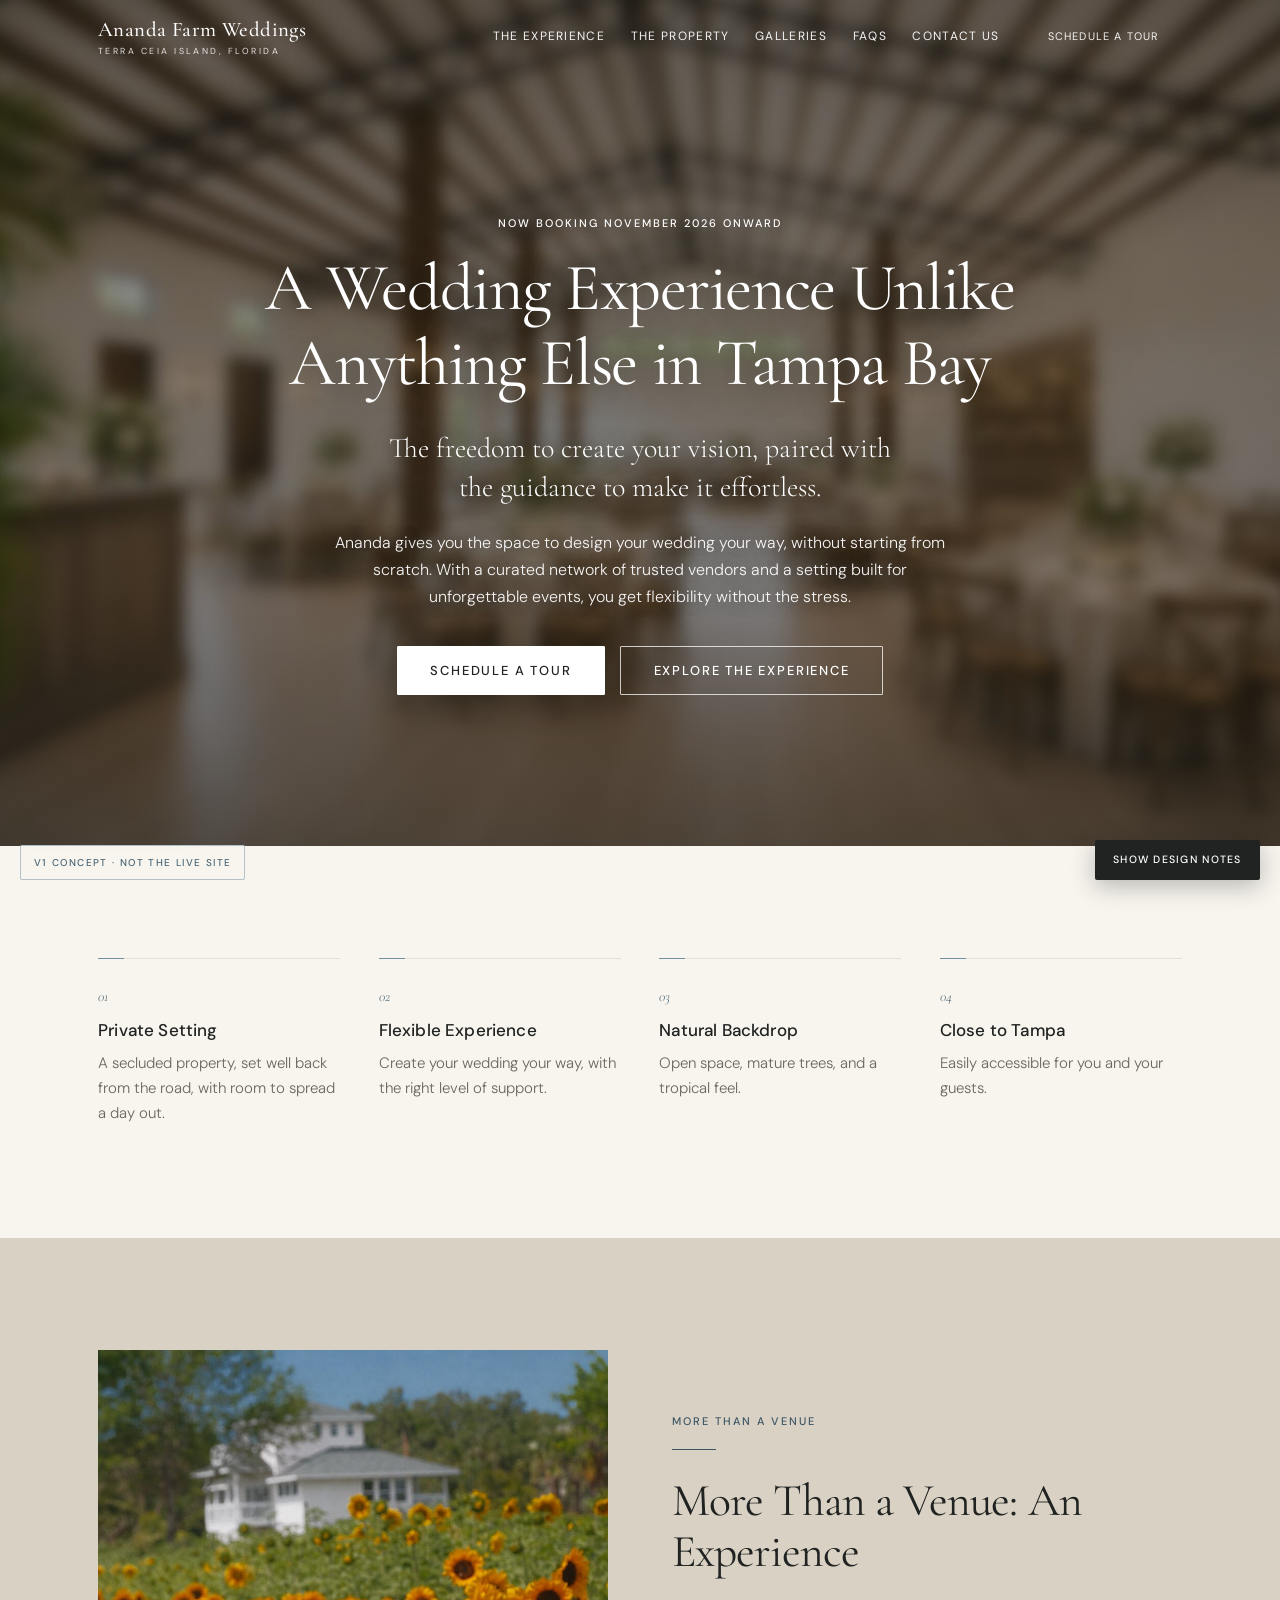
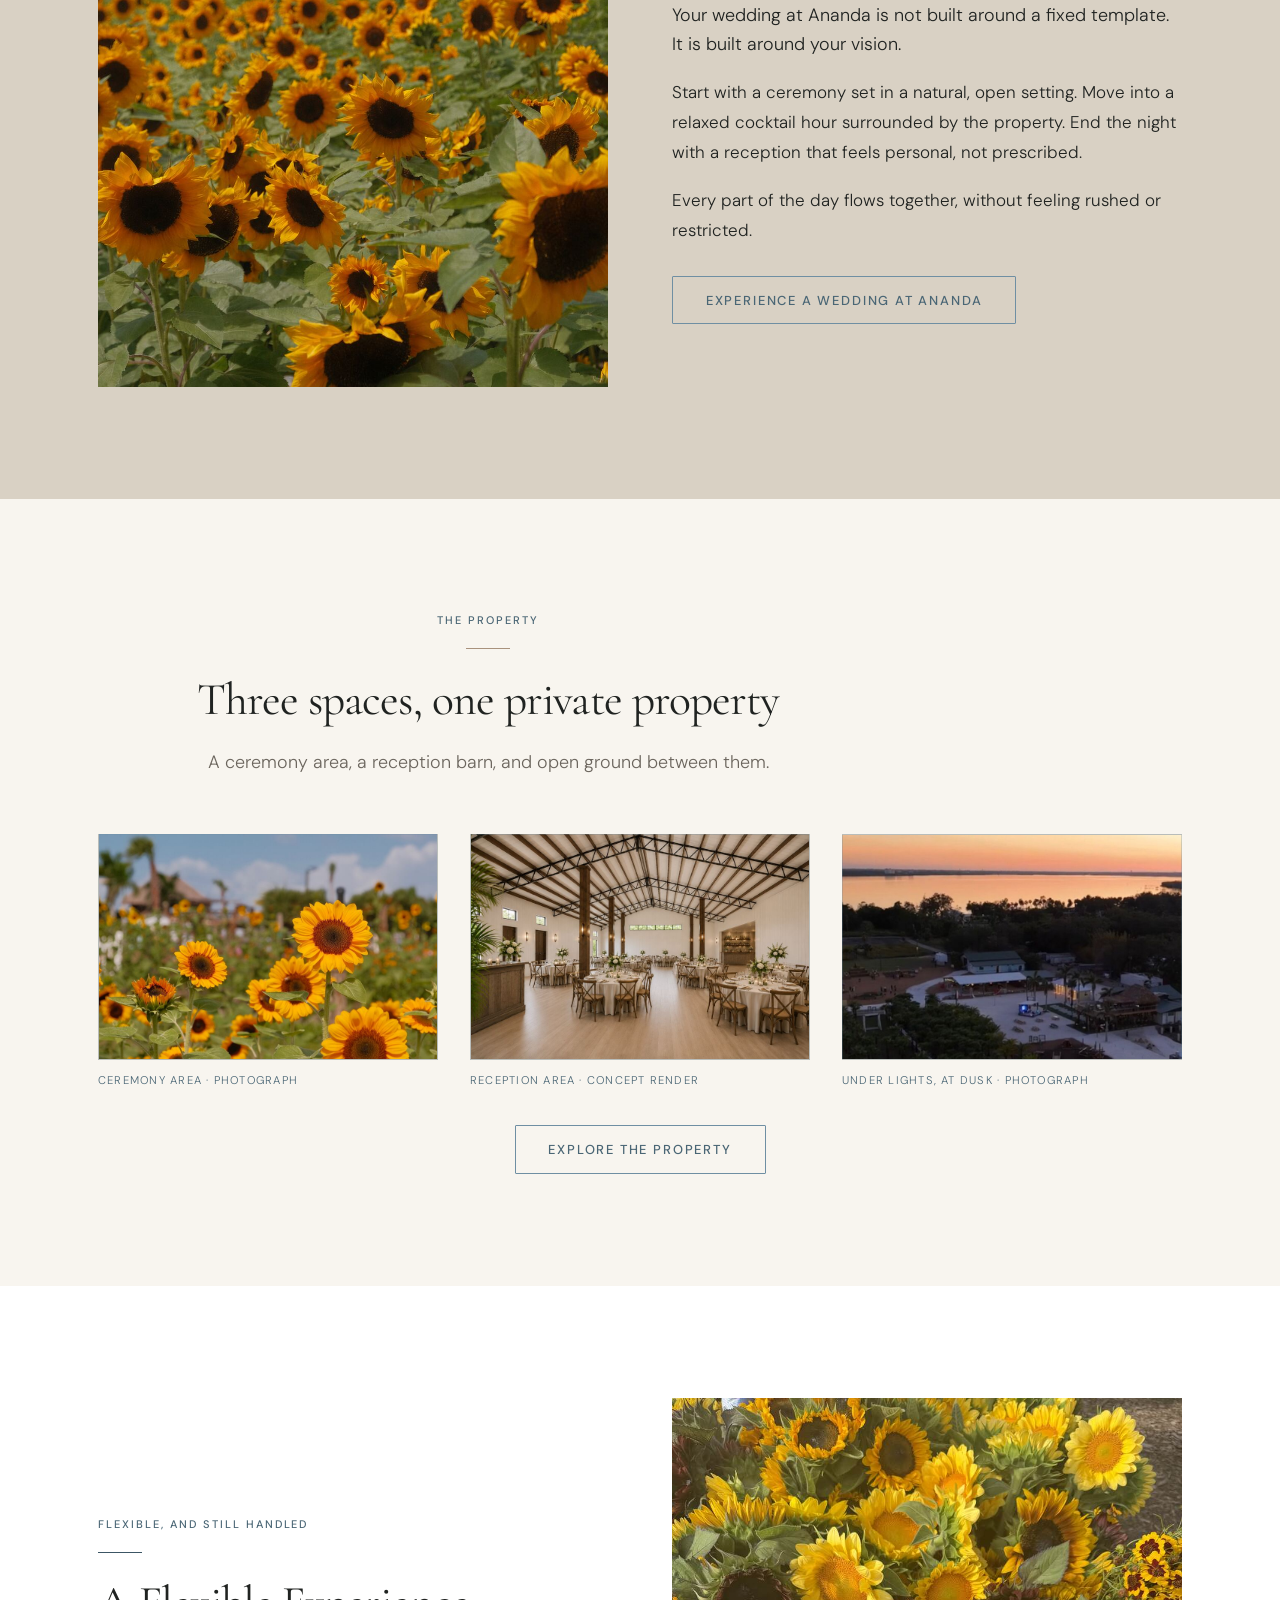
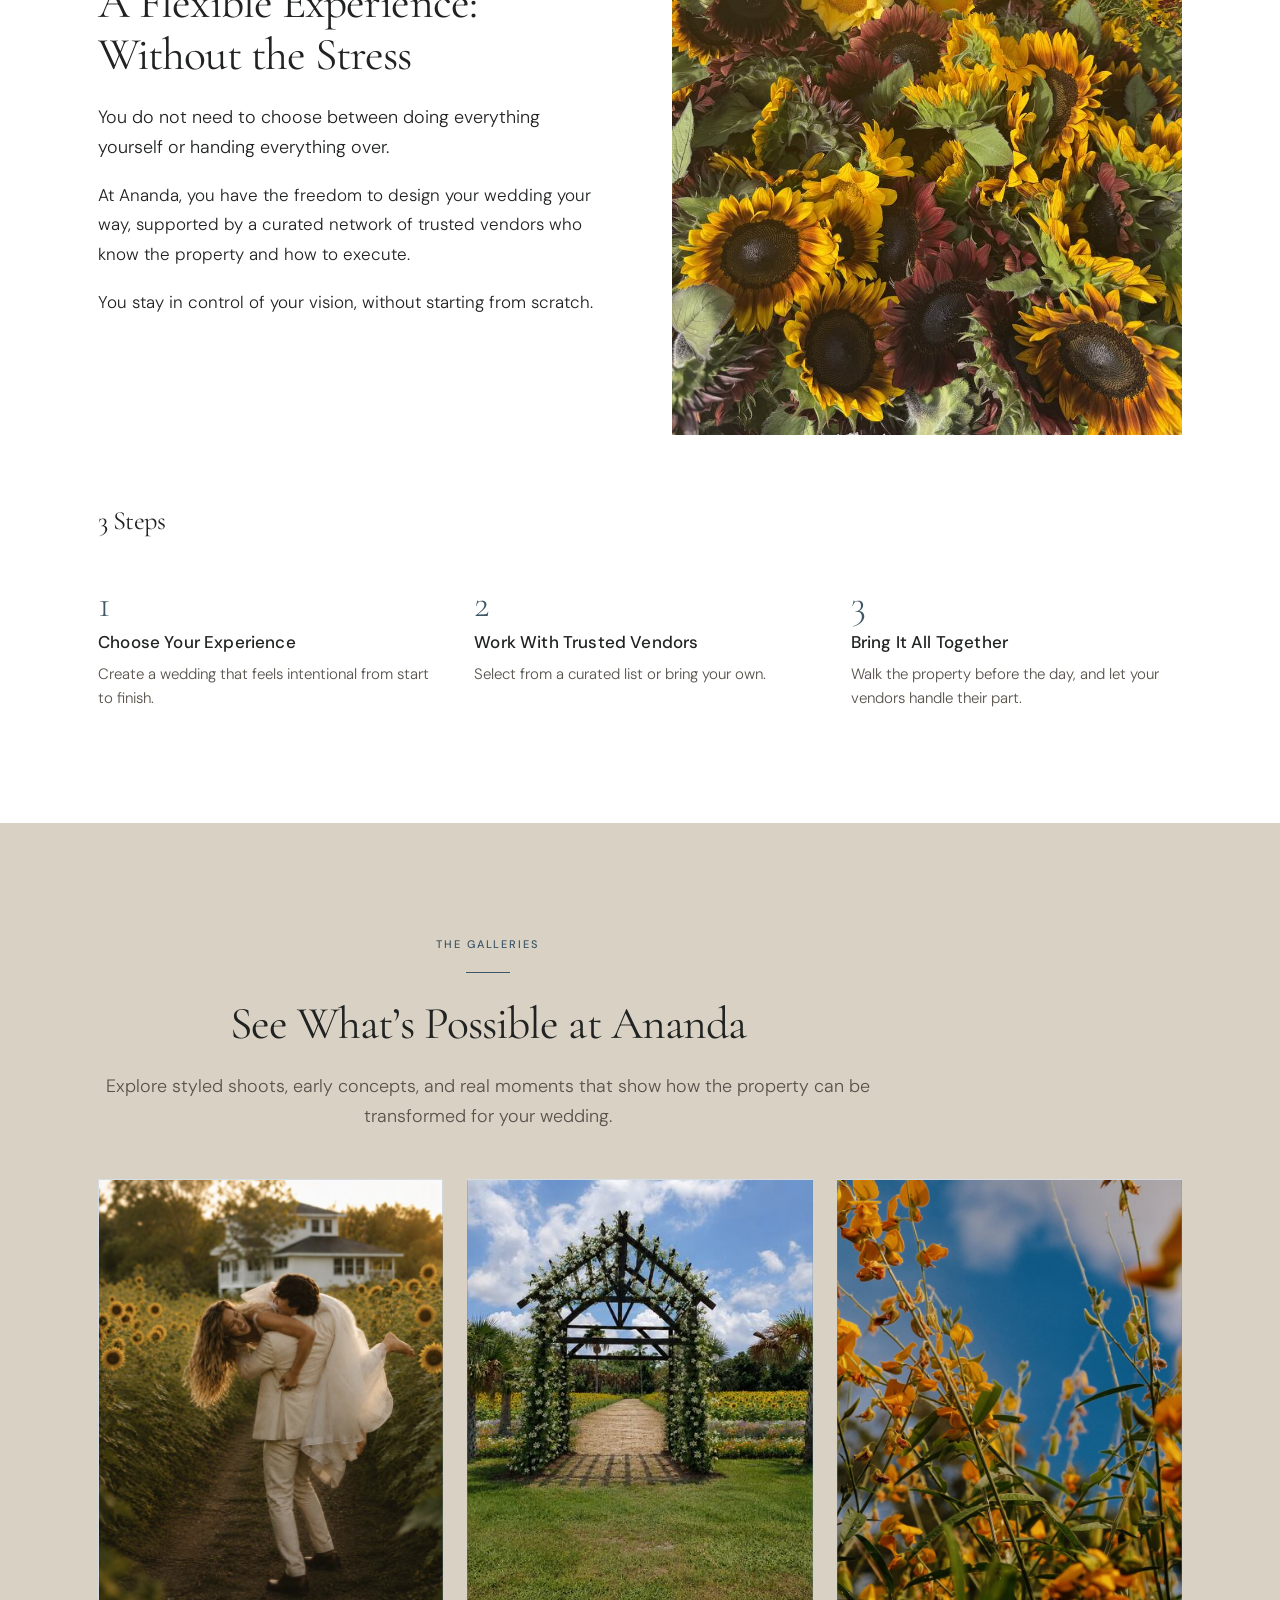
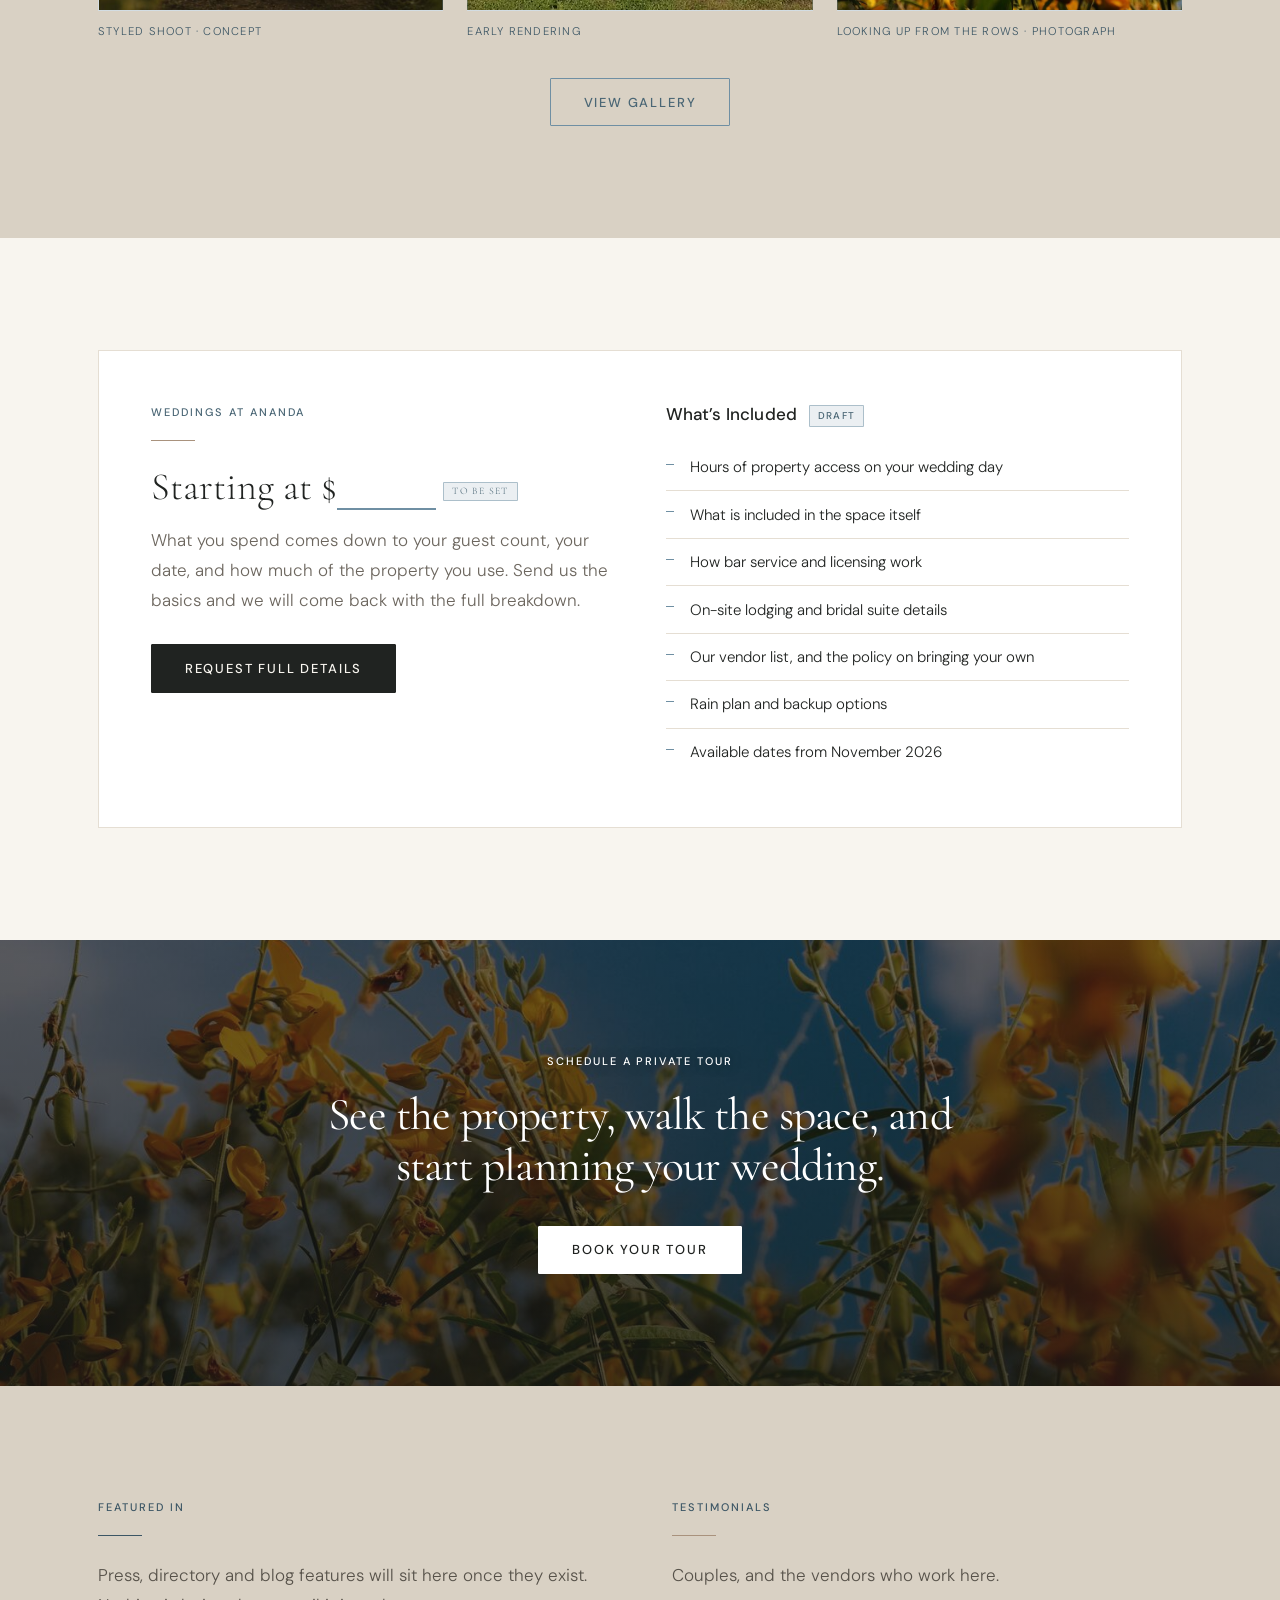
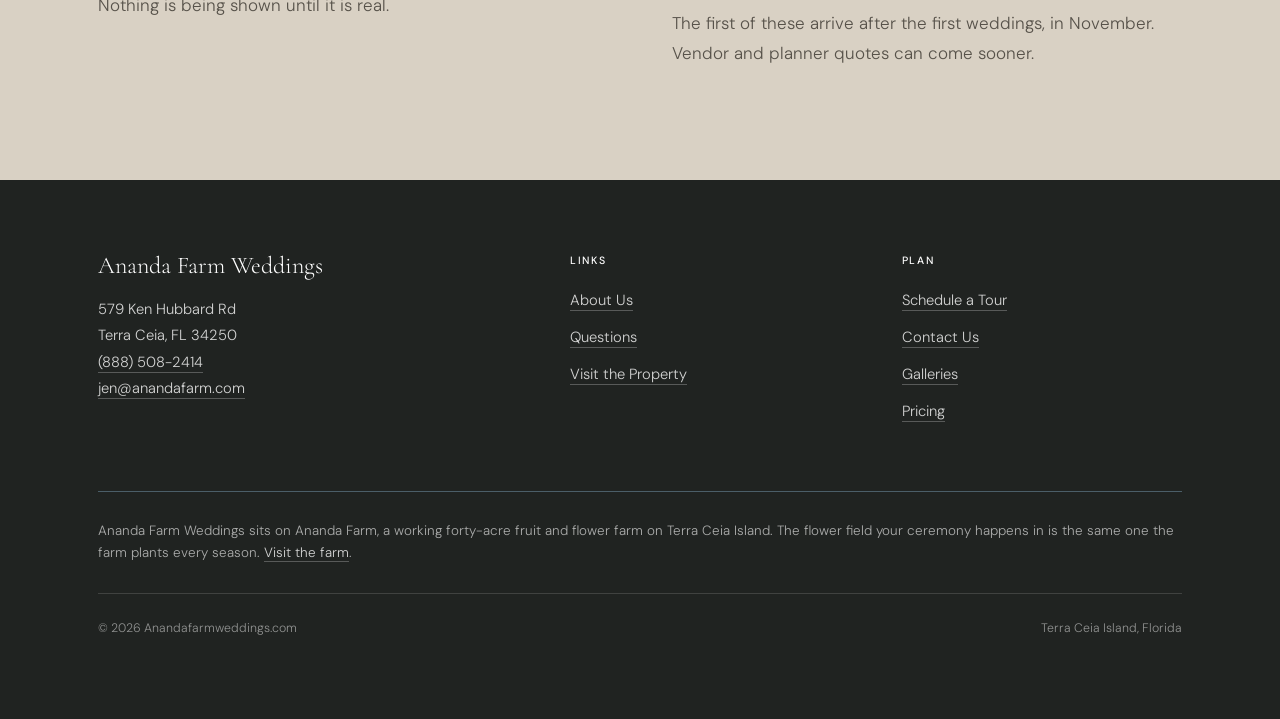
<file: index.html>
<!DOCTYPE html>
<html lang="en">
<head>
<meta charset="utf-8">
<meta name="viewport" content="width=device-width, initial-scale=1">
<title>A Wedding Experience Unlike Anything Else in Tampa Bay | Ananda Farm Weddings</title>
<meta name="description" content="Ananda gives you the space to design your wedding your way, without starting from scratch. A private farm setting on Terra Ceia Island. Now booking November 2026 onward.">

<!-- KEEP THIS TAG WHILE THIS SITS ON A PUBLIC REVIEW URL.
     Without it Google can index the concept, which would compete with the
     real site under the Ananda brand. Delete only at launch. -->
<meta name="robots" content="noindex, nofollow">

<link rel="preconnect" href="https://fonts.googleapis.com">
<link rel="preconnect" href="https://fonts.gstatic.com" crossorigin>
<link href="https://fonts.googleapis.com/css2?family=Cormorant+Garamond:ital,wght@0,300;0,400;0,500;1,300;1,400&family=DM+Sans:ital,opsz,wght@0,9..40,300;0,9..40,400;0,9..40,500;1,9..40,400&display=swap" rel="stylesheet">
<link rel="stylesheet" href="assets/style.css">
</head>
<body class="no-anno">

<!-- ============================ HEADER ============================
     Shared across all pages. Generated from build.py so the eight pages
     cannot drift apart.
     ================================================================ -->
<header class="site-header" id="siteHeader">
  <div class="header-inner">
    <a href="index.html" class="brand">Ananda Farm Weddings<small>Terra Ceia Island, Florida</small></a>
    <button class="nav-toggle" id="navToggle" aria-expanded="false" aria-controls="primaryNav" aria-label="Open menu">
      <svg width="24" height="16" viewBox="0 0 24 16" fill="none" aria-hidden="true"><path d="M0 1h24M0 8h24M0 15h24" stroke="currentColor" stroke-width="1.4"/></svg>
    </button>
    <nav class="nav" id="primaryNav" aria-label="Primary">
      <a href="experience.html">The Experience</a>
      <a href="the-property.html">The Property</a>
      <a href="galleries.html">Galleries</a>
      <a href="faqs.html">FAQs</a>
      <a href="contact.html">Contact Us</a>
      <a href="tours.html" class="btn btn--onDark">Schedule a Tour</a>
    </nav>
  </div>
</header>

<!-- ============================ HERO ============================
     Live skeleton order: H1, subhead, intro paragraph, then CTAs.
     ============================================================== -->
<section class="hero" id="hero">
  <div class="hero__bg" role="img" aria-label="The reception barn at Ananda Farm, shown softly out of focus: black iron trusses, timber columns, whitewashed oak floors and round tables set for dinner."></div>
  <div class="hero__scrim"></div>
  <div class="hero__inner">
    <span class="eyebrow eyebrow--light">Now booking November 2026 onward</span>
    <h1>A Wedding Experience Unlike Anything Else in Tampa Bay</h1>
    <p class="hero__sub">The freedom to create your vision, paired with the guidance to make it effortless.</p>
    <p class="hero__body">Ananda gives you the space to design your wedding your way, without starting from scratch. With a curated network of trusted vendors and a setting built for unforgettable events, you get flexibility without the stress.</p>
    <div class="hero__actions">
      <a href="tours.html" class="btn btn--onPhoto">Schedule a Tour</a>
      <a href="experience.html" class="btn btn--onDark">Explore the Experience</a>
    </div>
  </div>
</section>

<div class="wrap"><div class="anno"><strong>Eight pages, built from your developer&rsquo;s Phase 3 wireframe.</strong> Section order and copy come from the live site and the wireframe; palette and type come from the color doc. Every link in the nav and footer now goes somewhere real, so you can click through the whole site.<br><br><strong>Three deliberate changes to the live wording, consistent across all pages.</strong> Em dashes are replaced with commas and colons, because the brand voice guide bans them. The headline says Tampa Bay rather than Tampa. And the first value prop no longer claims &ldquo;one event at a time,&rdquo; since you asked me to drop that claim; it is your strongest differentiator, so it is worth restoring if you can commit to it.</div></div>

<!-- ============================ FOUR PROPS ============================ -->
<section class="props" id="experience">
  <div class="wrap">
    <div class="props__grid">
      <div class="prop"><span class="prop__num">01</span><h4>Private Setting</h4>
        <p>A secluded property, set well back from the road, with room to spread a day out.</p></div>
      <div class="prop"><span class="prop__num">02</span><h4>Flexible Experience</h4>
        <p>Create your wedding your way, with the right level of support.</p></div>
      <div class="prop"><span class="prop__num">03</span><h4>Natural Backdrop</h4>
        <p>Open space, mature trees, and a tropical feel.</p></div>
      <div class="prop"><span class="prop__num">04</span><h4>Close to Tampa</h4>
        <p>Easily accessible for you and your guests.</p></div>
    </div>
  </div>
</section>

<!-- ============================ MORE THAN A VENUE ============================ -->
<section class="band">
  <div class="wrap">
    <div class="split">
      <div class="split__media">
        <img src="assets/img/field-house.jpg" alt="Rows of sunflowers in bloom across the field, with the white farmhouse and oak canopy behind them under a deep blue sky." width="1000" height="1245" loading="lazy">
      </div>
      <div>
        <span class="eyebrow">More than a venue</span>
        <hr class="rule rule--blue">
        <h2>More Than a Venue: An Experience</h2>
        <p class="lede">Your wedding at Ananda is not built around a fixed template. It is built around your vision.</p>
        <p>Start with a ceremony set in a natural, open setting. Move into a relaxed cocktail hour surrounded by the property. End the night with a reception that feels personal, not prescribed.</p>
        <p>Every part of the day flows together, without feeling rushed or restricted.</p>
        <div class="btn-row" style="margin-top:1.9rem">
          <a href="experience.html" class="btn btn--secondary">Experience a Wedding at Ananda</a>
        </div>
      </div>
    </div>
  </div>
</section>

<!-- ============================ THREE-UP IMAGES ============================ -->
<section id="property">
  <div class="wrap">
    <div class="wrap--narrow center" style="padding-inline:0">
      <span class="eyebrow">The property</span>
      <hr class="rule rule--center">
      <h2>Three spaces, one private property</h2>
      <p class="lede muted">A ceremony area, a reception barn, and open ground between them.</p>
    </div>
    <div class="trio">
      <figure><span class="shot shot--ceremony" role="img" aria-label="Sunflowers in bloom with the pavilion, sabal palms and open sky beyond, photographed at Ananda Farm."></span>
        <figcaption>Ceremony area &middot; photograph</figcaption></figure>
      <figure><span class="shot shot--reception" role="img" aria-label="Interior of the reception barn: white walls, black iron trusses, whitewashed oak floors and set tables."></span>
        <figcaption>Reception area &middot; concept render</figcaption></figure>
      <figure><span class="shot shot--aerial" role="img" aria-label="Ananda Farm from the air at sunset, with lit structures, sabal palms and the bay behind the tree line."></span>
        <figcaption>Under lights, at dusk &middot; photograph</figcaption></figure>
    </div>
    <div class="btn-row btn-row--center" style="margin-top:2.25rem">
      <a href="the-property.html" class="btn btn--secondary">Explore the Property</a>
    </div>
    <div class="wrap"><div class="anno"><strong>Two photographs and one render.</strong> Ceremony and dusk are real; the barn is a render because it is not finished. Captions say which is which only in image rows, which is the honest minimum without labelling the whole site.<br><br><strong>To verify:</strong> the dusk photo shows the bay behind the tree line. Confirm guests can see water from the ground. If they can, it belongs in the hero rather than a caption.</div></div>
  </div>
</section>

<!-- ============================ FLEXIBLE EXPERIENCE ============================ -->
<section class="band band--surface">
  <div class="wrap">
    <div class="split split--flip">
      <div class="split__media">
        <img src="assets/img/bouquets.jpg" alt="An armful of cut sunflowers in yellow, bronze and deep burgundy after harvest." width="860" height="1075" loading="lazy">
      </div>
      <div>
        <span class="eyebrow">Flexible, and still handled</span>
        <hr class="rule rule--blue">
        <h2>A Flexible Experience: Without the Stress</h2>
        <p class="lede">You do not need to choose between doing everything yourself or handing everything over.</p>
        <p>At Ananda, you have the freedom to design your wedding your way, supported by a curated network of trusted vendors who know the property and how to execute.</p>
        <p>You stay in control of your vision, without starting from scratch.</p>
      </div>
    </div>
    <div class="wrap--narrow" style="padding-inline:0;margin-top:clamp(3rem,6vw,4.5rem)">
      <h3 style="margin-bottom:.2em">3 Steps</h3>
    </div>
    <div class="steps">
      <div class="step"><span class="step__n">1</span><h4>Choose Your Experience</h4>
        <p>Create a wedding that feels intentional from start to finish.</p></div>
      <div class="step"><span class="step__n">2</span><h4>Work With Trusted Vendors</h4>
        <p>Select from a curated list or bring your own.</p></div>
      <div class="step"><span class="step__n">3</span><h4>Bring It All Together</h4>
        <p>Walk the property before the day, and let your vendors handle their part.</p></div>
    </div>
    <div class="wrap"><div class="anno"><strong>Step 3 is rewritten.</strong> On the live site steps 1 and 3 carry identical text, which reads as a copy-paste slip rather than deliberate repetition. Replace this with whatever step 3 actually is.</div></div>
  </div>
</section>

<!-- ============================ SEE WHAT IS POSSIBLE ============================ -->
<section class="band" id="galleries">
  <div class="wrap">
    <div class="wrap--narrow center" style="padding-inline:0">
      <span class="eyebrow">The galleries</span>
      <hr class="rule rule--center rule--blue">
      <h2>See What&rsquo;s Possible at Ananda</h2>
      <p class="lede muted">Explore styled shoots, early concepts, and real moments that show how the property can be transformed for your wedding.</p>
    </div>
    <div class="gtiles">
      <figure><span class="tile tile--couple" role="img" aria-label="Concept image of a couple in a row of sunflowers at golden hour."></span>
        <figcaption>Styled shoot &middot; concept</figcaption></figure>
      <figure><span class="tile tile--pergola" role="img" aria-label="Concept rendering of the ceremony pergola framed by sabal palms."></span>
        <figcaption>Early rendering</figcaption></figure>
      <figure><span class="tile tile--sunnhemp" role="img" aria-label="Tall yellow blooms photographed from below against a blue sky with scattered cloud."></span>
        <figcaption>Looking up from the rows &middot; photograph</figcaption></figure>
    </div>
    <div class="btn-row btn-row--center" style="margin-top:2.25rem">
      <a href="galleries.html" class="btn btn--secondary">View Gallery</a>
    </div>
  </div>
</section>

<!-- ============================ PRICING ============================ -->
<section id="pricing">
  <div class="wrap">
    <div class="pricing__card">
      <div>
        <span class="eyebrow">Weddings at Ananda</span>
        <hr class="rule">
        <p class="price">Starting at $<span class="blank">&nbsp;</span><span class="tbd">To be set</span></p>
        <p class="muted" style="margin-top:1rem">What you spend comes down to your guest count, your date, and how much of the property you use. Send us the basics and we will come back with the full breakdown.</p>
        <div class="btn-row" style="margin-top:1.8rem">
          <a href="pricing.html" class="btn btn--primary">Request Full Details</a>
        </div>
      </div>
      <div>
        <h4 style="margin-bottom:1.05rem">What&rsquo;s Included <span class="tbd">Draft</span></h4>
        <ul class="incl">
          <li>Hours of property access on your wedding day</li>
          <li>What is included in the space itself</li>
          <li>How bar service and licensing work</li>
          <li>On-site lodging and bridal suite details</li>
          <li>Our vendor list, and the policy on bringing your own</li>
          <li>Rain plan and backup options</li>
          <li>Available dates from November 2026</li>
        </ul>
      </div>
    </div>
  </div>
</section>

<!-- ============================ TOUR BANNER ============================ -->
<section class="tour" id="tour">
  <div class="tour__bg" role="img" aria-label="Tall yellow blooms photographed from below against a blue sky with scattered cloud."></div>
  <div class="tour__scrim"></div>
  <div class="wrap wrap--narrow">
    <span class="eyebrow eyebrow--light">Schedule a private tour</span>
    <h2>See the property, walk the space, and start planning your wedding.</h2>
    <div class="btn-row btn-row--center" style="margin-top:2.1rem">
      <a href="tours.html" class="btn btn--onPhoto">Book Your Tour</a>
    </div>
  </div>
</section>

<!-- ============================ PROOF ============================ -->
<section class="band" id="contact">
  <div class="wrap">
    <div class="proof">
      <div>
        <span class="eyebrow">Featured in</span>
        <hr class="rule rule--blue">
        <p class="muted">Press, directory and blog features will sit here once they exist. Nothing is being shown until it is real.</p>
      </div>
      <div>
        <span class="eyebrow">Testimonials</span>
        <hr class="rule">
        <p class="muted">Couples, and the vendors who work here.</p>
        <p class="muted">The first of these arrive after the first weddings, in November. Vendor and planner quotes can come sooner.</p>
      </div>
    </div>
    <div class="wrap"><div class="anno"><strong>You cut Featured In earlier and it is back, because it is in the skeleton.</strong> My advice is unchanged: remove both of these from the live page until there is real content. An empty press row and a placeholder quote undercut a premium venue more than having neither.</div></div>
  </div>
</section>

<!-- ============================ FOOTER ============================ -->
<footer class="site-footer">
  <div class="wrap">
    <div class="footer__grid">
      <div>
        <div class="footer__brand">Ananda Farm Weddings</div>
        <p class="footer__meta">
          579 Ken Hubbard Rd<br>
          Terra Ceia, FL 34250<br>
          <a href="tel:+18885082414">(888) 508-2414</a><br>
          <a href="mailto:jen@anandafarm.com">jen@anandafarm.com</a>
        </p>
      </div>
      <div>
        <h5>Links</h5>
        <ul>
          <li><a href="about.html">About Us</a></li>
          <li><a href="faqs.html">Questions</a></li>
          <li><a href="tours.html">Visit the Property</a></li>
        </ul>
      </div>
      <div>
        <h5>Plan</h5>
        <ul>
          <li><a href="tours.html">Schedule a Tour</a></li>
          <li><a href="contact.html">Contact Us</a></li>
          <li><a href="galleries.html">Galleries</a></li>
          <li><a href="pricing.html">Pricing</a></li>
        </ul>
      </div>
    </div>

    <div class="footer__farm">
      Ananda Farm Weddings sits on Ananda Farm, a working forty-acre fruit and flower farm on Terra Ceia Island.
      The flower field your ceremony happens in is the same one the farm plants every season.
      <a href="https://anandafarm.com">Visit the farm</a>.
    </div>

    <div class="footer__bottom">
      <span>&copy; 2026 Anandafarmweddings.com</span>
      <span>Terra Ceia Island, Florida</span>
    </div>
  </div>
</footer>

<span class="concept-tag">V1 concept &middot; not the live site</span>
<button class="anno-toggle" id="annoToggle" aria-pressed="false">Show design notes</button>

<script>
(function () {
  'use strict';
  var header = document.getElementById('siteHeader');
  var hasHero = !!document.querySelector('.hero, .phero');
  function threshold() { return hasHero ? Math.max(120, window.innerHeight * 0.45) : 10; }
  var solidAfter = threshold();
  function onScroll(){ header.classList.toggle('is-solid', window.scrollY > solidAfter); }
  onScroll();
  window.addEventListener('scroll', onScroll, { passive: true });
  window.addEventListener('resize', function(){ solidAfter = threshold(); onScroll(); });

  var toggle = document.getElementById('navToggle');
  var nav = document.getElementById('primaryNav');
  toggle.addEventListener('click', function(){
    var open = nav.classList.toggle('is-open');
    toggle.setAttribute('aria-expanded', String(open));
    toggle.setAttribute('aria-label', open ? 'Close menu' : 'Open menu');
    if (open) header.classList.add('is-solid'); else onScroll();
  });
  nav.addEventListener('click', function(e){
    if (e.target.tagName === 'A' && nav.classList.contains('is-open')) {
      nav.classList.remove('is-open');
      toggle.setAttribute('aria-expanded', 'false');
      onScroll();
    }
  });

  var annoToggle = document.getElementById('annoToggle');
  annoToggle.addEventListener('click', function(){
    var hidden = document.body.classList.toggle('no-anno');
    annoToggle.textContent = hidden ? 'Show design notes' : 'Hide design notes';
    annoToggle.setAttribute('aria-pressed', String(!hidden));
  });

  var form = document.getElementById('inquiryForm');
  if (form) {
    form.addEventListener('submit', function(e){
      e.preventDefault();
      var name = document.getElementById('fname'), email = document.getElementById('femail');
      if (!name.value.trim()) { name.focus(); return; }
      if (!email.value.trim()) { email.focus(); return; }
      var box = document.getElementById('confirmBox');
      box.classList.add('is-shown');
      box.scrollIntoView({ behavior: 'smooth', block: 'center' });
    });
  }
})();
</script>
</body>
</html>
</file>
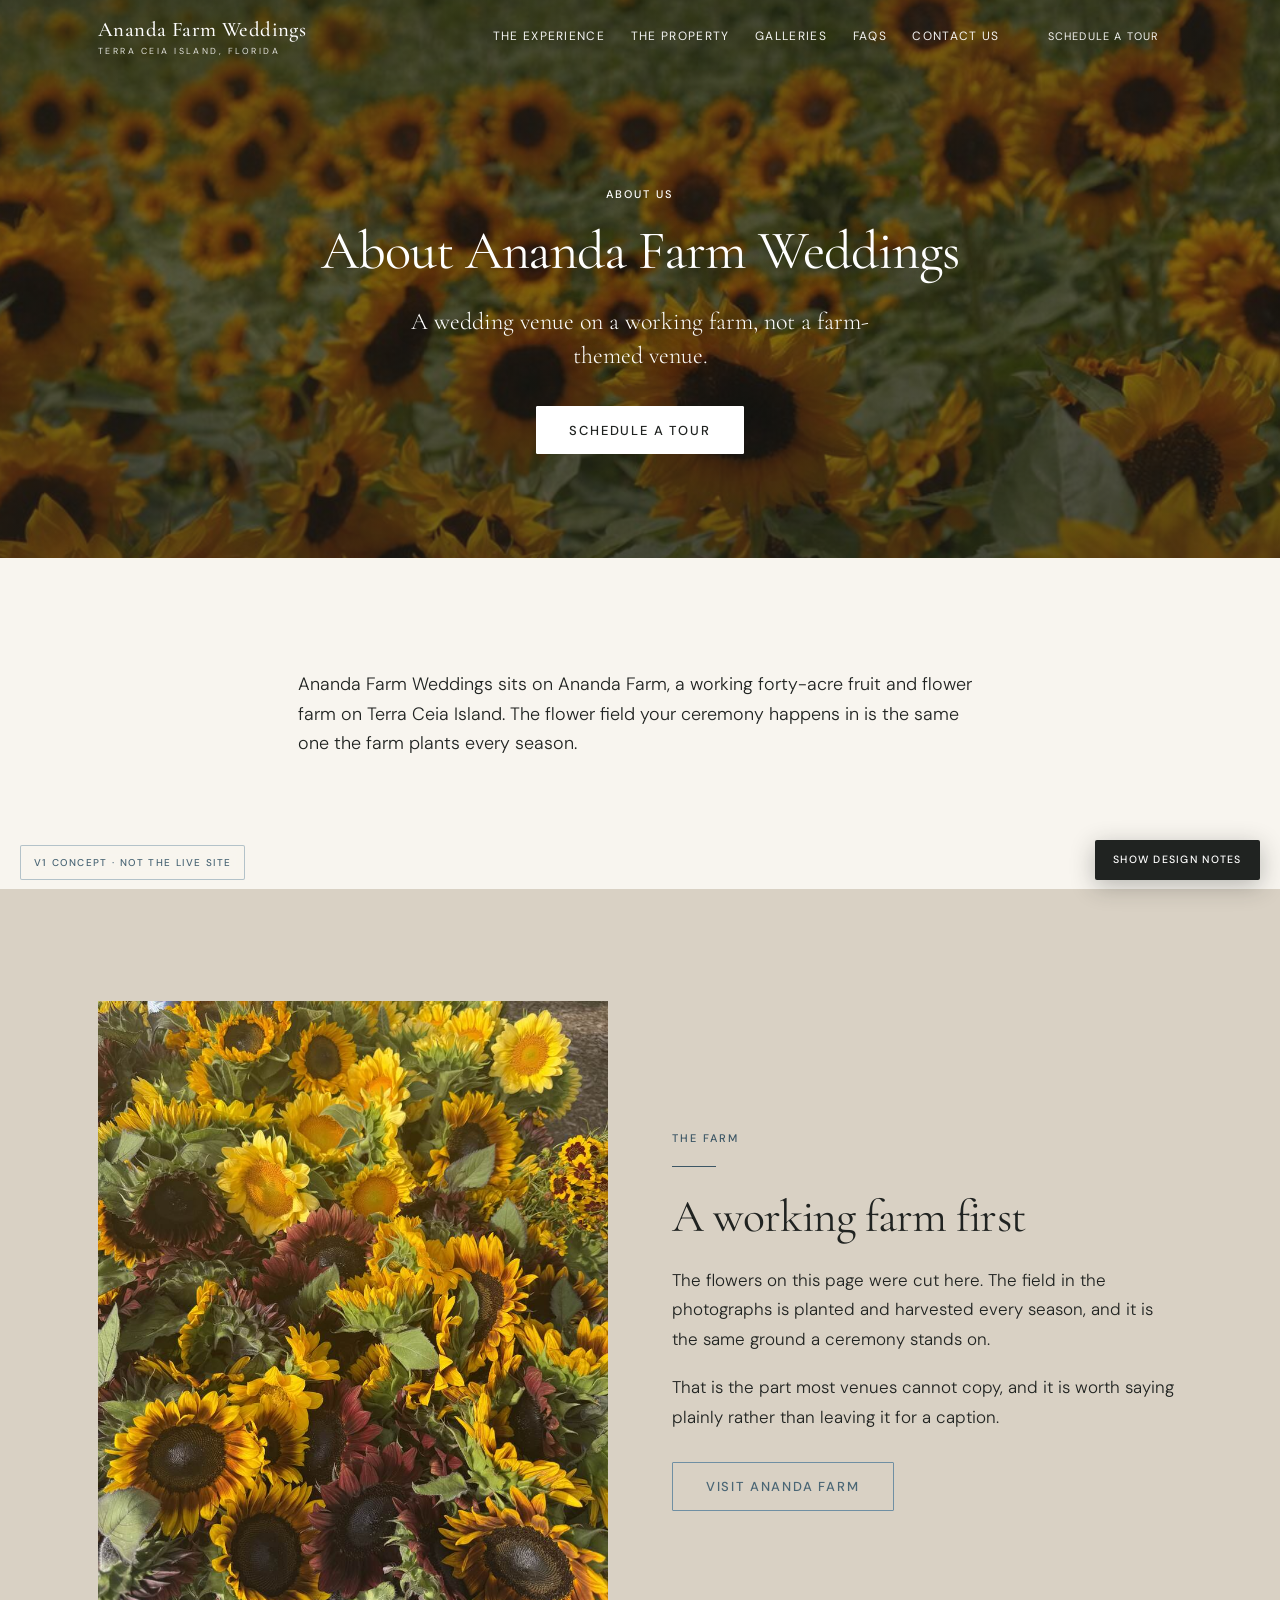
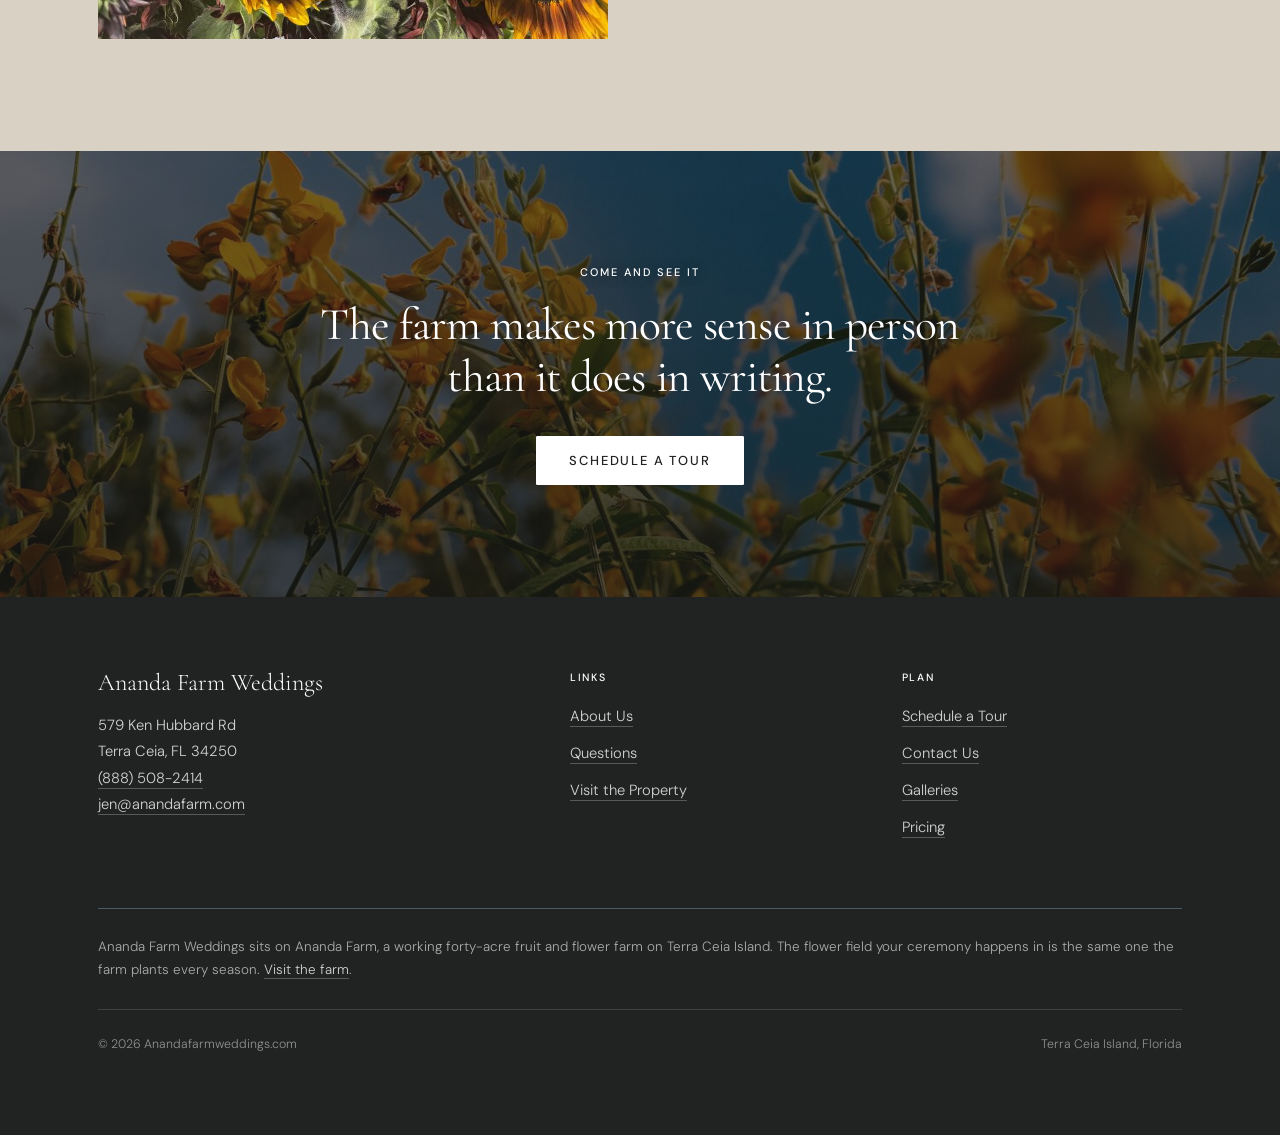
<file: about.html>
<!DOCTYPE html>
<html lang="en">
<head>
<meta charset="utf-8">
<meta name="viewport" content="width=device-width, initial-scale=1">
<title>About Ananda Farm Weddings | Ananda Farm Weddings</title>
<meta name="description" content="Ananda Farm Weddings sits on a working forty-acre fruit and flower farm on Terra Ceia Island, Florida.">

<!-- KEEP THIS TAG WHILE THIS SITS ON A PUBLIC REVIEW URL.
     Without it Google can index the concept, which would compete with the
     real site under the Ananda brand. Delete only at launch. -->
<meta name="robots" content="noindex, nofollow">

<link rel="preconnect" href="https://fonts.googleapis.com">
<link rel="preconnect" href="https://fonts.gstatic.com" crossorigin>
<link href="https://fonts.googleapis.com/css2?family=Cormorant+Garamond:ital,wght@0,300;0,400;0,500;1,300;1,400&family=DM+Sans:ital,opsz,wght@0,9..40,300;0,9..40,400;0,9..40,500;1,9..40,400&display=swap" rel="stylesheet">
<link rel="stylesheet" href="assets/style.css">
</head>
<body class="no-anno">

<!-- ============================ HEADER ============================
     Shared across all pages. Generated from build.py so the eight pages
     cannot drift apart.
     ================================================================ -->
<header class="site-header" id="siteHeader">
  <div class="header-inner">
    <a href="index.html" class="brand">Ananda Farm Weddings<small>Terra Ceia Island, Florida</small></a>
    <button class="nav-toggle" id="navToggle" aria-expanded="false" aria-controls="primaryNav" aria-label="Open menu">
      <svg width="24" height="16" viewBox="0 0 24 16" fill="none" aria-hidden="true"><path d="M0 1h24M0 8h24M0 15h24" stroke="currentColor" stroke-width="1.4"/></svg>
    </button>
    <nav class="nav" id="primaryNav" aria-label="Primary">
      <a href="experience.html">The Experience</a>
      <a href="the-property.html">The Property</a>
      <a href="galleries.html">Galleries</a>
      <a href="faqs.html">FAQs</a>
      <a href="contact.html">Contact Us</a>
      <a href="tours.html" class="btn btn--onDark">Schedule a Tour</a>
    </nav>
  </div>
</header>


<!-- ============================ PAGE HERO ============================ -->
<section class="phero">
  <div class="phero__bg phero__bg--field" role="img" aria-label="Rows of sunflowers in bloom across the field, with the white farmhouse and oak canopy behind them under a deep blue sky."></div>
  <div class="phero__scrim"></div>
  <div class="phero__inner">
    <span class="eyebrow eyebrow--light">About us</span>
    <h1>About Ananda Farm Weddings</h1>
    <p class="phero__sub">A wedding venue on a working farm, not a farm-themed venue.</p>
    <div class="btn-row btn-row--center">
      <a href="tours.html" class="btn btn--onPhoto">Schedule a Tour</a>
    </div>
  </div>
</section>

<section>
  <div class="wrap wrap--narrow">
    <p class="lede">Ananda Farm Weddings sits on Ananda Farm, a working forty-acre fruit and flower farm on Terra Ceia Island. The flower field your ceremony happens in is the same one the farm plants every season.</p>
    <div class="wrap"><div class="anno"><strong>This page is almost entirely placeholder, and it is the one page I cannot write for you.</strong> The live <code>/about-us/</code> page is empty, and an About page is where a family-run venue either earns trust or reads like every other listing.<br><br>What belongs here, roughly in order of value: why you started hosting weddings, who Jen and Chris are, a photograph of the two of you, what the farm was before it was a venue, and what you want a couple&rsquo;s day to feel like. Two or three honest paragraphs in your own words will beat anything I could draft.<br><br>Your brand voice guide also has a specific rule here worth knowing: content about Kristy Boss needs ownership approval before publication, and her story is not a marketing device. If the farm&rsquo;s origin belongs on this page, that approval comes first.</div></div>
  </div>
</section>

<section class="band">
  <div class="wrap">
    <div class="split">
      <div class="split__media">
        <img src="assets/img/bouquets.jpg" alt="An armful of cut sunflowers in yellow, bronze and deep burgundy after harvest." width="860" height="1075" loading="lazy">
      </div>
      <div>
        <span class="eyebrow">The farm</span>
        <hr class="rule rule--blue">
        <h2>A working farm first</h2>
        <p>The flowers on this page were cut here. The field in the photographs is planted and harvested every season, and it is the same ground a ceremony stands on.</p>
        <p>That is the part most venues cannot copy, and it is worth saying plainly rather than leaving it for a caption.</p>
        <div class="btn-row" style="margin-top:1.85rem">
          <a href="https://anandafarm.com" class="btn btn--secondary">Visit Ananda Farm</a>
        </div>
      </div>
    </div>
  </div>
</section>

<section class="tour">
  <div class="tour__bg" role="img" aria-label="Tall yellow blooms photographed from below against a blue sky with scattered cloud."></div>
  <div class="tour__scrim"></div>
  <div class="wrap wrap--narrow">
    <span class="eyebrow eyebrow--light">Come and see it</span>
    <h2>The farm makes more sense in person than it does in writing.</h2>
    <div class="btn-row btn-row--center" style="margin-top:2.1rem">
      <a href="tours.html" class="btn btn--onPhoto">Schedule a Tour</a>
    </div>
  </div>
</section>

<!-- ============================ FOOTER ============================ -->
<footer class="site-footer">
  <div class="wrap">
    <div class="footer__grid">
      <div>
        <div class="footer__brand">Ananda Farm Weddings</div>
        <p class="footer__meta">
          579 Ken Hubbard Rd<br>
          Terra Ceia, FL 34250<br>
          <a href="tel:+18885082414">(888) 508-2414</a><br>
          <a href="mailto:jen@anandafarm.com">jen@anandafarm.com</a>
        </p>
      </div>
      <div>
        <h5>Links</h5>
        <ul>
          <li><a href="about.html">About Us</a></li>
          <li><a href="faqs.html">Questions</a></li>
          <li><a href="tours.html">Visit the Property</a></li>
        </ul>
      </div>
      <div>
        <h5>Plan</h5>
        <ul>
          <li><a href="tours.html">Schedule a Tour</a></li>
          <li><a href="contact.html">Contact Us</a></li>
          <li><a href="galleries.html">Galleries</a></li>
          <li><a href="pricing.html">Pricing</a></li>
        </ul>
      </div>
    </div>

    <div class="footer__farm">
      Ananda Farm Weddings sits on Ananda Farm, a working forty-acre fruit and flower farm on Terra Ceia Island.
      The flower field your ceremony happens in is the same one the farm plants every season.
      <a href="https://anandafarm.com">Visit the farm</a>.
    </div>

    <div class="footer__bottom">
      <span>&copy; 2026 Anandafarmweddings.com</span>
      <span>Terra Ceia Island, Florida</span>
    </div>
  </div>
</footer>

<span class="concept-tag">V1 concept &middot; not the live site</span>
<button class="anno-toggle" id="annoToggle" aria-pressed="false">Show design notes</button>

<script>
(function () {
  'use strict';
  var header = document.getElementById('siteHeader');
  var hasHero = !!document.querySelector('.hero, .phero');
  function threshold() { return hasHero ? Math.max(120, window.innerHeight * 0.45) : 10; }
  var solidAfter = threshold();
  function onScroll(){ header.classList.toggle('is-solid', window.scrollY > solidAfter); }
  onScroll();
  window.addEventListener('scroll', onScroll, { passive: true });
  window.addEventListener('resize', function(){ solidAfter = threshold(); onScroll(); });

  var toggle = document.getElementById('navToggle');
  var nav = document.getElementById('primaryNav');
  toggle.addEventListener('click', function(){
    var open = nav.classList.toggle('is-open');
    toggle.setAttribute('aria-expanded', String(open));
    toggle.setAttribute('aria-label', open ? 'Close menu' : 'Open menu');
    if (open) header.classList.add('is-solid'); else onScroll();
  });
  nav.addEventListener('click', function(e){
    if (e.target.tagName === 'A' && nav.classList.contains('is-open')) {
      nav.classList.remove('is-open');
      toggle.setAttribute('aria-expanded', 'false');
      onScroll();
    }
  });

  var annoToggle = document.getElementById('annoToggle');
  annoToggle.addEventListener('click', function(){
    var hidden = document.body.classList.toggle('no-anno');
    annoToggle.textContent = hidden ? 'Show design notes' : 'Hide design notes';
    annoToggle.setAttribute('aria-pressed', String(!hidden));
  });

  var form = document.getElementById('inquiryForm');
  if (form) {
    form.addEventListener('submit', function(e){
      e.preventDefault();
      var name = document.getElementById('fname'), email = document.getElementById('femail');
      if (!name.value.trim()) { name.focus(); return; }
      if (!email.value.trim()) { email.focus(); return; }
      var box = document.getElementById('confirmBox');
      box.classList.add('is-shown');
      box.scrollIntoView({ behavior: 'smooth', block: 'center' });
    });
  }
})();
</script>
</body>
</html>
</file>
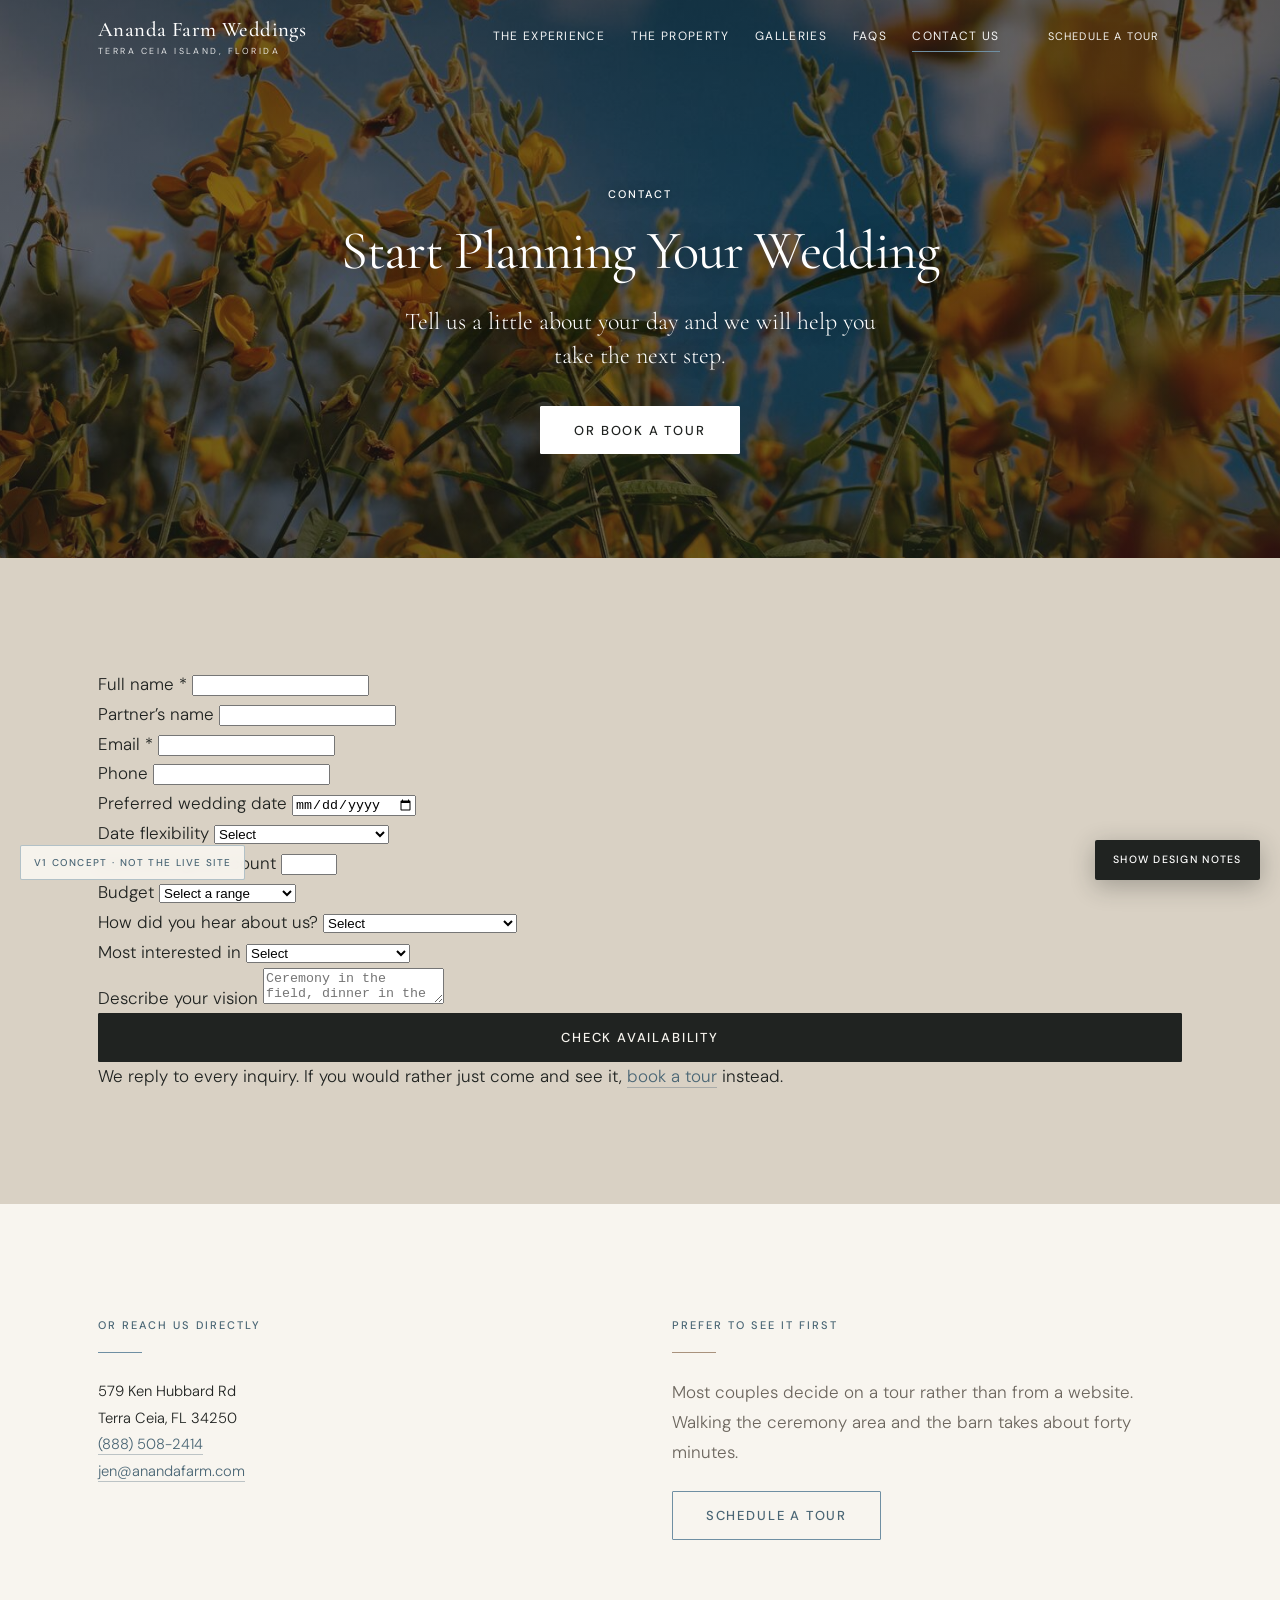
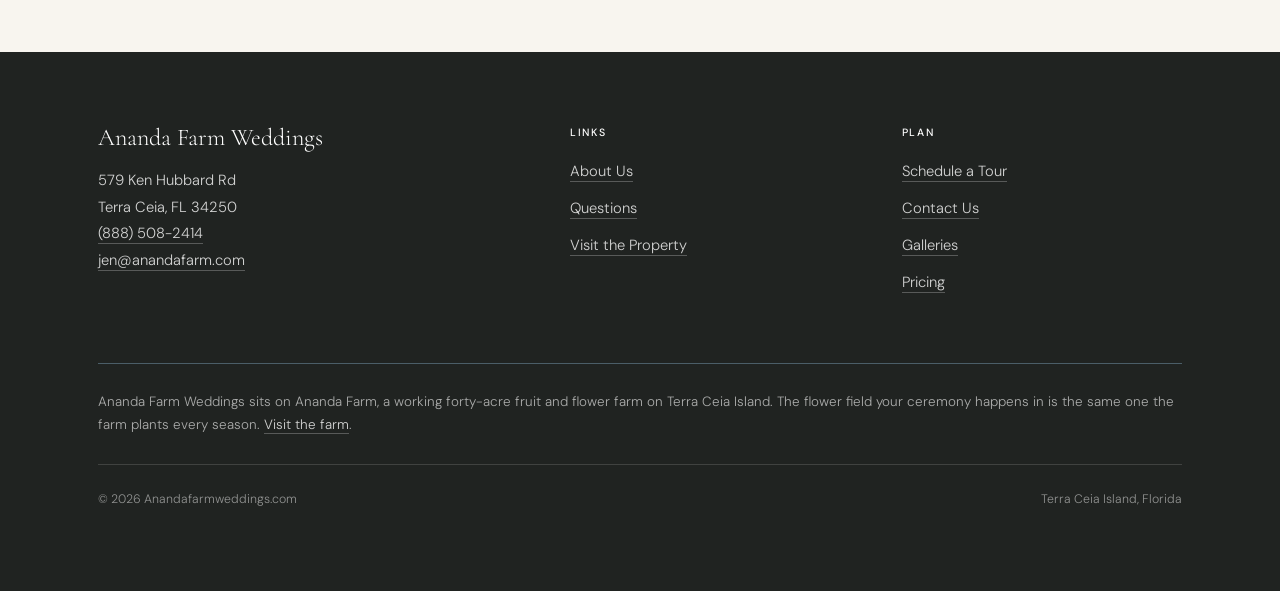
<file: contact.html>
<!DOCTYPE html>
<html lang="en">
<head>
<meta charset="utf-8">
<meta name="viewport" content="width=device-width, initial-scale=1">
<title>Start Planning Your Wedding | Ananda Farm Weddings</title>
<meta name="description" content="Tell us a little about your day and we will help you take the next step. Availability, pricing and next steps for weddings at Ananda Farm.">

<!-- KEEP THIS TAG WHILE THIS SITS ON A PUBLIC REVIEW URL.
     Without it Google can index the concept, which would compete with the
     real site under the Ananda brand. Delete only at launch. -->
<meta name="robots" content="noindex, nofollow">

<link rel="preconnect" href="https://fonts.googleapis.com">
<link rel="preconnect" href="https://fonts.gstatic.com" crossorigin>
<link href="https://fonts.googleapis.com/css2?family=Cormorant+Garamond:ital,wght@0,300;0,400;0,500;1,300;1,400&family=DM+Sans:ital,opsz,wght@0,9..40,300;0,9..40,400;0,9..40,500;1,9..40,400&display=swap" rel="stylesheet">
<link rel="stylesheet" href="assets/style.css">
</head>
<body class="no-anno">

<!-- ============================ HEADER ============================
     Shared across all pages. Generated from build.py so the eight pages
     cannot drift apart.
     ================================================================ -->
<header class="site-header" id="siteHeader">
  <div class="header-inner">
    <a href="index.html" class="brand">Ananda Farm Weddings<small>Terra Ceia Island, Florida</small></a>
    <button class="nav-toggle" id="navToggle" aria-expanded="false" aria-controls="primaryNav" aria-label="Open menu">
      <svg width="24" height="16" viewBox="0 0 24 16" fill="none" aria-hidden="true"><path d="M0 1h24M0 8h24M0 15h24" stroke="currentColor" stroke-width="1.4"/></svg>
    </button>
    <nav class="nav" id="primaryNav" aria-label="Primary">
      <a href="experience.html">The Experience</a>
      <a href="the-property.html">The Property</a>
      <a href="galleries.html">Galleries</a>
      <a href="faqs.html">FAQs</a>
      <a href="contact.html" aria-current="page">Contact Us</a>
      <a href="tours.html" class="btn btn--onDark">Schedule a Tour</a>
    </nav>
  </div>
</header>


<!-- ============================ PAGE HERO ============================ -->
<section class="phero">
  <div class="phero__bg phero__bg--sunnhemp" role="img" aria-label="Tall yellow blooms photographed from below against a blue sky with scattered cloud."></div>
  <div class="phero__scrim"></div>
  <div class="phero__inner">
    <span class="eyebrow eyebrow--light">Contact</span>
    <h1>Start Planning Your Wedding</h1>
    <p class="phero__sub">Tell us a little about your day and we will help you take the next step.</p>
    <div class="btn-row btn-row--center">
      <a href="tours.html" class="btn btn--onPhoto">Or Book a Tour</a>
    </div>
  </div>
</section>

<section class="band" id="inquire">
  <div class="wrap">
    <div class="form-shell">
      <form id="inquiryForm" novalidate>
        <div class="fgrid">
          <div class="field">
            <label for="fname">Full name <span class="req">*</span></label>
            <input type="text" id="fname" name="name" autocomplete="name" required>
          </div>
          <div class="field">
            <label for="fpartner">Partner&rsquo;s name</label>
            <input type="text" id="fpartner" name="partner">
          </div>
          <div class="field">
            <label for="femail">Email <span class="req">*</span></label>
            <input type="email" id="femail" name="email" autocomplete="email" required>
          </div>
          <div class="field">
            <label for="fphone">Phone</label>
            <input type="tel" id="fphone" name="phone" autocomplete="tel">
          </div>
          <div class="field">
            <label for="fdate">Preferred wedding date</label>
            <input type="date" id="fdate" name="date">
          </div>
          <div class="field">
            <label for="fflex">Date flexibility</label>
            <select id="fflex" name="flexibility">
              <option value="">Select</option>
              <option>That date only</option>
              <option>Flexible within the month</option>
              <option>Flexible within the season</option>
              <option>Still deciding</option>
            </select>
          </div>
          <div class="field">
            <label for="fguests">Estimated guest count</label>
            <input type="number" id="fguests" name="guests" min="1" max="500" inputmode="numeric">
          </div>
          <div class="field">
            <label for="fbudget">Budget</label>
            <select id="fbudget" name="budget">
              <option value="">Select a range</option>
              <option>Under $15,000</option>
              <option>$15,000 to $25,000</option>
              <option>$25,000 to $40,000</option>
              <option>$40,000 to $60,000</option>
              <option>$60,000 and above</option>
              <option>Not sure yet</option>
            </select>
          </div>
          <div class="field">
            <label for="fsource">How did you hear about us?</label>
            <select id="fsource" name="source">
              <option value="">Select</option>
              <option>Google search</option>
              <option>Instagram</option>
              <option>Facebook</option>
              <option>A vendor or planner</option>
              <option>Friend or family</option>
              <option>Been to Ananda Farm before</option>
              <option>Other</option>
            </select>
          </div>
          <div class="field">
            <label for="finterest">Most interested in</label>
            <select id="finterest" name="interest">
              <option value="">Select</option>
              <option>A tour of the property</option>
              <option>Pricing details</option>
              <option>Founding couple dates</option>
              <option>Lodging and bridal suite</option>
              <option>General questions</option>
            </select>
          </div>
          <div class="field field--full">
            <label for="fvision">Describe your vision</label>
            <textarea id="fvision" name="vision" placeholder="Ceremony in the field, dinner in the barn, 120 guests, live band until late. Whatever you have so far."></textarea>
          </div>
          <div class="field field--full">
            <button type="submit" class="btn btn--primary" style="width:100%">Check Availability</button>
            <p class="form-note">We reply to every inquiry. If you would rather just come and see it, <a href="tours.html">book a tour</a> instead.</p>
          </div>
        </div>

        <div class="confirm" id="confirmBox" role="status" aria-live="polite">
          <h4>You&rsquo;re One Step Closer</h4>
          <p>We&rsquo;ve received your request and will follow up shortly with availability and next steps. If you&rsquo;re ready, you can also schedule a tour directly.</p>
          <a href="tours.html" class="btn btn--secondary">Schedule a Tour</a>
        </div>
      </form>
    </div>

    <div class="wrap"><div class="anno"><strong>Why these fields.</strong> The live form asks for name, email, email again, and a message, which produces inquiries nobody can triage. Budget and guest count let Jen sort a serious lead from a browser before replying. Date flexibility matters more than usual for you, because a flexible couple can be steered to an open date instead of turned away. &ldquo;How did you hear about us&rdquo; is the only attribution you will get until analytics is installed.<br><br>Everything except name and email is optional on purpose. Required fields cost submissions.<br><br><strong>Developer:</strong> build with WS Form or Fluent Forms, route to jen@anandafarm.com, and push into HoneyBook once it is set up. The confirmation panel above matches the wireframe&rsquo;s &ldquo;You&rsquo;re One Step Closer&rdquo; message and offers the tour as the next action.</div></div>
  </div>
</section>

<section>
  <div class="wrap">
    <div class="proof">
      <div>
        <span class="eyebrow">Or reach us directly</span>
        <hr class="rule rule--blue">
        <p class="footer__meta" style="color:var(--color-text)">
          579 Ken Hubbard Rd<br>
          Terra Ceia, FL 34250<br>
          <a href="tel:+18885082414">(888) 508-2414</a><br>
          <a href="mailto:jen@anandafarm.com">jen@anandafarm.com</a>
        </p>
      </div>
      <div>
        <span class="eyebrow">Prefer to see it first</span>
        <hr class="rule">
        <p class="muted">Most couples decide on a tour rather than from a website. Walking the ceremony area and the barn takes about forty minutes.</p>
        <div class="btn-row" style="margin-top:1.5rem">
          <a href="tours.html" class="btn btn--secondary">Schedule a Tour</a>
        </div>
      </div>
    </div>
  </div>
</section>

<!-- ============================ FOOTER ============================ -->
<footer class="site-footer">
  <div class="wrap">
    <div class="footer__grid">
      <div>
        <div class="footer__brand">Ananda Farm Weddings</div>
        <p class="footer__meta">
          579 Ken Hubbard Rd<br>
          Terra Ceia, FL 34250<br>
          <a href="tel:+18885082414">(888) 508-2414</a><br>
          <a href="mailto:jen@anandafarm.com">jen@anandafarm.com</a>
        </p>
      </div>
      <div>
        <h5>Links</h5>
        <ul>
          <li><a href="about.html">About Us</a></li>
          <li><a href="faqs.html">Questions</a></li>
          <li><a href="tours.html">Visit the Property</a></li>
        </ul>
      </div>
      <div>
        <h5>Plan</h5>
        <ul>
          <li><a href="tours.html">Schedule a Tour</a></li>
          <li><a href="contact.html">Contact Us</a></li>
          <li><a href="galleries.html">Galleries</a></li>
          <li><a href="pricing.html">Pricing</a></li>
        </ul>
      </div>
    </div>

    <div class="footer__farm">
      Ananda Farm Weddings sits on Ananda Farm, a working forty-acre fruit and flower farm on Terra Ceia Island.
      The flower field your ceremony happens in is the same one the farm plants every season.
      <a href="https://anandafarm.com">Visit the farm</a>.
    </div>

    <div class="footer__bottom">
      <span>&copy; 2026 Anandafarmweddings.com</span>
      <span>Terra Ceia Island, Florida</span>
    </div>
  </div>
</footer>

<span class="concept-tag">V1 concept &middot; not the live site</span>
<button class="anno-toggle" id="annoToggle" aria-pressed="false">Show design notes</button>

<script>
(function () {
  'use strict';
  var header = document.getElementById('siteHeader');
  var hasHero = !!document.querySelector('.hero, .phero');
  function threshold() { return hasHero ? Math.max(120, window.innerHeight * 0.45) : 10; }
  var solidAfter = threshold();
  function onScroll(){ header.classList.toggle('is-solid', window.scrollY > solidAfter); }
  onScroll();
  window.addEventListener('scroll', onScroll, { passive: true });
  window.addEventListener('resize', function(){ solidAfter = threshold(); onScroll(); });

  var toggle = document.getElementById('navToggle');
  var nav = document.getElementById('primaryNav');
  toggle.addEventListener('click', function(){
    var open = nav.classList.toggle('is-open');
    toggle.setAttribute('aria-expanded', String(open));
    toggle.setAttribute('aria-label', open ? 'Close menu' : 'Open menu');
    if (open) header.classList.add('is-solid'); else onScroll();
  });
  nav.addEventListener('click', function(e){
    if (e.target.tagName === 'A' && nav.classList.contains('is-open')) {
      nav.classList.remove('is-open');
      toggle.setAttribute('aria-expanded', 'false');
      onScroll();
    }
  });

  var annoToggle = document.getElementById('annoToggle');
  annoToggle.addEventListener('click', function(){
    var hidden = document.body.classList.toggle('no-anno');
    annoToggle.textContent = hidden ? 'Show design notes' : 'Hide design notes';
    annoToggle.setAttribute('aria-pressed', String(!hidden));
  });

  var form = document.getElementById('inquiryForm');
  if (form) {
    form.addEventListener('submit', function(e){
      e.preventDefault();
      var name = document.getElementById('fname'), email = document.getElementById('femail');
      if (!name.value.trim()) { name.focus(); return; }
      if (!email.value.trim()) { email.focus(); return; }
      var box = document.getElementById('confirmBox');
      box.classList.add('is-shown');
      box.scrollIntoView({ behavior: 'smooth', block: 'center' });
    });
  }
})();
</script>
</body>
</html>
</file>
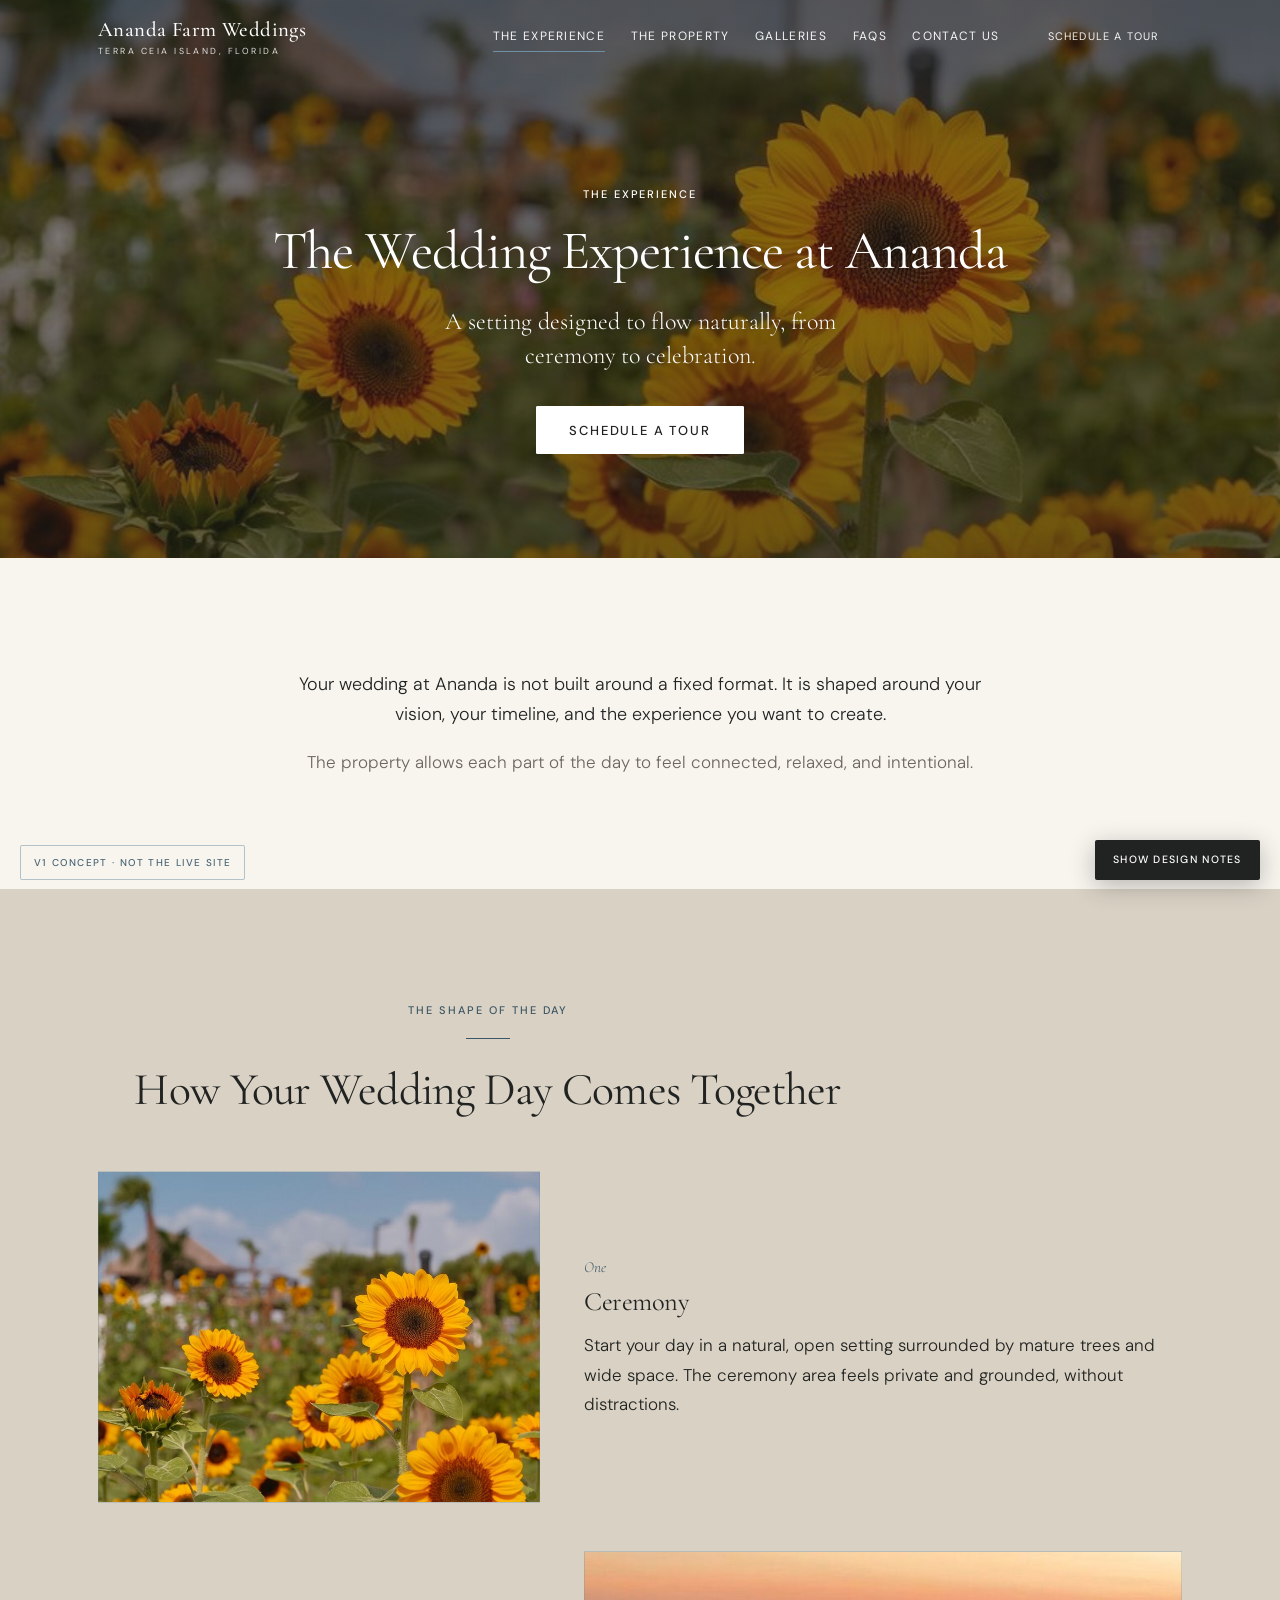
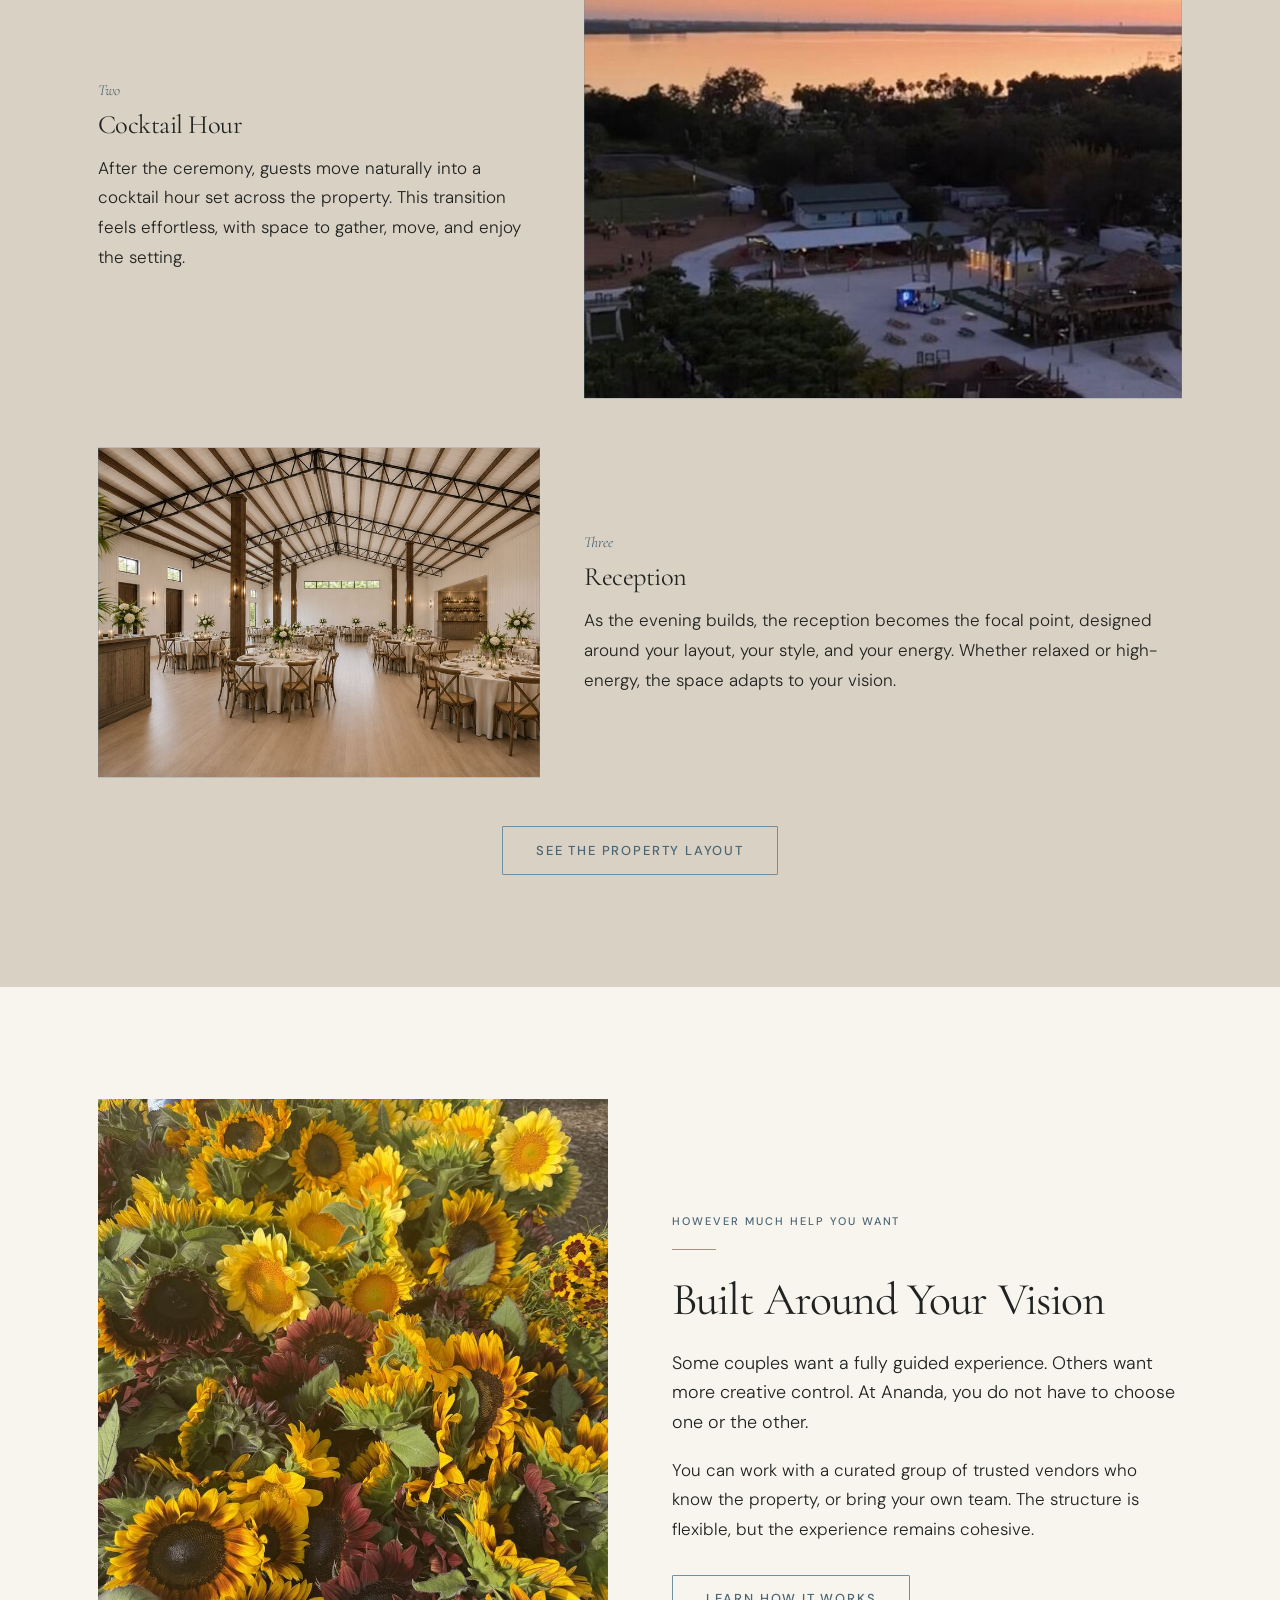
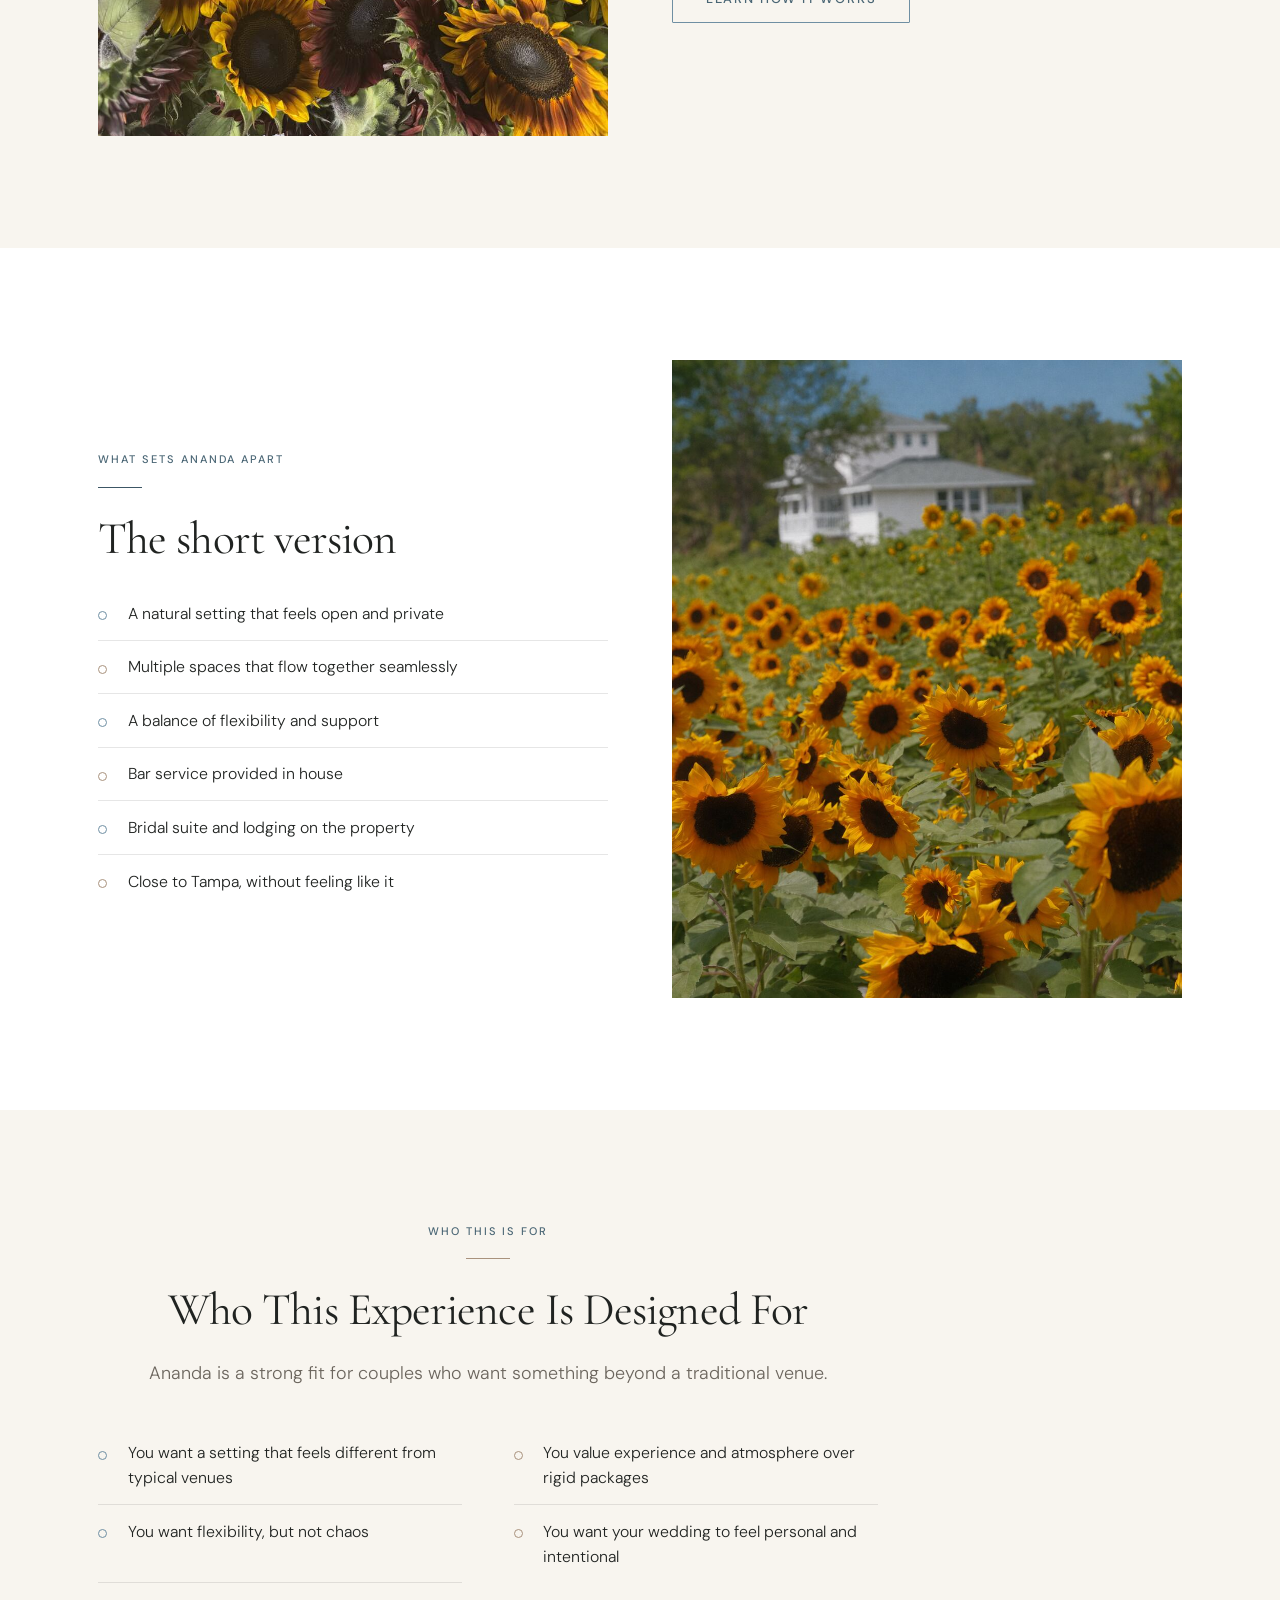
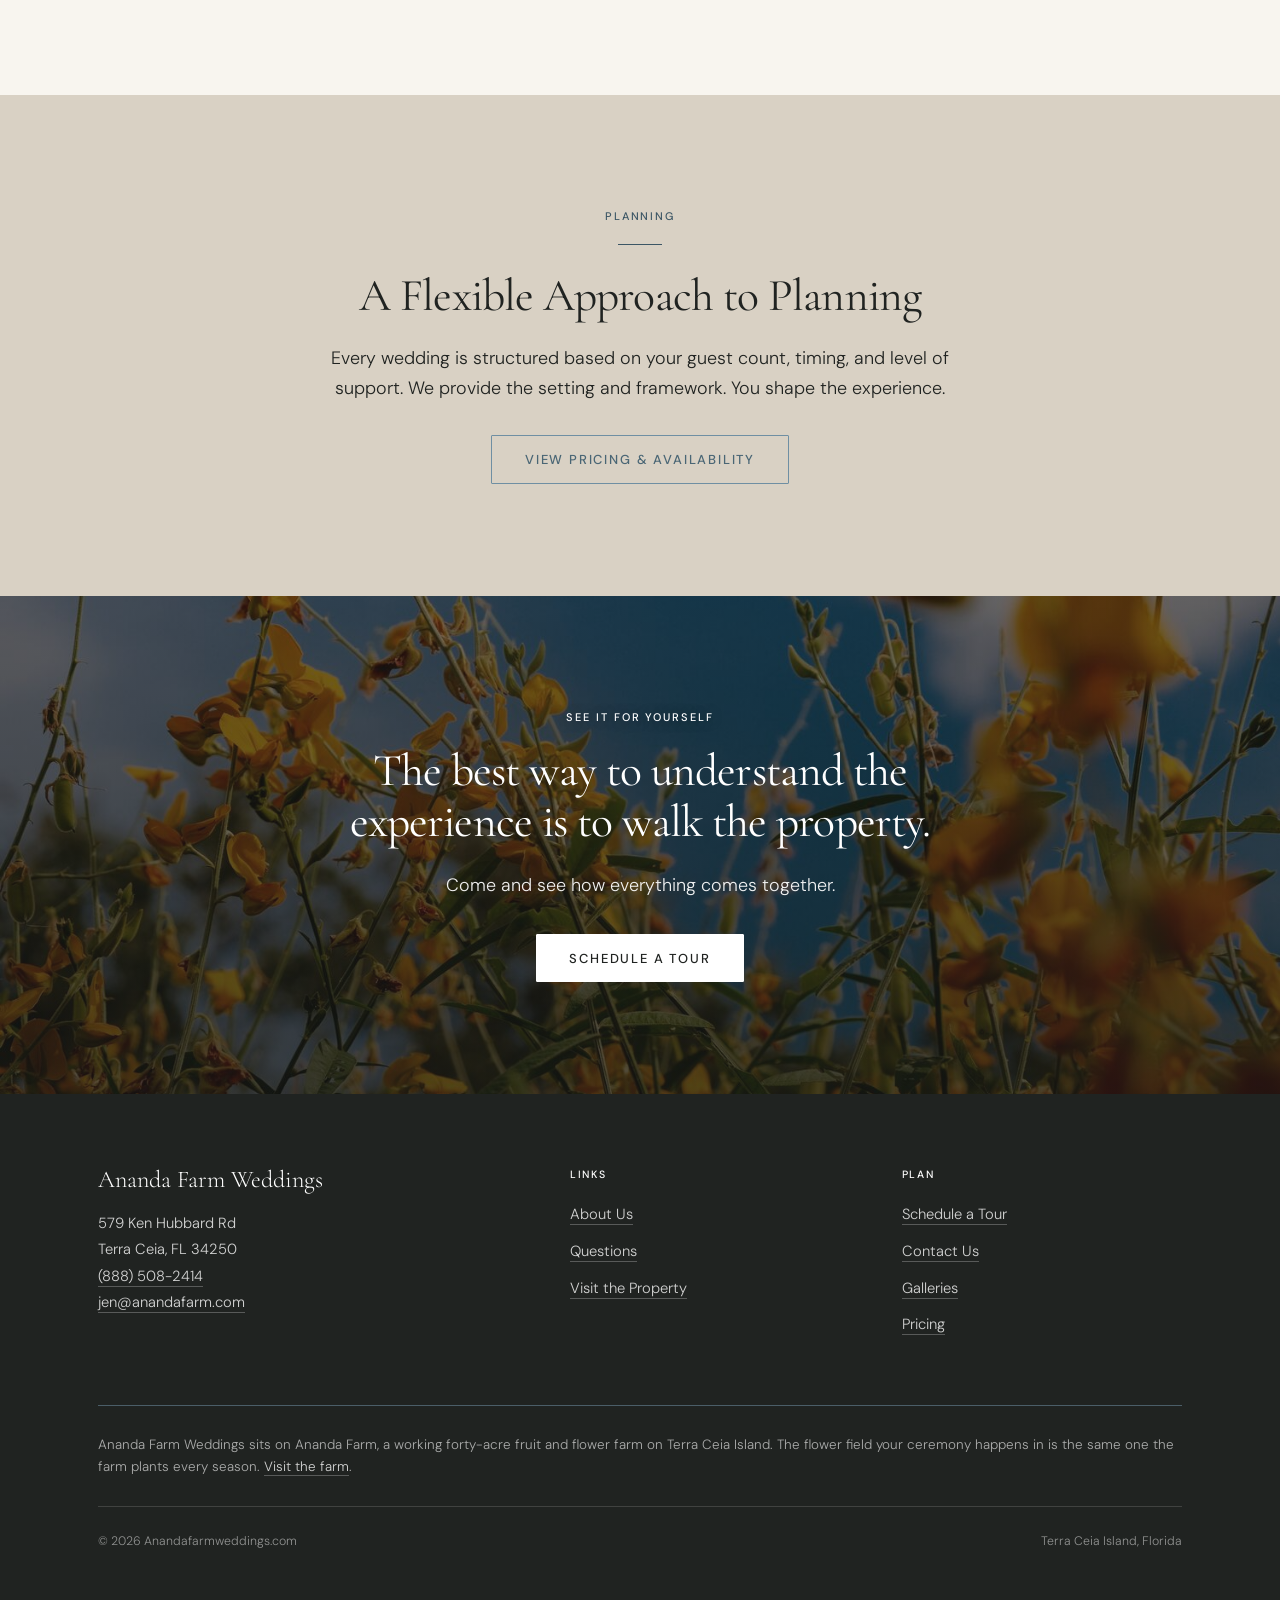
<file: experience.html>
<!DOCTYPE html>
<html lang="en">
<head>
<meta charset="utf-8">
<meta name="viewport" content="width=device-width, initial-scale=1">
<title>The Wedding Experience at Ananda | Ananda Farm Weddings</title>
<meta name="description" content="A setting designed to flow naturally from ceremony to celebration. Ceremony, cocktail hour and reception on one private farm property on Terra Ceia Island.">

<!-- KEEP THIS TAG WHILE THIS SITS ON A PUBLIC REVIEW URL.
     Without it Google can index the concept, which would compete with the
     real site under the Ananda brand. Delete only at launch. -->
<meta name="robots" content="noindex, nofollow">

<link rel="preconnect" href="https://fonts.googleapis.com">
<link rel="preconnect" href="https://fonts.gstatic.com" crossorigin>
<link href="https://fonts.googleapis.com/css2?family=Cormorant+Garamond:ital,wght@0,300;0,400;0,500;1,300;1,400&family=DM+Sans:ital,opsz,wght@0,9..40,300;0,9..40,400;0,9..40,500;1,9..40,400&display=swap" rel="stylesheet">
<link rel="stylesheet" href="assets/style.css">
</head>
<body class="no-anno">

<!-- ============================ HEADER ============================
     Shared across all pages. Generated from build.py so the eight pages
     cannot drift apart.
     ================================================================ -->
<header class="site-header" id="siteHeader">
  <div class="header-inner">
    <a href="index.html" class="brand">Ananda Farm Weddings<small>Terra Ceia Island, Florida</small></a>
    <button class="nav-toggle" id="navToggle" aria-expanded="false" aria-controls="primaryNav" aria-label="Open menu">
      <svg width="24" height="16" viewBox="0 0 24 16" fill="none" aria-hidden="true"><path d="M0 1h24M0 8h24M0 15h24" stroke="currentColor" stroke-width="1.4"/></svg>
    </button>
    <nav class="nav" id="primaryNav" aria-label="Primary">
      <a href="experience.html" aria-current="page">The Experience</a>
      <a href="the-property.html">The Property</a>
      <a href="galleries.html">Galleries</a>
      <a href="faqs.html">FAQs</a>
      <a href="contact.html">Contact Us</a>
      <a href="tours.html" class="btn btn--onDark">Schedule a Tour</a>
    </nav>
  </div>
</header>


<!-- ============================ PAGE HERO ============================ -->
<section class="phero">
  <div class="phero__bg phero__bg--ceremony" role="img" aria-label="Sunflowers in bloom with the pavilion, sabal palms and open sky beyond, photographed at Ananda Farm."></div>
  <div class="phero__scrim"></div>
  <div class="phero__inner">
    <span class="eyebrow eyebrow--light">The experience</span>
    <h1>The Wedding Experience at Ananda</h1>
    <p class="phero__sub">A setting designed to flow naturally, from ceremony to celebration.</p>
    <div class="btn-row btn-row--center">
      <a href="tours.html" class="btn btn--onPhoto">Schedule a Tour</a>
    </div>
  </div>
</section>

<section>
  <div class="wrap wrap--narrow center">
    <p class="lede">Your wedding at Ananda is not built around a fixed format. It is shaped around your vision, your timeline, and the experience you want to create.</p>
    <p class="muted">The property allows each part of the day to feel connected, relaxed, and intentional.</p>
  </div>
</section>

<!-- ============================ HOW THE DAY COMES TOGETHER ============================
     Live copy, three day-parts. GB CONTAINER: repeated two-column row,
     image side alternating.
     =================================================================================== -->
<section class="band">
  <div class="wrap">
    <div class="wrap--narrow center" style="padding-inline:0">
      <span class="eyebrow">The shape of the day</span>
      <hr class="rule rule--center rule--blue">
      <h2>How Your Wedding Day Comes Together</h2>
    </div>
    <div class="stack">
      <article class="daypart">
        <div class="daypart__media daypart__media--ceremony" role="img" aria-label="Sunflowers in bloom with the pavilion, sabal palms and open sky beyond, photographed at Ananda Farm."></div>
        <div>
          <span class="daypart__step">One</span>
          <h3>Ceremony</h3>
          <p>Start your day in a natural, open setting surrounded by mature trees and wide space. The ceremony area feels private and grounded, without distractions.</p>
        </div>
      </article>
      <article class="daypart">
        <div class="daypart__media daypart__media--aerial" role="img" aria-label="Ananda Farm from the air at sunset, with lit structures, sabal palms and the bay behind the tree line."></div>
        <div>
          <span class="daypart__step">Two</span>
          <h3>Cocktail Hour</h3>
          <p>After the ceremony, guests move naturally into a cocktail hour set across the property. This transition feels effortless, with space to gather, move, and enjoy the setting.</p>
        </div>
      </article>
      <article class="daypart">
        <div class="daypart__media daypart__media--barn" role="img" aria-label="Interior of the reception barn: white walls, black iron trusses, whitewashed oak floors and set tables."></div>
        <div>
          <span class="daypart__step">Three</span>
          <h3>Reception</h3>
          <p>As the evening builds, the reception becomes the focal point, designed around your layout, your style, and your energy. Whether relaxed or high-energy, the space adapts to your vision.</p>
        </div>
      </article>
    </div>
    <div class="btn-row btn-row--center" style="margin-top:clamp(2.25rem,4vw,3rem)">
      <a href="the-property.html" class="btn btn--secondary">See the Property Layout</a>
    </div>
  </div>
</section>

<!-- ============================ BUILT AROUND YOUR VISION ============================ -->
<section>
  <div class="wrap">
    <div class="split">
      <div class="split__media">
        <img src="assets/img/bouquets.jpg" alt="An armful of cut sunflowers in yellow, bronze and deep burgundy after harvest." width="860" height="1075" loading="lazy">
      </div>
      <div>
        <span class="eyebrow">However much help you want</span>
        <hr class="rule">
        <h2>Built Around Your Vision</h2>
        <p class="lede">Some couples want a fully guided experience. Others want more creative control. At Ananda, you do not have to choose one or the other.</p>
        <p>You can work with a curated group of trusted vendors who know the property, or bring your own team. The structure is flexible, but the experience remains cohesive.</p>
        <div class="btn-row" style="margin-top:1.85rem">
          <a href="pricing.html" class="btn btn--secondary">Learn How It Works</a>
        </div>
      </div>
    </div>
  </div>
</section>

<!-- ============================ WHAT SETS ANANDA APART ============================ -->
<section class="band band--surface">
  <div class="wrap">
    <div class="split split--flip">
      <div class="split__media">
        <img src="assets/img/field-house.jpg" alt="Rows of sunflowers in bloom across the field, with the white farmhouse and oak canopy behind them under a deep blue sky." width="1000" height="1245" loading="lazy">
      </div>
      <div>
        <span class="eyebrow">What sets Ananda apart</span>
        <hr class="rule rule--blue">
        <h2>The short version</h2>
        <ul class="ticks">
          <li>A natural setting that feels open and private</li>
          <li>Multiple spaces that flow together seamlessly</li>
          <li>A balance of flexibility and support</li>
          <li>Bar service provided in house</li>
          <li>Bridal suite and lodging on the property</li>
          <li>Close to Tampa, without feeling like it</li>
        </ul>
      </div>
    </div>
    <div class="wrap"><div class="anno"><strong>One line from the live list is missing here.</strong> The live site opens this list with &ldquo;One event per day, no overlap, no rush.&rdquo; It is left out because you asked me to drop that claim. It is the strongest item on the list, so restore it if you can commit to single-event days.<br><br><strong>Also needs confirming:</strong> whether &ldquo;bar service provided in house&rdquo; is right for your licence, and how many the lodging sleeps.</div></div>
  </div>
</section>

<!-- ============================ WHO THIS IS FOR ============================ -->
<section>
  <div class="wrap">
    <div class="wrap--narrow center" style="padding-inline:0">
      <span class="eyebrow">Who this is for</span>
      <hr class="rule rule--center">
      <h2>Who This Experience Is Designed For</h2>
      <p class="lede muted">Ananda is a strong fit for couples who want something beyond a traditional venue.</p>
    </div>
    <div class="wrap--narrow" style="padding-inline:0;margin-top:clamp(1.75rem,3vw,2.5rem)">
      <ul class="ticks ticks--two">
        <li>You want a setting that feels different from typical venues</li>
        <li>You value experience and atmosphere over rigid packages</li>
        <li>You want flexibility, but not chaos</li>
        <li>You want your wedding to feel personal and intentional</li>
      </ul>
    </div>
  </div>
</section>

<!-- ============================ A FLEXIBLE APPROACH ============================ -->
<section class="band">
  <div class="wrap wrap--narrow center">
    <span class="eyebrow">Planning</span>
    <hr class="rule rule--center rule--blue">
    <h2>A Flexible Approach to Planning</h2>
    <p class="lede">Every wedding is structured based on your guest count, timing, and level of support. We provide the setting and framework. You shape the experience.</p>
    <div class="btn-row btn-row--center" style="margin-top:2rem">
      <a href="pricing.html" class="btn btn--secondary">View Pricing &amp; Availability</a>
    </div>
  </div>
</section>

<!-- ============================ SEE IT FOR YOURSELF ============================ -->
<section class="tour">
  <div class="tour__bg" role="img" aria-label="Tall yellow blooms photographed from below against a blue sky with scattered cloud."></div>
  <div class="tour__scrim"></div>
  <div class="wrap wrap--narrow">
    <span class="eyebrow eyebrow--light">See it for yourself</span>
    <h2>The best way to understand the experience is to walk the property.</h2>
    <p class="lede" style="color:rgba(255,255,255,.93)">Come and see how everything comes together.</p>
    <div class="btn-row btn-row--center" style="margin-top:2.1rem">
      <a href="tours.html" class="btn btn--onPhoto">Schedule a Tour</a>
    </div>
  </div>
</section>

<!-- ============================ FOOTER ============================ -->
<footer class="site-footer">
  <div class="wrap">
    <div class="footer__grid">
      <div>
        <div class="footer__brand">Ananda Farm Weddings</div>
        <p class="footer__meta">
          579 Ken Hubbard Rd<br>
          Terra Ceia, FL 34250<br>
          <a href="tel:+18885082414">(888) 508-2414</a><br>
          <a href="mailto:jen@anandafarm.com">jen@anandafarm.com</a>
        </p>
      </div>
      <div>
        <h5>Links</h5>
        <ul>
          <li><a href="about.html">About Us</a></li>
          <li><a href="faqs.html">Questions</a></li>
          <li><a href="tours.html">Visit the Property</a></li>
        </ul>
      </div>
      <div>
        <h5>Plan</h5>
        <ul>
          <li><a href="tours.html">Schedule a Tour</a></li>
          <li><a href="contact.html">Contact Us</a></li>
          <li><a href="galleries.html">Galleries</a></li>
          <li><a href="pricing.html">Pricing</a></li>
        </ul>
      </div>
    </div>

    <div class="footer__farm">
      Ananda Farm Weddings sits on Ananda Farm, a working forty-acre fruit and flower farm on Terra Ceia Island.
      The flower field your ceremony happens in is the same one the farm plants every season.
      <a href="https://anandafarm.com">Visit the farm</a>.
    </div>

    <div class="footer__bottom">
      <span>&copy; 2026 Anandafarmweddings.com</span>
      <span>Terra Ceia Island, Florida</span>
    </div>
  </div>
</footer>

<span class="concept-tag">V1 concept &middot; not the live site</span>
<button class="anno-toggle" id="annoToggle" aria-pressed="false">Show design notes</button>

<script>
(function () {
  'use strict';
  var header = document.getElementById('siteHeader');
  var hasHero = !!document.querySelector('.hero, .phero');
  function threshold() { return hasHero ? Math.max(120, window.innerHeight * 0.45) : 10; }
  var solidAfter = threshold();
  function onScroll(){ header.classList.toggle('is-solid', window.scrollY > solidAfter); }
  onScroll();
  window.addEventListener('scroll', onScroll, { passive: true });
  window.addEventListener('resize', function(){ solidAfter = threshold(); onScroll(); });

  var toggle = document.getElementById('navToggle');
  var nav = document.getElementById('primaryNav');
  toggle.addEventListener('click', function(){
    var open = nav.classList.toggle('is-open');
    toggle.setAttribute('aria-expanded', String(open));
    toggle.setAttribute('aria-label', open ? 'Close menu' : 'Open menu');
    if (open) header.classList.add('is-solid'); else onScroll();
  });
  nav.addEventListener('click', function(e){
    if (e.target.tagName === 'A' && nav.classList.contains('is-open')) {
      nav.classList.remove('is-open');
      toggle.setAttribute('aria-expanded', 'false');
      onScroll();
    }
  });

  var annoToggle = document.getElementById('annoToggle');
  annoToggle.addEventListener('click', function(){
    var hidden = document.body.classList.toggle('no-anno');
    annoToggle.textContent = hidden ? 'Show design notes' : 'Hide design notes';
    annoToggle.setAttribute('aria-pressed', String(!hidden));
  });

  var form = document.getElementById('inquiryForm');
  if (form) {
    form.addEventListener('submit', function(e){
      e.preventDefault();
      var name = document.getElementById('fname'), email = document.getElementById('femail');
      if (!name.value.trim()) { name.focus(); return; }
      if (!email.value.trim()) { email.focus(); return; }
      var box = document.getElementById('confirmBox');
      box.classList.add('is-shown');
      box.scrollIntoView({ behavior: 'smooth', block: 'center' });
    });
  }
})();
</script>
</body>
</html>
</file>
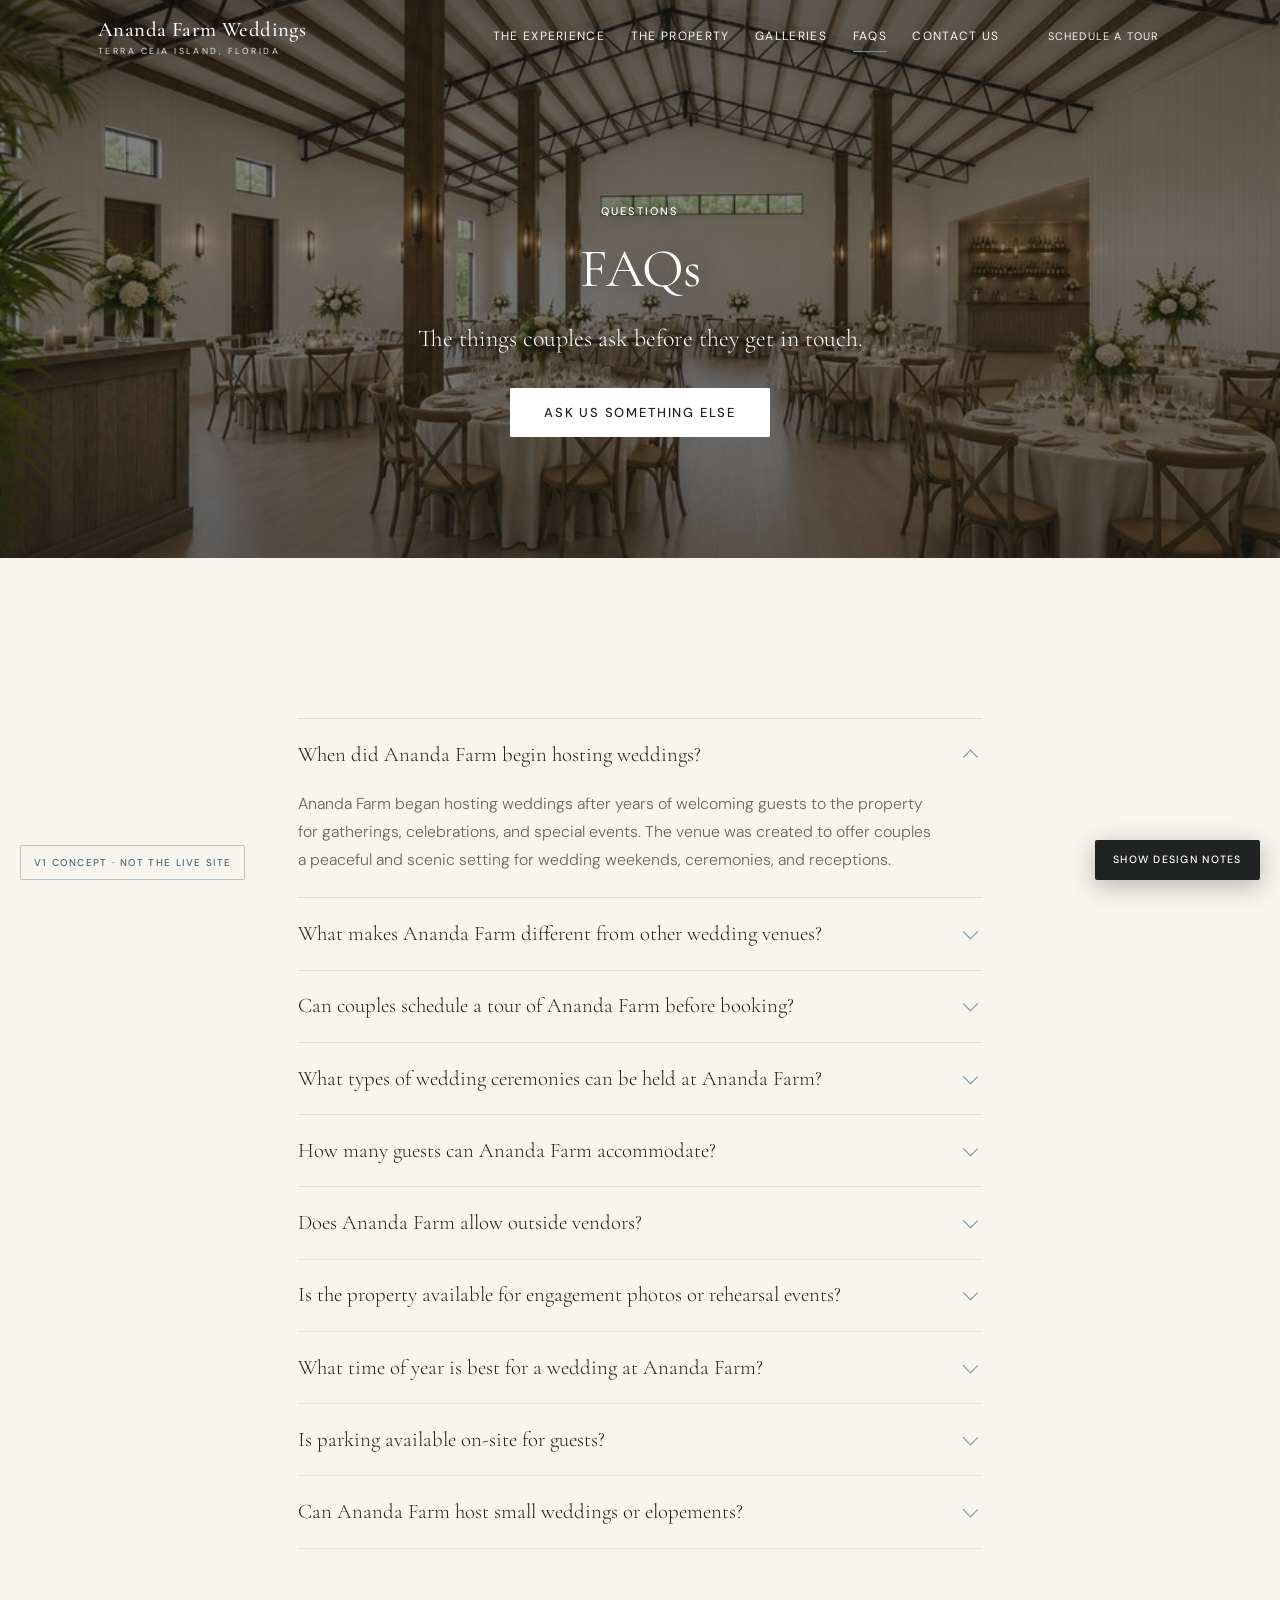
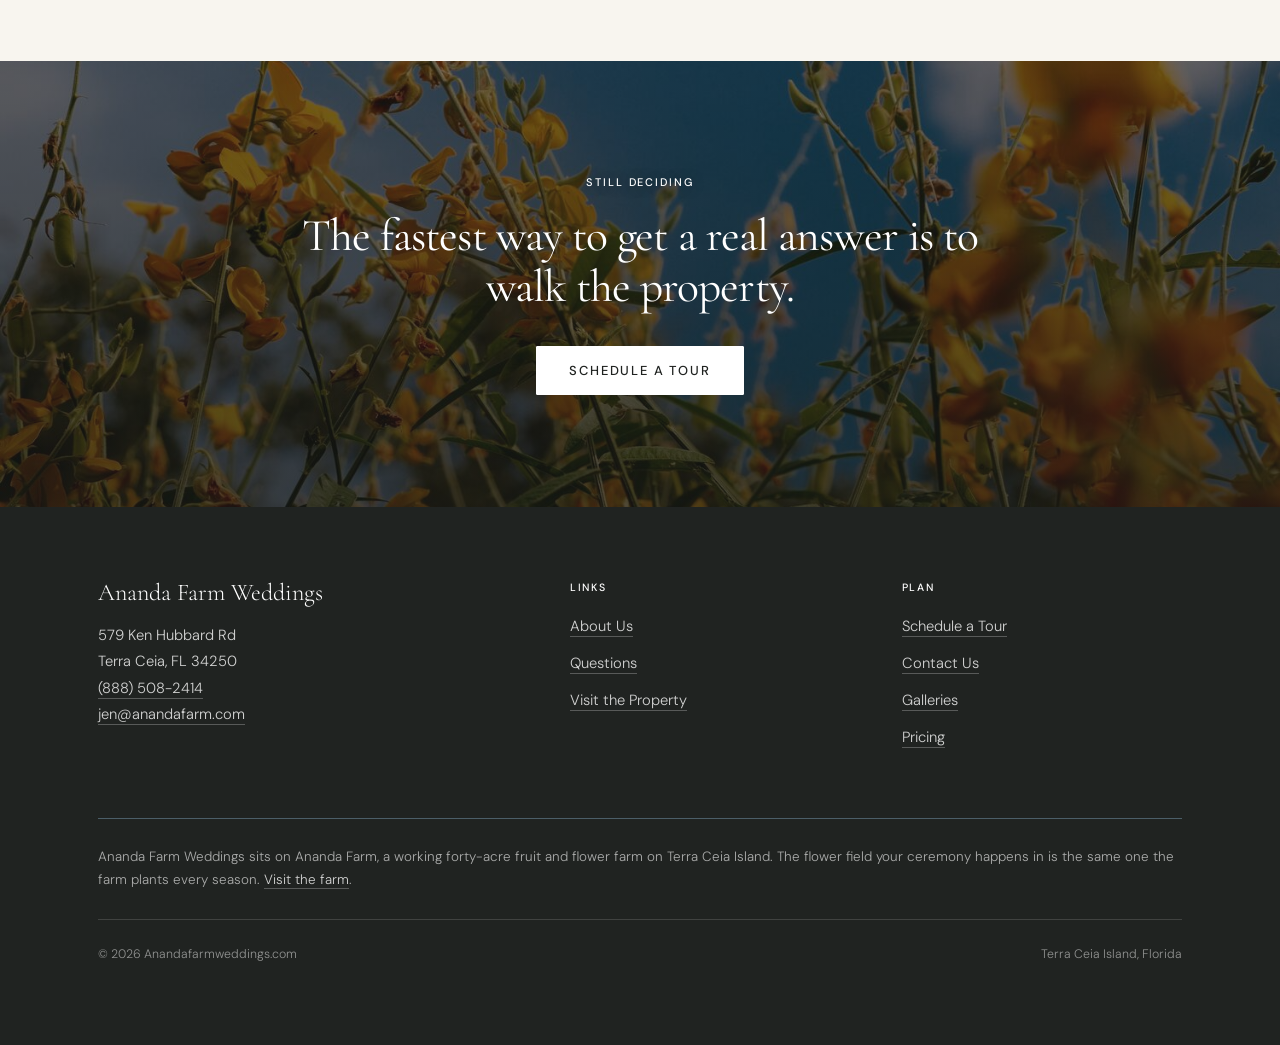
<file: faqs.html>
<!DOCTYPE html>
<html lang="en">
<head>
<meta charset="utf-8">
<meta name="viewport" content="width=device-width, initial-scale=1">
<title>FAQs | Ananda Farm Weddings</title>
<meta name="description" content="Answers to the questions couples ask most about weddings at Ananda Farm: tours, guest capacity, vendors, parking, seasons, and elopements.">

<!-- KEEP THIS TAG WHILE THIS SITS ON A PUBLIC REVIEW URL.
     Without it Google can index the concept, which would compete with the
     real site under the Ananda brand. Delete only at launch. -->
<meta name="robots" content="noindex, nofollow">

<link rel="preconnect" href="https://fonts.googleapis.com">
<link rel="preconnect" href="https://fonts.gstatic.com" crossorigin>
<link href="https://fonts.googleapis.com/css2?family=Cormorant+Garamond:ital,wght@0,300;0,400;0,500;1,300;1,400&family=DM+Sans:ital,opsz,wght@0,9..40,300;0,9..40,400;0,9..40,500;1,9..40,400&display=swap" rel="stylesheet">
<link rel="stylesheet" href="assets/style.css">
</head>
<body class="no-anno">

<!-- ============================ HEADER ============================
     Shared across all pages. Generated from build.py so the eight pages
     cannot drift apart.
     ================================================================ -->
<header class="site-header" id="siteHeader">
  <div class="header-inner">
    <a href="index.html" class="brand">Ananda Farm Weddings<small>Terra Ceia Island, Florida</small></a>
    <button class="nav-toggle" id="navToggle" aria-expanded="false" aria-controls="primaryNav" aria-label="Open menu">
      <svg width="24" height="16" viewBox="0 0 24 16" fill="none" aria-hidden="true"><path d="M0 1h24M0 8h24M0 15h24" stroke="currentColor" stroke-width="1.4"/></svg>
    </button>
    <nav class="nav" id="primaryNav" aria-label="Primary">
      <a href="experience.html">The Experience</a>
      <a href="the-property.html">The Property</a>
      <a href="galleries.html">Galleries</a>
      <a href="faqs.html" aria-current="page">FAQs</a>
      <a href="contact.html">Contact Us</a>
      <a href="tours.html" class="btn btn--onDark">Schedule a Tour</a>
    </nav>
  </div>
</header>


<!-- ============================ PAGE HERO ============================ -->
<section class="phero">
  <div class="phero__bg phero__bg--barn" role="img" aria-label="Interior of the reception barn: white walls, black iron trusses, whitewashed oak floors and set tables."></div>
  <div class="phero__scrim"></div>
  <div class="phero__inner">
    <span class="eyebrow eyebrow--light">Questions</span>
    <h1>FAQs</h1>
    <p class="phero__sub">The things couples ask before they get in touch.</p>
    <div class="btn-row btn-row--center">
      <a href="contact.html" class="btn btn--onPhoto">Ask Us Something Else</a>
    </div>
  </div>
</section>

<section>
  <div class="wrap wrap--narrow">
    <div class="faq">
    <details open>
      <summary>When did Ananda Farm begin hosting weddings?</summary>
      <div class="answer"><p>Ananda Farm began hosting weddings after years of welcoming guests to the property for gatherings, celebrations, and special events. The venue was created to offer couples a peaceful and scenic setting for wedding weekends, ceremonies, and receptions.</p></div>
    </details>
    <details>
      <summary>What makes Ananda Farm different from other wedding venues?</summary>
      <div class="answer"><p>Ananda Farm offers a private and relaxed wedding experience surrounded by natural beauty. Couples can enjoy open outdoor spaces, a quiet countryside atmosphere, and the flexibility to create a celebration that feels personal and intentional.</p></div>
    </details>
    <details>
      <summary>Can couples schedule a tour of Ananda Farm before booking?</summary>
      <div class="answer"><p>Yes. Couples are encouraged to <a href="tours.html">schedule a private tour</a> to walk the property, view ceremony and reception areas, and discuss wedding plans with the venue team. Touring the property helps couples better understand the layout, guest experience, and overall atmosphere of the venue.</p></div>
    </details>
    <details>
      <summary>What types of wedding ceremonies can be held at Ananda Farm?</summary>
      <div class="answer"><p>Ananda Farm welcomes a wide range of wedding styles, including outdoor ceremonies, intimate gatherings, destination weddings, and full weekend celebrations. The property works well for couples looking for a natural and relaxed atmosphere.</p></div>
    </details>
    <details>
      <summary>How many guests can Ananda Farm accommodate?</summary>
      <div class="answer"><p>Guest capacity can vary depending on the event layout, ceremony location, and reception setup. Couples should <a href="contact.html">contact the venue directly</a> to discuss guest counts and seating arrangements for their specific wedding plans.</p></div>
    </details>
    <details>
      <summary>Does Ananda Farm allow outside vendors?</summary>
      <div class="answer"><p>Many couples choose to bring in their own preferred vendors for catering, photography, floral design, music, and rentals. Bar service is provided in house. Vendor policies and recommendations can be discussed during the planning process.</p></div>
    </details>
    <details>
      <summary>Is the property available for engagement photos or rehearsal events?</summary>
      <div class="answer"><p>Yes. Many couples use the property for engagement sessions, rehearsal dinners, welcome gatherings, or other wedding weekend events. The natural scenery and open spaces create a strong backdrop for photography and guest experiences.</p></div>
    </details>
    <details>
      <summary>What time of year is best for a wedding at Ananda Farm?</summary>
      <div class="answer"><p>Each season offers a different atmosphere at the property. Spring and fall are often popular for mild weather and outdoor ceremonies, while summer weddings can take advantage of longer daylight hours and evening celebrations.</p></div>
    </details>
    <details>
      <summary>Is parking available on-site for guests?</summary>
      <div class="answer"><p>Yes. On-site parking is available for wedding guests and vendors. Details about parking flow and accommodations can be reviewed during event planning.</p></div>
    </details>
    <details>
      <summary>Can Ananda Farm host small weddings or elopements?</summary>
      <div class="answer"><p>Yes. The venue can work well for both larger celebrations and smaller intimate weddings. Couples planning micro weddings or private ceremonies can discuss custom options with the venue team.</p></div>
    </details>
    </div>
    <div class="wrap"><div class="anno"><strong>Built as native <code>&lt;details&gt;</code> elements.</strong> They open and close without any JavaScript, they are keyboard accessible by default, and search engines can read every answer whether it is open or closed. That last part matters: your developer&rsquo;s keyword research found &ldquo;how to choose a wedding venue&rdquo; at 12,100 searches a month, which is the highest-volume informational term in the whole set, and an FAQ page is how you compete for it.<br><br><strong>Two answers I edited.</strong> The vendor answer now says bar service is provided in house, since the live version implies everything is open and that would mislead a couple. The capacity answer keeps the live hedge, which is honest until a real number exists.<br><br><strong>Worth adding once facts exist:</strong> pricing, what happens if it rains, whether lodging is included, and how late music can run. Those are the four a couple emails about when the page does not answer them.</div></div>
  </div>
</section>

<section class="tour">
  <div class="tour__bg" role="img" aria-label="Tall yellow blooms photographed from below against a blue sky with scattered cloud."></div>
  <div class="tour__scrim"></div>
  <div class="wrap wrap--narrow">
    <span class="eyebrow eyebrow--light">Still deciding</span>
    <h2>The fastest way to get a real answer is to walk the property.</h2>
    <div class="btn-row btn-row--center" style="margin-top:2.1rem">
      <a href="tours.html" class="btn btn--onPhoto">Schedule a Tour</a>
    </div>
  </div>
</section>

<!-- ============================ FOOTER ============================ -->
<footer class="site-footer">
  <div class="wrap">
    <div class="footer__grid">
      <div>
        <div class="footer__brand">Ananda Farm Weddings</div>
        <p class="footer__meta">
          579 Ken Hubbard Rd<br>
          Terra Ceia, FL 34250<br>
          <a href="tel:+18885082414">(888) 508-2414</a><br>
          <a href="mailto:jen@anandafarm.com">jen@anandafarm.com</a>
        </p>
      </div>
      <div>
        <h5>Links</h5>
        <ul>
          <li><a href="about.html">About Us</a></li>
          <li><a href="faqs.html">Questions</a></li>
          <li><a href="tours.html">Visit the Property</a></li>
        </ul>
      </div>
      <div>
        <h5>Plan</h5>
        <ul>
          <li><a href="tours.html">Schedule a Tour</a></li>
          <li><a href="contact.html">Contact Us</a></li>
          <li><a href="galleries.html">Galleries</a></li>
          <li><a href="pricing.html">Pricing</a></li>
        </ul>
      </div>
    </div>

    <div class="footer__farm">
      Ananda Farm Weddings sits on Ananda Farm, a working forty-acre fruit and flower farm on Terra Ceia Island.
      The flower field your ceremony happens in is the same one the farm plants every season.
      <a href="https://anandafarm.com">Visit the farm</a>.
    </div>

    <div class="footer__bottom">
      <span>&copy; 2026 Anandafarmweddings.com</span>
      <span>Terra Ceia Island, Florida</span>
    </div>
  </div>
</footer>

<span class="concept-tag">V1 concept &middot; not the live site</span>
<button class="anno-toggle" id="annoToggle" aria-pressed="false">Show design notes</button>

<script>
(function () {
  'use strict';
  var header = document.getElementById('siteHeader');
  var hasHero = !!document.querySelector('.hero, .phero');
  function threshold() { return hasHero ? Math.max(120, window.innerHeight * 0.45) : 10; }
  var solidAfter = threshold();
  function onScroll(){ header.classList.toggle('is-solid', window.scrollY > solidAfter); }
  onScroll();
  window.addEventListener('scroll', onScroll, { passive: true });
  window.addEventListener('resize', function(){ solidAfter = threshold(); onScroll(); });

  var toggle = document.getElementById('navToggle');
  var nav = document.getElementById('primaryNav');
  toggle.addEventListener('click', function(){
    var open = nav.classList.toggle('is-open');
    toggle.setAttribute('aria-expanded', String(open));
    toggle.setAttribute('aria-label', open ? 'Close menu' : 'Open menu');
    if (open) header.classList.add('is-solid'); else onScroll();
  });
  nav.addEventListener('click', function(e){
    if (e.target.tagName === 'A' && nav.classList.contains('is-open')) {
      nav.classList.remove('is-open');
      toggle.setAttribute('aria-expanded', 'false');
      onScroll();
    }
  });

  var annoToggle = document.getElementById('annoToggle');
  annoToggle.addEventListener('click', function(){
    var hidden = document.body.classList.toggle('no-anno');
    annoToggle.textContent = hidden ? 'Show design notes' : 'Hide design notes';
    annoToggle.setAttribute('aria-pressed', String(!hidden));
  });

  var form = document.getElementById('inquiryForm');
  if (form) {
    form.addEventListener('submit', function(e){
      e.preventDefault();
      var name = document.getElementById('fname'), email = document.getElementById('femail');
      if (!name.value.trim()) { name.focus(); return; }
      if (!email.value.trim()) { email.focus(); return; }
      var box = document.getElementById('confirmBox');
      box.classList.add('is-shown');
      box.scrollIntoView({ behavior: 'smooth', block: 'center' });
    });
  }
})();
</script>
</body>
</html>
</file>
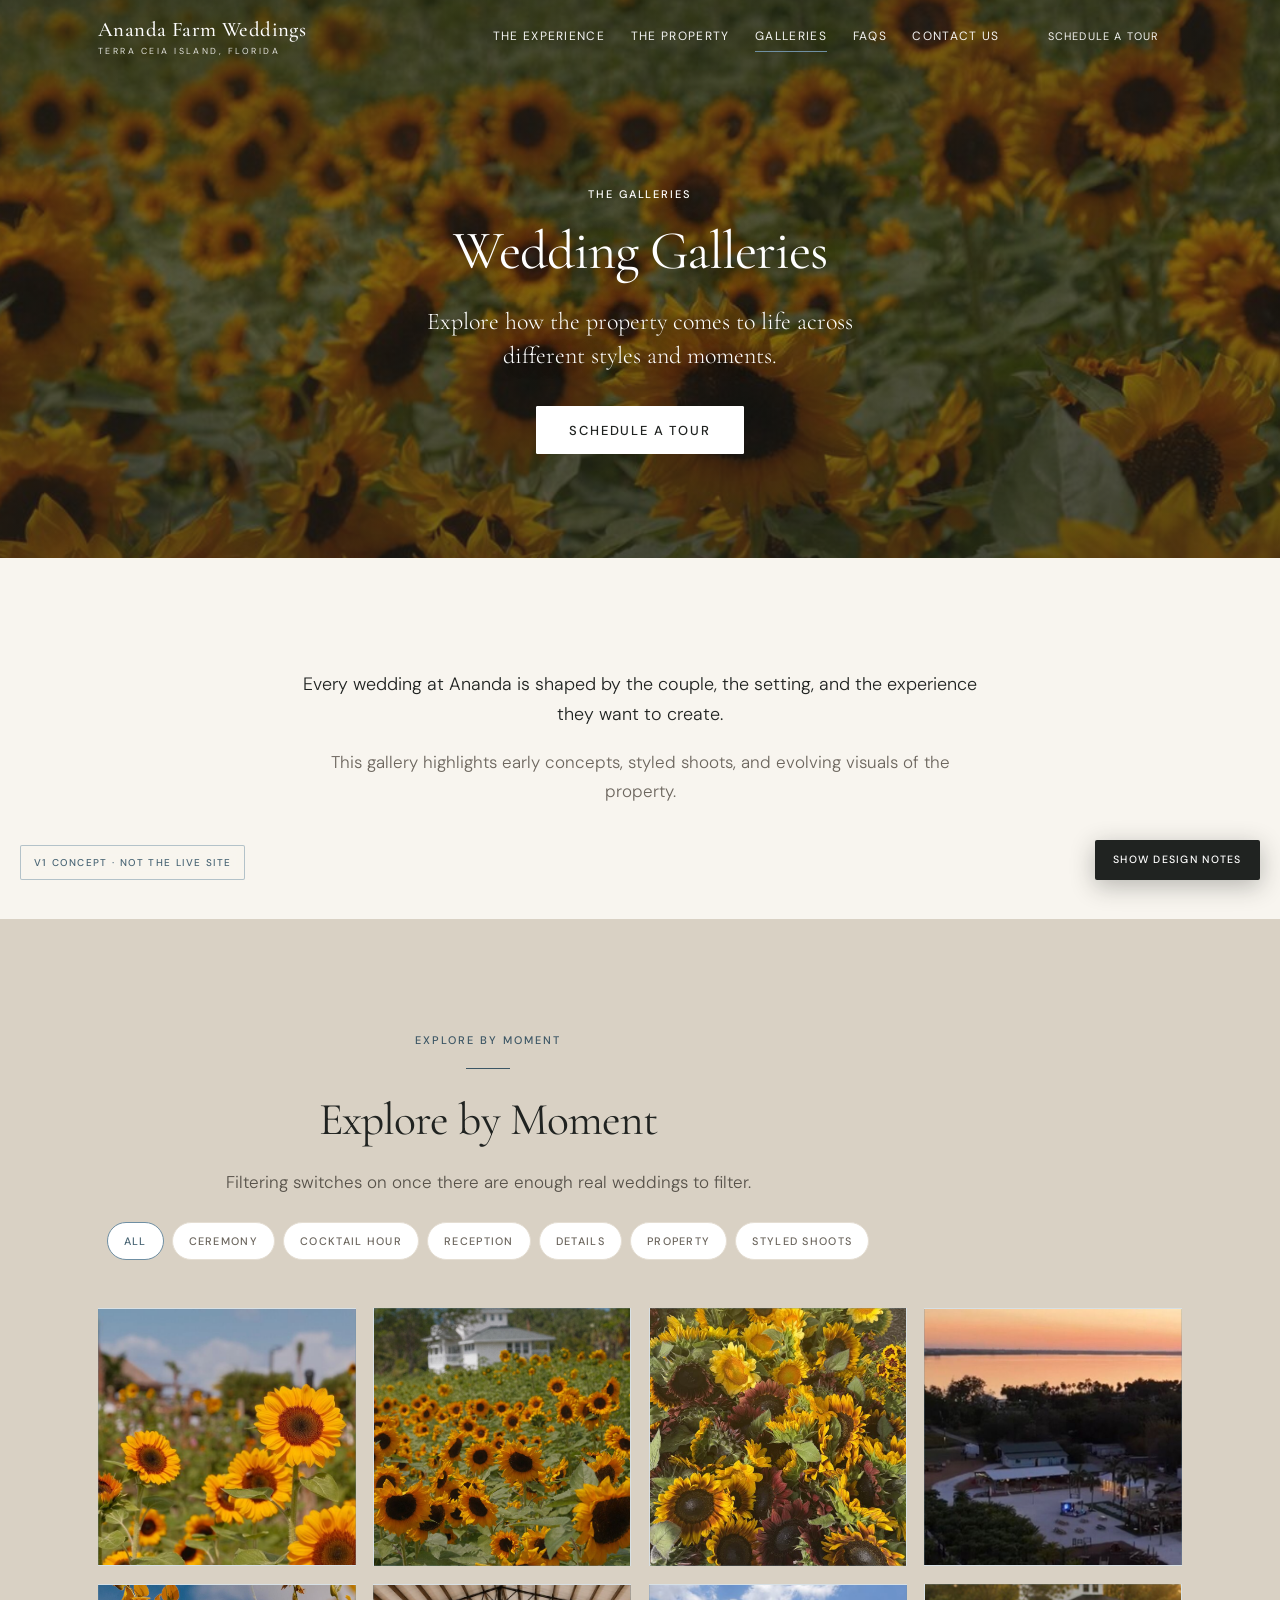
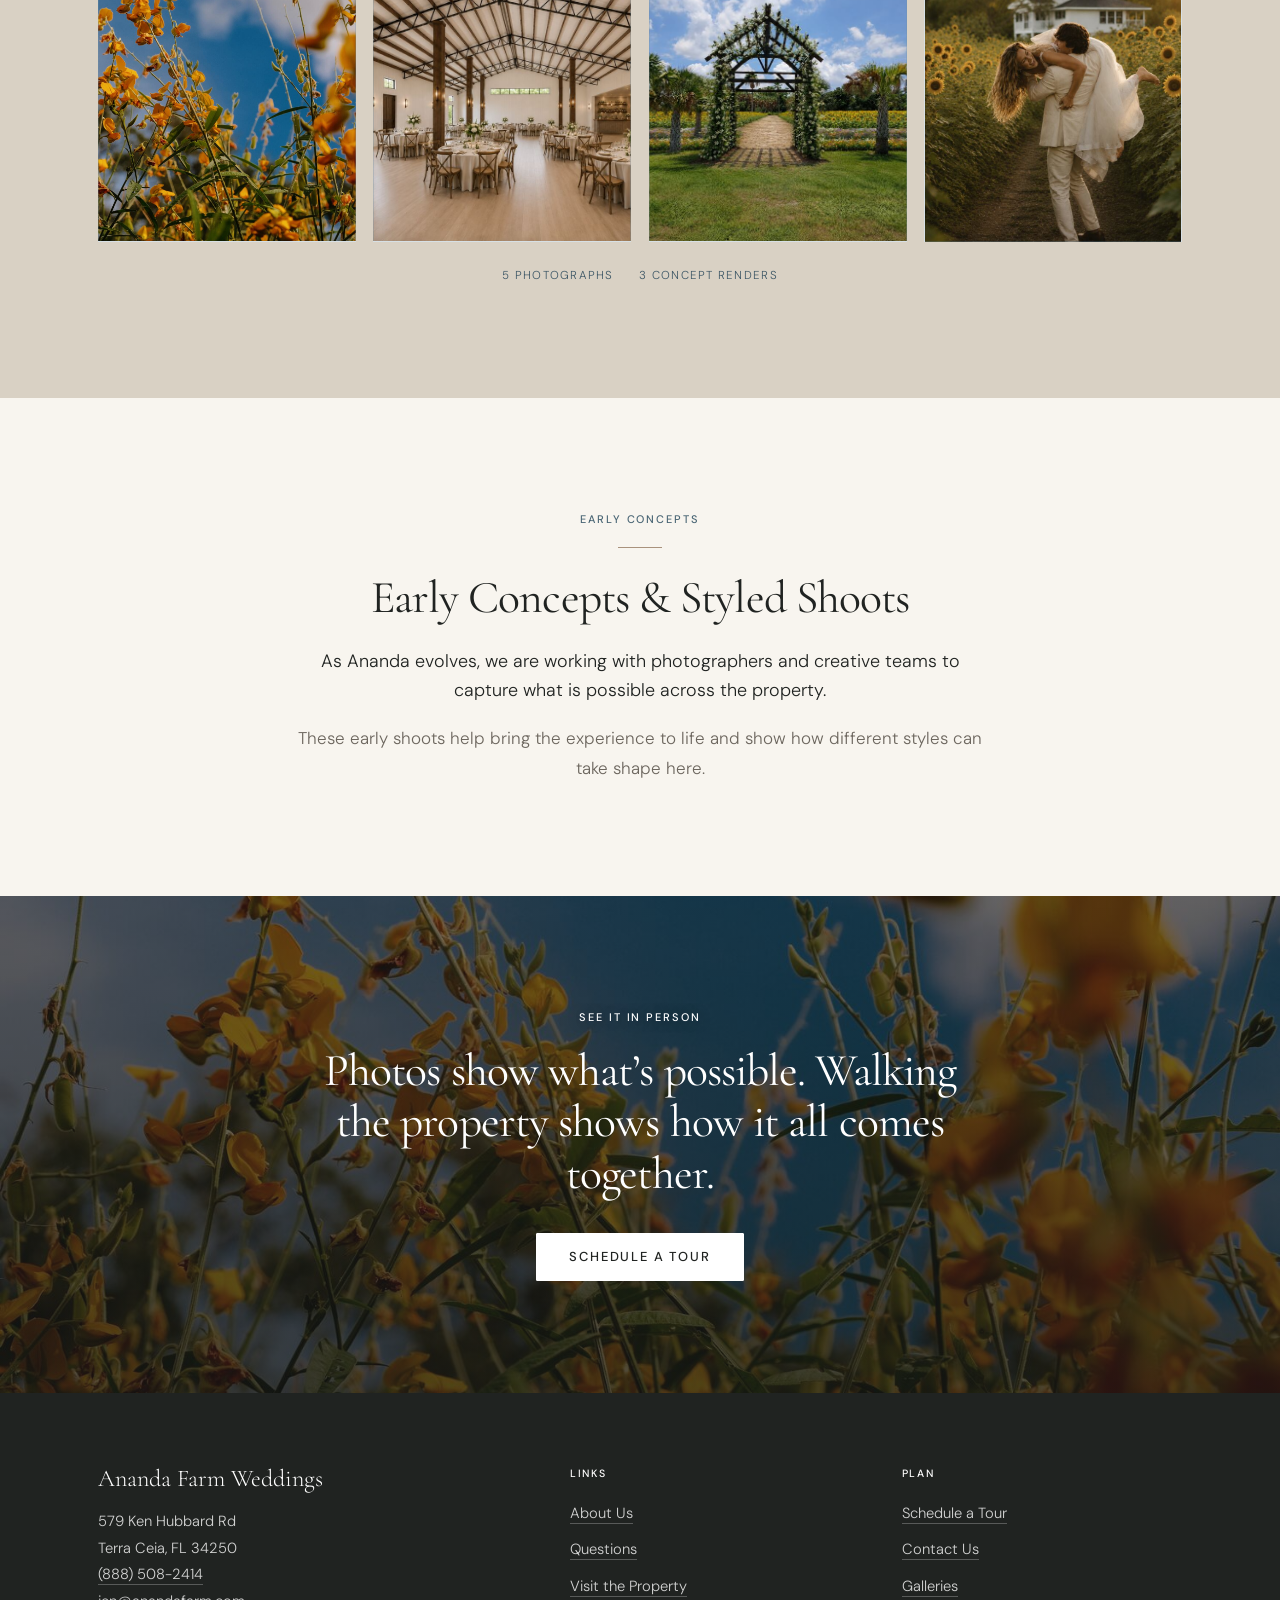
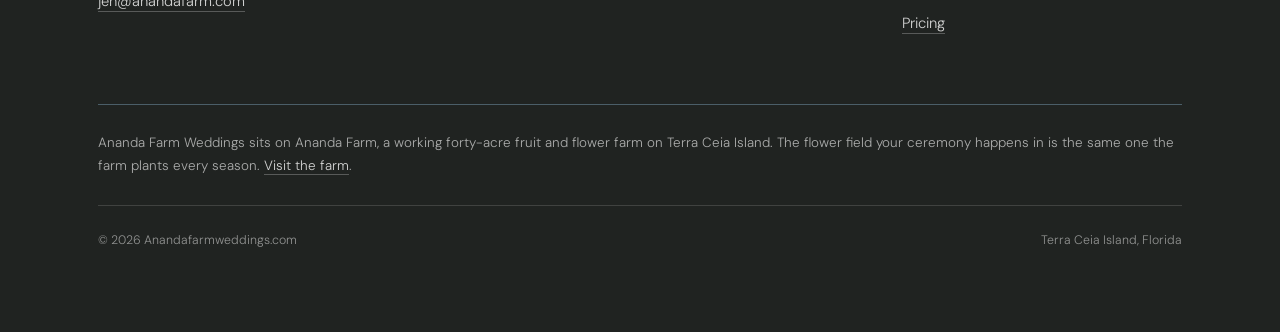
<file: galleries.html>
<!DOCTYPE html>
<html lang="en">
<head>
<meta charset="utf-8">
<meta name="viewport" content="width=device-width, initial-scale=1">
<title>Wedding Galleries | Ananda Farm Weddings</title>
<meta name="description" content="Explore how the property comes to life across different styles and moments. Early concepts, styled shoots, and evolving visuals of Ananda Farm.">

<!-- KEEP THIS TAG WHILE THIS SITS ON A PUBLIC REVIEW URL.
     Without it Google can index the concept, which would compete with the
     real site under the Ananda brand. Delete only at launch. -->
<meta name="robots" content="noindex, nofollow">

<link rel="preconnect" href="https://fonts.googleapis.com">
<link rel="preconnect" href="https://fonts.gstatic.com" crossorigin>
<link href="https://fonts.googleapis.com/css2?family=Cormorant+Garamond:ital,wght@0,300;0,400;0,500;1,300;1,400&family=DM+Sans:ital,opsz,wght@0,9..40,300;0,9..40,400;0,9..40,500;1,9..40,400&display=swap" rel="stylesheet">
<link rel="stylesheet" href="assets/style.css">
</head>
<body class="no-anno">

<!-- ============================ HEADER ============================
     Shared across all pages. Generated from build.py so the eight pages
     cannot drift apart.
     ================================================================ -->
<header class="site-header" id="siteHeader">
  <div class="header-inner">
    <a href="index.html" class="brand">Ananda Farm Weddings<small>Terra Ceia Island, Florida</small></a>
    <button class="nav-toggle" id="navToggle" aria-expanded="false" aria-controls="primaryNav" aria-label="Open menu">
      <svg width="24" height="16" viewBox="0 0 24 16" fill="none" aria-hidden="true"><path d="M0 1h24M0 8h24M0 15h24" stroke="currentColor" stroke-width="1.4"/></svg>
    </button>
    <nav class="nav" id="primaryNav" aria-label="Primary">
      <a href="experience.html">The Experience</a>
      <a href="the-property.html">The Property</a>
      <a href="galleries.html" aria-current="page">Galleries</a>
      <a href="faqs.html">FAQs</a>
      <a href="contact.html">Contact Us</a>
      <a href="tours.html" class="btn btn--onDark">Schedule a Tour</a>
    </nav>
  </div>
</header>


<!-- ============================ PAGE HERO ============================ -->
<section class="phero">
  <div class="phero__bg phero__bg--field" role="img" aria-label="Rows of sunflowers in bloom across the field, with the white farmhouse and oak canopy behind them under a deep blue sky."></div>
  <div class="phero__scrim"></div>
  <div class="phero__inner">
    <span class="eyebrow eyebrow--light">The galleries</span>
    <h1>Wedding Galleries</h1>
    <p class="phero__sub">Explore how the property comes to life across different styles and moments.</p>
    <div class="btn-row btn-row--center">
      <a href="tours.html" class="btn btn--onPhoto">Schedule a Tour</a>
    </div>
  </div>
</section>

<section>
  <div class="wrap wrap--narrow center">
    <p class="lede">Every wedding at Ananda is shaped by the couple, the setting, and the experience they want to create.</p>
    <p class="muted">This gallery highlights early concepts, styled shoots, and evolving visuals of the property.</p>
  </div>
</section>

<!-- ============================ EXPLORE BY MOMENT ============================
     The live skeleton notes these filters "come later after many weddings",
     so they are shown as a disabled preview rather than a working control.
     ========================================================================== -->
<section class="band">
  <div class="wrap">
    <div class="wrap--narrow center" style="padding-inline:0">
      <span class="eyebrow">Explore by moment</span>
      <hr class="rule rule--center rule--blue">
      <h2>Explore by Moment</h2>
      <p class="muted">Filtering switches on once there are enough real weddings to filter.</p>
      <div class="filters">
        <span class="chip chip--on">All</span>
        <span class="chip">Ceremony</span>
        <span class="chip">Cocktail Hour</span>
        <span class="chip">Reception</span>
        <span class="chip">Details</span>
        <span class="chip">Property</span>
        <span class="chip">Styled Shoots</span>
      </div>
    </div>

    <div class="ggrid">
      <span class="cell cell--ceremony" role="img" aria-label="Sunflowers in bloom with the pavilion, sabal palms and open sky beyond, photographed at Ananda Farm."></span>
      <span class="cell cell--field" role="img" aria-label="Rows of sunflowers in bloom across the field, with the white farmhouse and oak canopy behind them under a deep blue sky."></span>
      <span class="cell cell--bouquets" role="img" aria-label="An armful of cut sunflowers in yellow, bronze and deep burgundy after harvest."></span>
      <span class="cell cell--aerial" role="img" aria-label="Ananda Farm from the air at sunset, with lit structures, sabal palms and the bay behind the tree line."></span>
      <span class="cell cell--sunnhemp" role="img" aria-label="Tall yellow blooms photographed from below against a blue sky with scattered cloud."></span>
      <span class="cell cell--barn" role="img" aria-label="Interior of the reception barn: white walls, black iron trusses, whitewashed oak floors and set tables."></span>
      <span class="cell cell--pergola" role="img" aria-label="Concept rendering of the ceremony pergola framed by sabal palms."></span>
      <span class="cell cell--couple" role="img" aria-label="Concept image of a couple in a row of sunflowers at golden hour."></span>
    </div>

    <div class="kicker-row" style="justify-content:center;margin-top:1.5rem">
      <span>5 photographs</span>
      <span>3 concept renders</span>
    </div>

    <div class="wrap"><div class="anno"><strong>Eight images, no empty frames.</strong> The placeholder tiles came out, so the grid only shows real material. It will grow as photography arrives; a styled shoot is what fills it fastest.<br><br><strong>Three of the eight are renders, not photographs:</strong> the pergola, the couple, and the sunflower field with the farmhouse. That last one is new. It shows the house white, which is how it will look once it is painted, so it is a forward-looking render of a real plan rather than an invention. It replaced an actual photograph of the same view with the house in its current colour, which is archived if you ever want it back.</div></div>
  </div>
</section>

<!-- ============================ EARLY CONCEPTS ============================ -->
<section>
  <div class="wrap wrap--narrow center">
    <span class="eyebrow">Early concepts</span>
    <hr class="rule rule--center">
    <h2>Early Concepts &amp; Styled Shoots</h2>
    <p class="lede">As Ananda evolves, we are working with photographers and creative teams to capture what is possible across the property.</p>
    <p class="muted">These early shoots help bring the experience to life and show how different styles can take shape here.</p>
  </div>
</section>

<!-- ============================ SEE IT IN PERSON ============================ -->
<section class="tour">
  <div class="tour__bg" role="img" aria-label="Tall yellow blooms photographed from below against a blue sky with scattered cloud."></div>
  <div class="tour__scrim"></div>
  <div class="wrap wrap--narrow">
    <span class="eyebrow eyebrow--light">See it in person</span>
    <h2>Photos show what&rsquo;s possible. Walking the property shows how it all comes together.</h2>
    <div class="btn-row btn-row--center" style="margin-top:2.1rem">
      <a href="tours.html" class="btn btn--onPhoto">Schedule a Tour</a>
    </div>
  </div>
</section>

<!-- ============================ FOOTER ============================ -->
<footer class="site-footer">
  <div class="wrap">
    <div class="footer__grid">
      <div>
        <div class="footer__brand">Ananda Farm Weddings</div>
        <p class="footer__meta">
          579 Ken Hubbard Rd<br>
          Terra Ceia, FL 34250<br>
          <a href="tel:+18885082414">(888) 508-2414</a><br>
          <a href="mailto:jen@anandafarm.com">jen@anandafarm.com</a>
        </p>
      </div>
      <div>
        <h5>Links</h5>
        <ul>
          <li><a href="about.html">About Us</a></li>
          <li><a href="faqs.html">Questions</a></li>
          <li><a href="tours.html">Visit the Property</a></li>
        </ul>
      </div>
      <div>
        <h5>Plan</h5>
        <ul>
          <li><a href="tours.html">Schedule a Tour</a></li>
          <li><a href="contact.html">Contact Us</a></li>
          <li><a href="galleries.html">Galleries</a></li>
          <li><a href="pricing.html">Pricing</a></li>
        </ul>
      </div>
    </div>

    <div class="footer__farm">
      Ananda Farm Weddings sits on Ananda Farm, a working forty-acre fruit and flower farm on Terra Ceia Island.
      The flower field your ceremony happens in is the same one the farm plants every season.
      <a href="https://anandafarm.com">Visit the farm</a>.
    </div>

    <div class="footer__bottom">
      <span>&copy; 2026 Anandafarmweddings.com</span>
      <span>Terra Ceia Island, Florida</span>
    </div>
  </div>
</footer>

<span class="concept-tag">V1 concept &middot; not the live site</span>
<button class="anno-toggle" id="annoToggle" aria-pressed="false">Show design notes</button>

<script>
(function () {
  'use strict';
  var header = document.getElementById('siteHeader');
  var hasHero = !!document.querySelector('.hero, .phero');
  function threshold() { return hasHero ? Math.max(120, window.innerHeight * 0.45) : 10; }
  var solidAfter = threshold();
  function onScroll(){ header.classList.toggle('is-solid', window.scrollY > solidAfter); }
  onScroll();
  window.addEventListener('scroll', onScroll, { passive: true });
  window.addEventListener('resize', function(){ solidAfter = threshold(); onScroll(); });

  var toggle = document.getElementById('navToggle');
  var nav = document.getElementById('primaryNav');
  toggle.addEventListener('click', function(){
    var open = nav.classList.toggle('is-open');
    toggle.setAttribute('aria-expanded', String(open));
    toggle.setAttribute('aria-label', open ? 'Close menu' : 'Open menu');
    if (open) header.classList.add('is-solid'); else onScroll();
  });
  nav.addEventListener('click', function(e){
    if (e.target.tagName === 'A' && nav.classList.contains('is-open')) {
      nav.classList.remove('is-open');
      toggle.setAttribute('aria-expanded', 'false');
      onScroll();
    }
  });

  var annoToggle = document.getElementById('annoToggle');
  annoToggle.addEventListener('click', function(){
    var hidden = document.body.classList.toggle('no-anno');
    annoToggle.textContent = hidden ? 'Show design notes' : 'Hide design notes';
    annoToggle.setAttribute('aria-pressed', String(!hidden));
  });

  var form = document.getElementById('inquiryForm');
  if (form) {
    form.addEventListener('submit', function(e){
      e.preventDefault();
      var name = document.getElementById('fname'), email = document.getElementById('femail');
      if (!name.value.trim()) { name.focus(); return; }
      if (!email.value.trim()) { email.focus(); return; }
      var box = document.getElementById('confirmBox');
      box.classList.add('is-shown');
      box.scrollIntoView({ behavior: 'smooth', block: 'center' });
    });
  }
})();
</script>
</body>
</html>
</file>
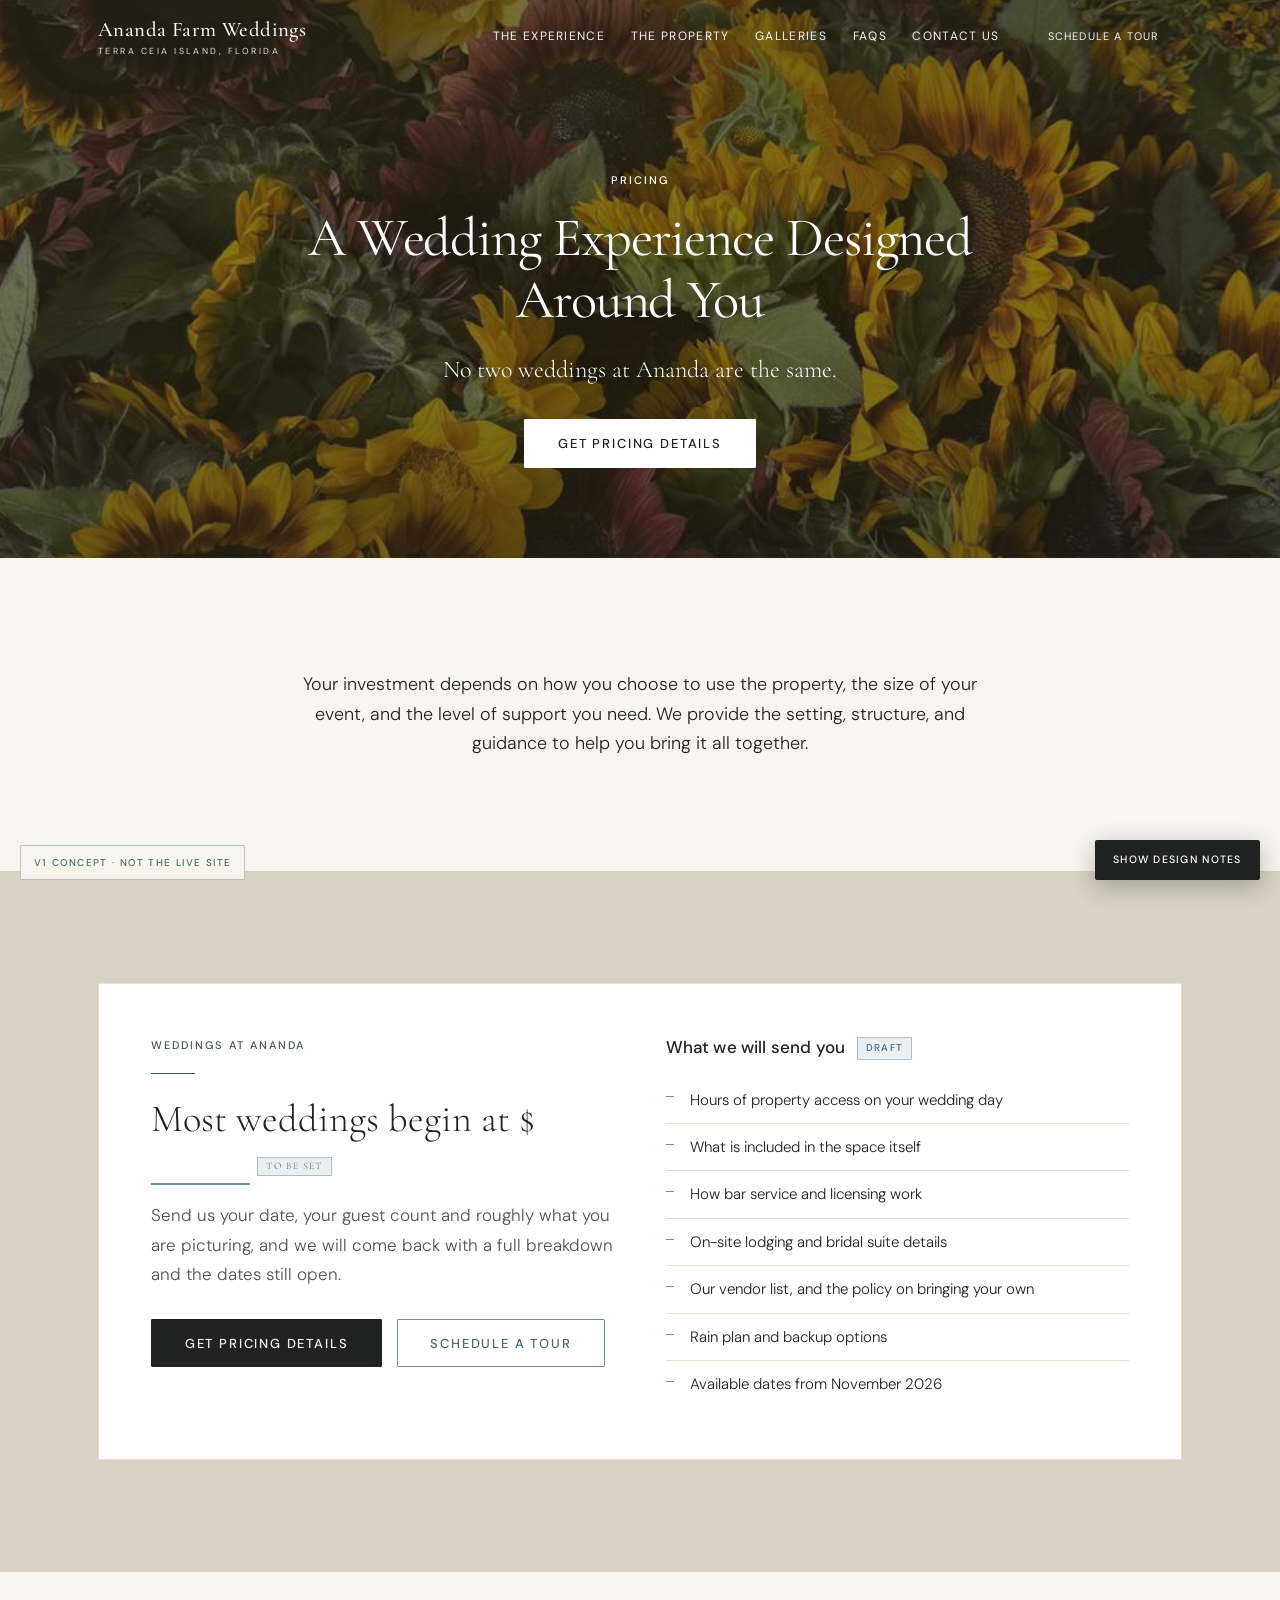
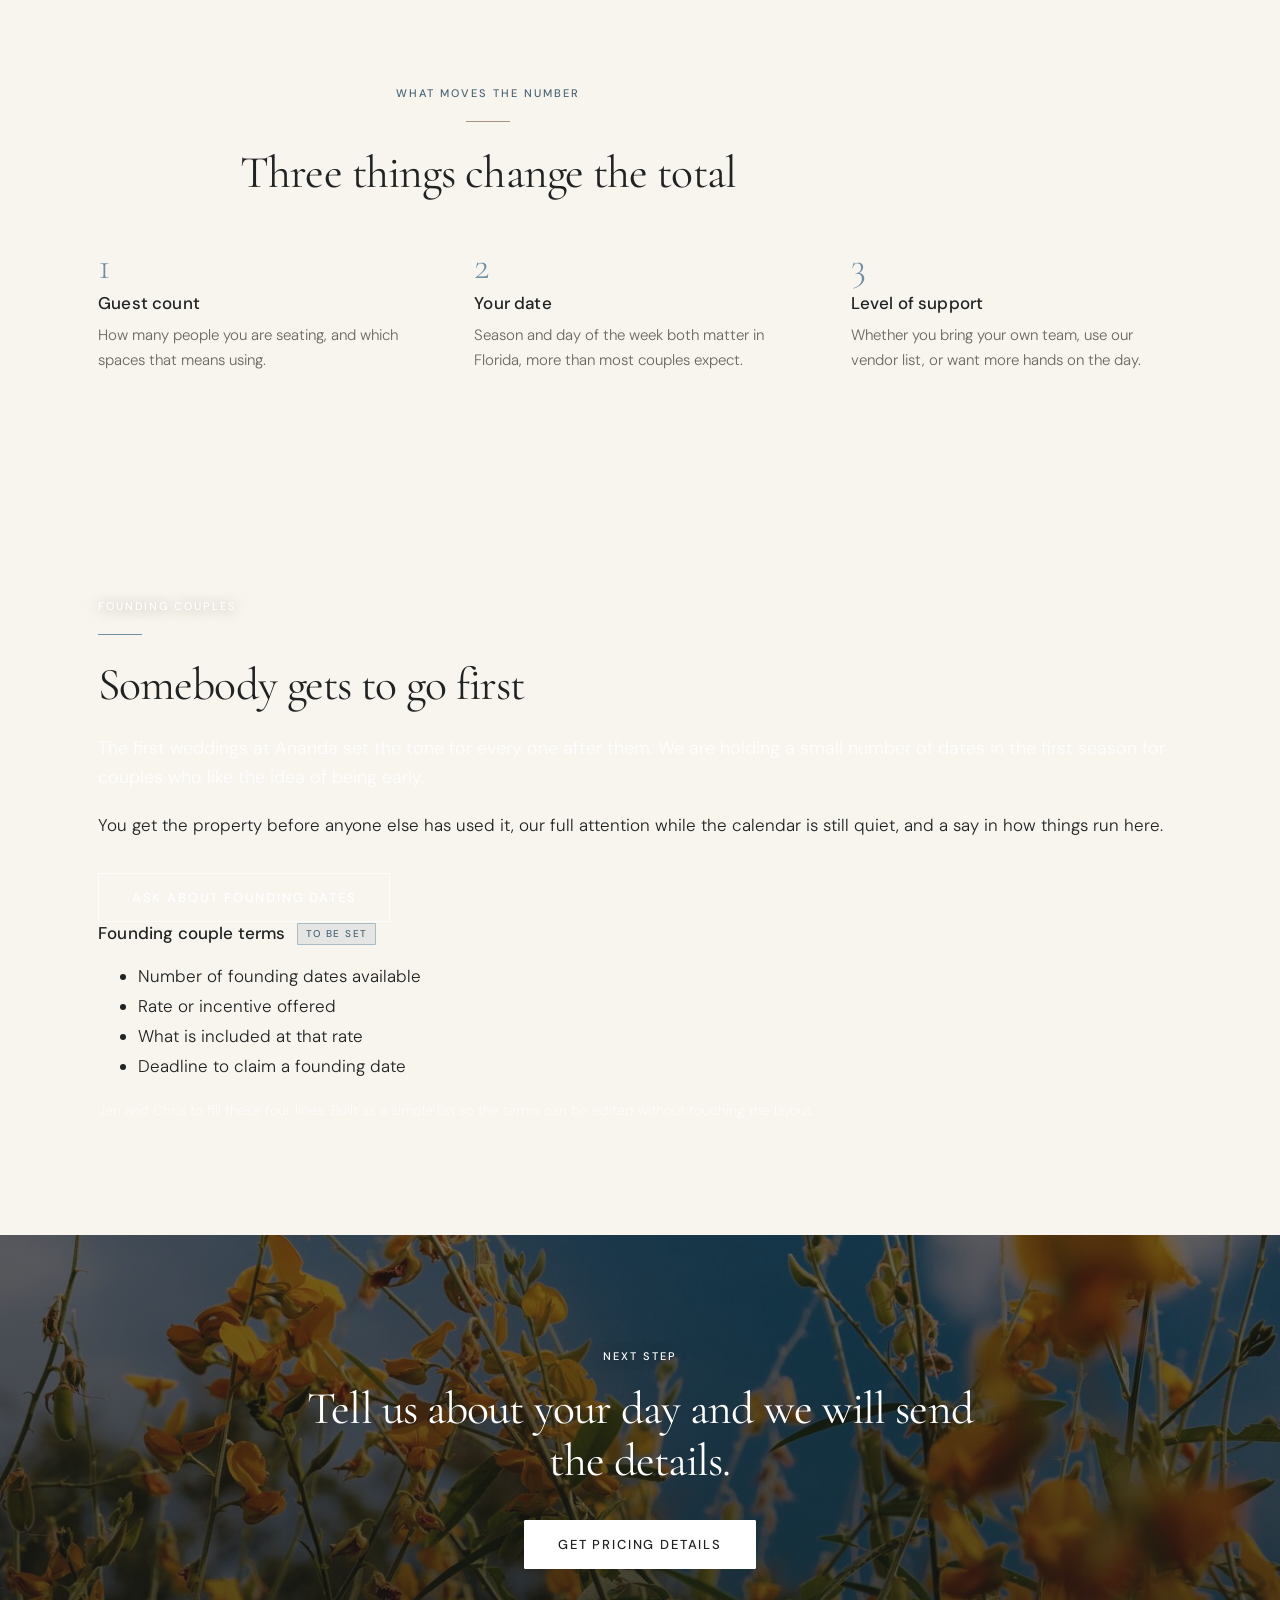
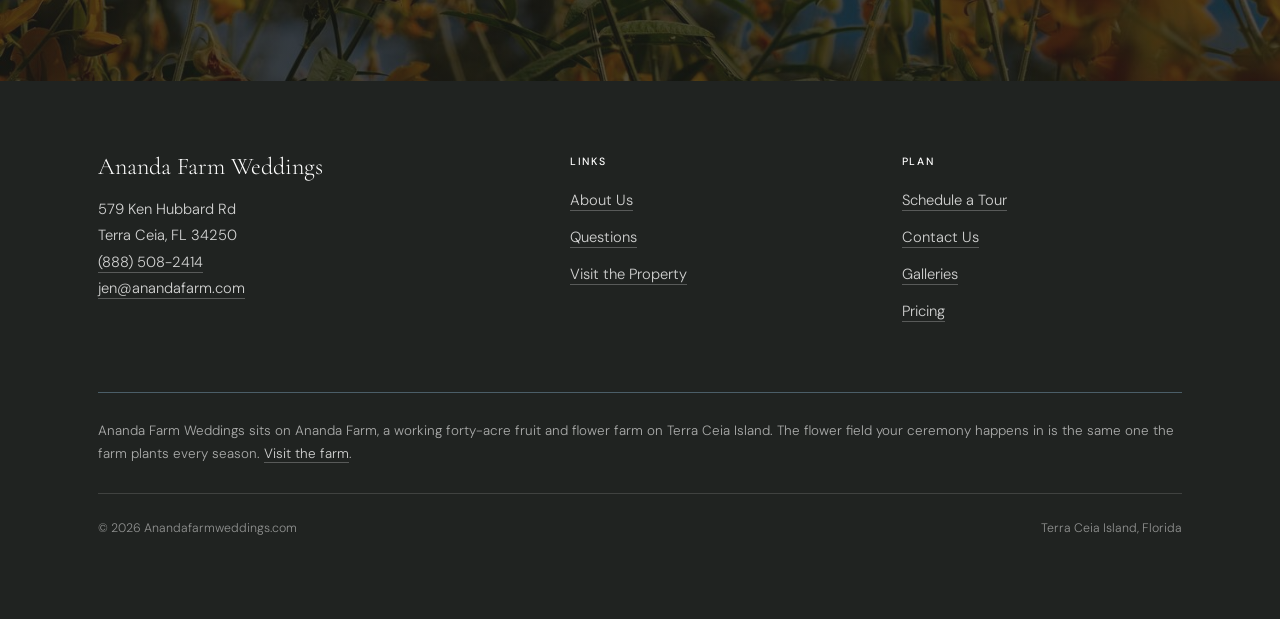
<file: pricing.html>
<!DOCTYPE html>
<html lang="en">
<head>
<meta charset="utf-8">
<meta name="viewport" content="width=device-width, initial-scale=1">
<title>Pricing &amp; Availability | Ananda Farm Weddings</title>
<meta name="description" content="No two weddings at Ananda are the same. Your investment depends on how you use the property, the size of your event, and the level of support you need.">

<!-- KEEP THIS TAG WHILE THIS SITS ON A PUBLIC REVIEW URL.
     Without it Google can index the concept, which would compete with the
     real site under the Ananda brand. Delete only at launch. -->
<meta name="robots" content="noindex, nofollow">

<link rel="preconnect" href="https://fonts.googleapis.com">
<link rel="preconnect" href="https://fonts.gstatic.com" crossorigin>
<link href="https://fonts.googleapis.com/css2?family=Cormorant+Garamond:ital,wght@0,300;0,400;0,500;1,300;1,400&family=DM+Sans:ital,opsz,wght@0,9..40,300;0,9..40,400;0,9..40,500;1,9..40,400&display=swap" rel="stylesheet">
<link rel="stylesheet" href="assets/style.css">
</head>
<body class="no-anno">

<!-- ============================ HEADER ============================
     Shared across all pages. Generated from build.py so the eight pages
     cannot drift apart.
     ================================================================ -->
<header class="site-header" id="siteHeader">
  <div class="header-inner">
    <a href="index.html" class="brand">Ananda Farm Weddings<small>Terra Ceia Island, Florida</small></a>
    <button class="nav-toggle" id="navToggle" aria-expanded="false" aria-controls="primaryNav" aria-label="Open menu">
      <svg width="24" height="16" viewBox="0 0 24 16" fill="none" aria-hidden="true"><path d="M0 1h24M0 8h24M0 15h24" stroke="currentColor" stroke-width="1.4"/></svg>
    </button>
    <nav class="nav" id="primaryNav" aria-label="Primary">
      <a href="experience.html">The Experience</a>
      <a href="the-property.html">The Property</a>
      <a href="galleries.html">Galleries</a>
      <a href="faqs.html">FAQs</a>
      <a href="contact.html">Contact Us</a>
      <a href="tours.html" class="btn btn--onDark">Schedule a Tour</a>
    </nav>
  </div>
</header>


<!-- ============================ PAGE HERO ============================ -->
<section class="phero">
  <div class="phero__bg phero__bg--bouquets" role="img" aria-label="An armful of cut sunflowers in yellow, bronze and deep burgundy after harvest."></div>
  <div class="phero__scrim"></div>
  <div class="phero__inner">
    <span class="eyebrow eyebrow--light">Pricing</span>
    <h1>A Wedding Experience Designed Around You</h1>
    <p class="phero__sub">No two weddings at Ananda are the same.</p>
    <div class="btn-row btn-row--center">
      <a href="contact.html" class="btn btn--onPhoto">Get Pricing Details</a>
    </div>
  </div>
</section>

<section>
  <div class="wrap wrap--narrow center">
    <p class="lede">Your investment depends on how you choose to use the property, the size of your event, and the level of support you need. We provide the setting, structure, and guidance to help you bring it all together.</p>
  </div>
</section>

<!-- ============================ THE NUMBER ============================
     Live skeleton: "Most weddings begin at $X,XXX". Rendered as a visible
     ruled blank rather than hidden, because it is the fastest thing to fill.
     ==================================================================== -->
<section class="band">
  <div class="wrap">
    <div class="pricing__card">
      <div>
        <span class="eyebrow">Weddings at Ananda</span>
        <hr class="rule rule--blue">
        <p class="price">Most weddings begin at $<span class="blank">&nbsp;</span><span class="tbd">To be set</span></p>
        <p class="muted" style="margin-top:1rem">Send us your date, your guest count and roughly what you are picturing, and we will come back with a full breakdown and the dates still open.</p>
        <div class="btn-row" style="margin-top:1.8rem">
          <a href="contact.html" class="btn btn--primary">Get Pricing Details</a>
          <a href="tours.html" class="btn btn--secondary">Schedule a Tour</a>
        </div>
      </div>
      <div>
        <h4 style="margin-bottom:1.05rem">What we will send you <span class="tbd">Draft</span></h4>
        <ul class="incl">
          <li>Hours of property access on your wedding day</li>
          <li>What is included in the space itself</li>
          <li>How bar service and licensing work</li>
          <li>On-site lodging and bridal suite details</li>
          <li>Our vendor list, and the policy on bringing your own</li>
          <li>Rain plan and backup options</li>
          <li>Available dates from November 2026</li>
        </ul>
      </div>
    </div>
    <div class="wrap"><div class="anno"><strong>This list is a promise.</strong> Whatever stays on it has to actually be in the email you send back, so cut anything you are not ready to answer.<br><br><strong>On the blank:</strong> a published starting figure typically cuts unqualified inquiries by a wide margin, which matters while Jen is answering every one by hand. If you would rather not publish one at all, delete the price line and the block still works as a gated request panel.</div></div>
  </div>
</section>

<!-- ============================ HOW IT VARIES ============================ -->
<section>
  <div class="wrap">
    <div class="wrap--narrow center" style="padding-inline:0">
      <span class="eyebrow">What moves the number</span>
      <hr class="rule rule--center">
      <h2>Three things change the total</h2>
    </div>
    <div class="steps">
      <div class="step"><span class="step__n">1</span><h4>Guest count</h4>
        <p>How many people you are seating, and which spaces that means using.</p></div>
      <div class="step"><span class="step__n">2</span><h4>Your date</h4>
        <p>Season and day of the week both matter in Florida, more than most couples expect.</p></div>
      <div class="step"><span class="step__n">3</span><h4>Level of support</h4>
        <p>Whether you bring your own team, use our vendor list, or want more hands on the day.</p></div>
    </div>
    <div class="wrap"><div class="anno"><strong>This section is not in the live skeleton.</strong> I added it because a page that shows a blank price and nothing else gives a couple no way to reason about cost. Three named variables let them self-qualify before they email. Delete it if you would rather keep the page minimal.</div></div>
  </div>
</section>

<!-- ============================ FOUNDING COUPLES ============================ -->
<section class="founding">
  <div class="wrap">
    <div class="founding__grid">
      <div>
        <span class="eyebrow eyebrow--light">Founding couples</span>
        <hr class="rule rule--blue">
        <h2>Somebody gets to go first</h2>
        <p class="lede" style="color:rgba(255,255,255,.9)">The first weddings at Ananda set the tone for every one after them. We are holding a small number of dates in the first season for couples who like the idea of being early.</p>
        <p>You get the property before anyone else has used it, our full attention while the calendar is still quiet, and a say in how things run here.</p>
        <div class="btn-row" style="margin-top:2rem">
          <a href="contact.html" class="btn btn--onDark">Ask About Founding Dates</a>
        </div>
      </div>
      <div class="founding__card">
        <h4>Founding couple terms <span class="tbd">To be set</span></h4>
        <ul>
          <li>Number of founding dates available</li>
          <li>Rate or incentive offered</li>
          <li>What is included at that rate</li>
          <li>Deadline to claim a founding date</li>
        </ul>
        <p style="font-size:.86rem;color:rgba(255,255,255,.7);margin:0">Jen and Chris to fill these four lines. Built as a simple list so the terms can be edited without touching the layout.</p>
      </div>
    </div>
  </div>
</section>

<section class="tour">
  <div class="tour__bg" role="img" aria-label="Tall yellow blooms photographed from below against a blue sky with scattered cloud."></div>
  <div class="tour__scrim"></div>
  <div class="wrap wrap--narrow">
    <span class="eyebrow eyebrow--light">Next step</span>
    <h2>Tell us about your day and we will send the details.</h2>
    <div class="btn-row btn-row--center" style="margin-top:2.1rem">
      <a href="contact.html" class="btn btn--onPhoto">Get Pricing Details</a>
    </div>
  </div>
</section>

<!-- ============================ FOOTER ============================ -->
<footer class="site-footer">
  <div class="wrap">
    <div class="footer__grid">
      <div>
        <div class="footer__brand">Ananda Farm Weddings</div>
        <p class="footer__meta">
          579 Ken Hubbard Rd<br>
          Terra Ceia, FL 34250<br>
          <a href="tel:+18885082414">(888) 508-2414</a><br>
          <a href="mailto:jen@anandafarm.com">jen@anandafarm.com</a>
        </p>
      </div>
      <div>
        <h5>Links</h5>
        <ul>
          <li><a href="about.html">About Us</a></li>
          <li><a href="faqs.html">Questions</a></li>
          <li><a href="tours.html">Visit the Property</a></li>
        </ul>
      </div>
      <div>
        <h5>Plan</h5>
        <ul>
          <li><a href="tours.html">Schedule a Tour</a></li>
          <li><a href="contact.html">Contact Us</a></li>
          <li><a href="galleries.html">Galleries</a></li>
          <li><a href="pricing.html">Pricing</a></li>
        </ul>
      </div>
    </div>

    <div class="footer__farm">
      Ananda Farm Weddings sits on Ananda Farm, a working forty-acre fruit and flower farm on Terra Ceia Island.
      The flower field your ceremony happens in is the same one the farm plants every season.
      <a href="https://anandafarm.com">Visit the farm</a>.
    </div>

    <div class="footer__bottom">
      <span>&copy; 2026 Anandafarmweddings.com</span>
      <span>Terra Ceia Island, Florida</span>
    </div>
  </div>
</footer>

<span class="concept-tag">V1 concept &middot; not the live site</span>
<button class="anno-toggle" id="annoToggle" aria-pressed="false">Show design notes</button>

<script>
(function () {
  'use strict';
  var header = document.getElementById('siteHeader');
  var hasHero = !!document.querySelector('.hero, .phero');
  function threshold() { return hasHero ? Math.max(120, window.innerHeight * 0.45) : 10; }
  var solidAfter = threshold();
  function onScroll(){ header.classList.toggle('is-solid', window.scrollY > solidAfter); }
  onScroll();
  window.addEventListener('scroll', onScroll, { passive: true });
  window.addEventListener('resize', function(){ solidAfter = threshold(); onScroll(); });

  var toggle = document.getElementById('navToggle');
  var nav = document.getElementById('primaryNav');
  toggle.addEventListener('click', function(){
    var open = nav.classList.toggle('is-open');
    toggle.setAttribute('aria-expanded', String(open));
    toggle.setAttribute('aria-label', open ? 'Close menu' : 'Open menu');
    if (open) header.classList.add('is-solid'); else onScroll();
  });
  nav.addEventListener('click', function(e){
    if (e.target.tagName === 'A' && nav.classList.contains('is-open')) {
      nav.classList.remove('is-open');
      toggle.setAttribute('aria-expanded', 'false');
      onScroll();
    }
  });

  var annoToggle = document.getElementById('annoToggle');
  annoToggle.addEventListener('click', function(){
    var hidden = document.body.classList.toggle('no-anno');
    annoToggle.textContent = hidden ? 'Show design notes' : 'Hide design notes';
    annoToggle.setAttribute('aria-pressed', String(!hidden));
  });

  var form = document.getElementById('inquiryForm');
  if (form) {
    form.addEventListener('submit', function(e){
      e.preventDefault();
      var name = document.getElementById('fname'), email = document.getElementById('femail');
      if (!name.value.trim()) { name.focus(); return; }
      if (!email.value.trim()) { email.focus(); return; }
      var box = document.getElementById('confirmBox');
      box.classList.add('is-shown');
      box.scrollIntoView({ behavior: 'smooth', block: 'center' });
    });
  }
})();
</script>
</body>
</html>
</file>
<file: assets/style.css>
/* ============================================================
   1. DESIGN TOKENS: Coastal Oak
   Developer: set these as GeneratePress global colors and
   GenerateBlocks global style variables, not per block.
   ============================================================ */
:root{
  --color-primary:#D9D1C4;        /* Whitewashed Oak:  soft section backgrounds */
  --color-secondary:#A9927D;      /* Warm Driftwood:   rules, small accents */
  --color-accent:#6F8FA3;         /* Coastal Blue:     borders, markers, large accents */
  --color-accent-deep:#4A6675;    /* deepened: REQUIRED for small blue text */
  --color-background:#F8F5EF;     /* Soft White:       page background */
  --color-text:#202321;           /* Blackened Iron:   body and headings */

  --color-surface:#FFFFFF;
  --color-border:#E5DED3;
  --color-muted-text:#6C665E;

  /* The oak bands are darker, so standard muted and accent drop below
     4.5:1. These are the compliant substitutes, applied by .band below. */
  --color-muted-on-oak:#57524A;
  --color-accent-on-oak:#3C5665;

  --color-button-bg:#202321;
  --color-button-text:#F8F5EF;
  --color-button-hover:#4A6675;

  --color-link:#4A6675;
  --color-link-hover:#A9927D;
  --color-focus:#6F8FA3;

  --font-heading:"Cormorant Garamond",Georgia,serif;
  --font-body:"DM Sans",-apple-system,BlinkMacSystemFont,"Segoe UI",sans-serif;

  --max:1180px;
  --gutter:clamp(1.25rem,5vw,3rem);
  --section-y:clamp(4rem,9vw,7rem);

  /* IMAGE ASSETS, embedded once each.
     PRODUCTION: swap every one of these for a real file. Use <img> rather
     than a CSS background for the hero so the browser can prioritise it as
     the LCP element. The role="img" plus aria-label pattern below is an
     accessible stand-in for this single-file review copy only.

     NINE IMAGES. Four are real photographs of the farm:
       --img-ceremony    field with the pavilion and sabal palms
       --img-aerial      property at sunset, lit structures, bay behind
       inline <img>      cut sunflowers, autumn tones
       --img-sunnhemp    yellow blooms against sky
     Five are not:
       inline <img>      sunflower field with the white farmhouse. Forward-looking
                         render: the house is being painted white. It replaced a
                         real photograph of the same view in the current colour.
       --img-barn-blur   barn render, blurred, hero background
       --img-barn        barn render, sharp
       --img-pergola     pergola concept render
       --img-couple      AI couple, gallery tile only

     The two used as inline <img> are deliberately NOT also defined as
     variables here; doing both embeds the same payload twice and added
     460KB to this file before it was caught.                        */
  --img-barn-blur:url("img/hero-barn-blur.jpg");
  --img-ceremony:url("img/ceremony-field.jpg");
  --img-barn:url("img/reception-barn.jpg");
  --img-aerial:url("img/aerial-dusk.jpg");
  --img-pergola:url("img/pergola-render.jpg");
  --img-couple:url("img/styled-couple.jpg");
  --img-sunnhemp:url("img/sunnhemp.jpg");
  --img-field-house:url("img/field-house.jpg");
  --img-bouquets:url("img/bouquets.jpg");

  /* ACCESSIBILITY NOTE FOR DEVELOPER:
     Coastal Blue #6F8FA3 on Soft White = 3.15:1. That passes AA for large
     text and UI borders but FAILS for body-size text, which needs 4.5:1.
     Use --color-accent-deep #4A6675 (5.6:1) for links, eyebrows, captions
     and any small blue text. Do not collapse them into one blue. */
}

/* ============================================================
   2. RESET AND BASE
   ============================================================ */
*,*::before,*::after{box-sizing:border-box}
html{-webkit-text-size-adjust:100%;scroll-behavior:smooth}
body{
  margin:0;background:var(--color-background);color:var(--color-text);
  font-family:var(--font-body);font-size:clamp(1rem,.4vw + .95rem,1.0625rem);
  font-weight:300;line-height:1.75;-webkit-font-smoothing:antialiased;
}
img{max-width:100%;height:auto;display:block}
h1,h2,h3,h4{font-family:var(--font-heading);font-weight:400;letter-spacing:-.02em;line-height:1.13;margin:0 0 .5em}
h1{font-size:clamp(2.35rem,5.8vw,4.15rem)}
h2{font-size:clamp(1.85rem,4vw,2.85rem)}
h3{font-size:clamp(1.3rem,2.1vw,1.65rem)}
h4{font-size:1.0625rem;font-family:var(--font-body);font-weight:500;letter-spacing:.01em;line-height:1.4}
p{margin:0 0 1.15rem}
p:last-child{margin-bottom:0}
a{color:var(--color-link);text-decoration:none;border-bottom:1px solid rgba(74,102,117,.35);transition:color .2s,border-color .2s}
a:hover{color:var(--color-link-hover);border-color:var(--color-link-hover)}
:focus-visible{outline:2px solid var(--color-focus);outline-offset:3px;border-radius:2px}

.wrap{max-width:var(--max);margin-inline:auto;padding-inline:var(--gutter)}
.wrap--narrow{max-width:780px}
section{padding-block:var(--section-y)}
.center{text-align:center}
.lede{font-size:clamp(1.075rem,1.4vw,1.28rem);line-height:1.65}
.muted{color:var(--color-muted-text)}

.eyebrow{
  font-family:var(--font-body);font-size:.6875rem;font-weight:500;
  letter-spacing:.18em;text-transform:uppercase;
  color:var(--color-accent-deep);margin:0 0 1.1rem;display:block;
}
/* Over a photograph, pure white. The pale blue only reached 4.00:1 on the
   hero backdrop, under the 4.5:1 minimum for text this small. */
.eyebrow--light{color:#FFFFFF;text-shadow:0 1px 14px rgba(18,20,18,.45)}

/* Copper hairline, with a blue variant so the accent recurs without
   turning up everywhere. */
.rule{width:44px;height:1px;background:var(--color-secondary);border:0;margin:0 0 1.55rem}
.rule--center{margin-inline:auto}
.rule--blue{background:var(--color-accent)}
.band .rule--blue{background:var(--color-accent-on-oak)}

/* ============================================================
   BLUE ACCENTS, audited in one place.
     links + hover, eyebrows, secondary buttons, button hover, focus rings,
     nav underline, step and prop numerals, alternating rules, selection
     highlight, list markers, form top edge, footer hairline, founding glow.
   Raw Coastal Blue is only 2.28:1 on the oak bands, so anything blue that
   sits on oak uses --color-accent-on-oak instead.
   ============================================================ */
::selection{background:rgba(111,143,163,.24);color:var(--color-text)}

/* ============================================================
   3. BUTTONS
   ============================================================ */
.btn{
  display:inline-flex;align-items:center;justify-content:center;
  font-family:var(--font-body);font-size:.8125rem;font-weight:500;
  letter-spacing:.14em;text-transform:uppercase;
  padding:1.05rem 2.05rem;border:1px solid transparent;border-radius:1px;
  cursor:pointer;transition:background-color .25s,color .25s,border-color .25s;
  text-decoration:none;line-height:1;
}
.btn--primary{background:var(--color-button-bg);color:var(--color-button-text);border-color:var(--color-button-bg)}
.btn--primary:hover{background:var(--color-button-hover);border-color:var(--color-button-hover);color:#fff}
.btn--secondary{background:transparent;color:var(--color-accent-deep);border-color:var(--color-accent)}
.btn--secondary:hover{background:var(--color-accent-deep);border-color:var(--color-accent-deep);color:#fff}
.btn--onDark{background:transparent;color:#fff;border-color:rgba(255,255,255,.75)}
.btn--onDark:hover{background:#fff;color:var(--color-text);border-color:#fff}
.btn--onPhoto{background:#fff;color:var(--color-text);border-color:#fff}
.btn--onPhoto:hover{background:var(--color-accent-deep);border-color:var(--color-accent-deep);color:#fff}
.btn-row{display:flex;flex-wrap:wrap;gap:.9rem}
.btn-row--center{justify-content:center}

/* ============================================================
   4. HEADER. Nav mirrors the live site exactly.
   ============================================================ */
.site-header{position:fixed;inset:0 0 auto 0;z-index:50;transition:background-color .3s,border-color .3s;border-bottom:1px solid transparent}
.site-header.is-solid{background:rgba(248,245,239,.97);backdrop-filter:blur(8px);border-bottom-color:rgba(111,143,163,.45)}
.header-inner{max-width:var(--max);margin-inline:auto;padding:1.1rem var(--gutter);display:flex;align-items:center;justify-content:space-between;gap:1.5rem}
.brand{font-family:var(--font-heading);font-size:1.3rem;font-weight:500;letter-spacing:.02em;color:#fff;border:0;line-height:1.15;white-space:nowrap}
.brand small{display:block;font-family:var(--font-body);font-size:.55rem;font-weight:400;letter-spacing:.28em;text-transform:uppercase;opacity:.85;margin-top:.28rem}
.is-solid .brand{color:var(--color-text)}
/* PLACEHOLDER: swap this text lockup for the logo SVG when one exists. */

.nav{display:flex;align-items:center;gap:1.6rem}
.nav a{font-size:.75rem;font-weight:400;letter-spacing:.11em;text-transform:uppercase;color:rgba(255,255,255,.94);border:0;padding-block:.3rem;position:relative}
.nav a::after{content:"";position:absolute;left:0;right:0;bottom:0;height:1px;background:var(--color-accent);transform:scaleX(0);transform-origin:left;transition:transform .25s}
.nav a:hover::after{transform:scaleX(1)}
.is-solid .nav a{color:var(--color-text)}
.nav .btn{padding:.8rem 1.4rem;font-size:.68rem}
.is-solid .nav .btn--onDark{color:var(--color-text);border-color:var(--color-text)}
.is-solid .nav .btn--onDark:hover{background:var(--color-text);color:#fff}

.nav-toggle{display:none;background:none;border:0;cursor:pointer;padding:.5rem;color:#fff}
.is-solid .nav-toggle{color:var(--color-text)}
@media (max-width:1040px){
  .nav-toggle{display:block}
  .nav{position:fixed;inset:0 0 auto 0;padding:5.5rem var(--gutter) 2.5rem;background:var(--color-background);flex-direction:column;align-items:flex-start;gap:.3rem;transform:translateY(-100%);transition:transform .35s ease;box-shadow:0 20px 50px rgba(32,35,33,.13)}
  .nav.is-open{transform:translateY(0)}
  .nav a{color:var(--color-text);font-size:1rem;letter-spacing:.06em;padding-block:.75rem;width:100%;border-bottom:1px solid var(--color-border)}
  .nav .btn{margin-top:1.2rem;width:100%;color:var(--color-text);border-color:var(--color-text)}
}

/* ============================================================
   5. HERO. Live skeleton order: H1, subhead, paragraph, CTAs.
   One centred stack so there is no dead space at the fold.
   ============================================================ */
.hero{
  position:relative;min-height:min(94vh,900px);
  display:flex;flex-direction:column;justify-content:center;align-items:center;
  padding:clamp(6.5rem,13vh,8.5rem) 0 clamp(3rem,6vh,4.5rem);
  overflow:hidden;isolation:isolate;text-align:center;
}
.hero__bg{position:absolute;inset:0;z-index:-2;background-image:var(--img-barn-blur);background-size:cover;background-position:center 52%;background-repeat:no-repeat;transform:scale(1.04)}
/* Top-and-bottom weighted, kept light through the middle so the room still
   reads. Every text zone was measured against the actual pixels beneath. */
.hero__scrim{
  position:absolute;inset:0;z-index:-1;
  background:linear-gradient(to bottom,
    rgba(22,24,22,.58) 0%, rgba(22,24,22,.48) 30%,
    rgba(22,24,22,.46) 70%, rgba(22,24,22,.64) 100%);
}
.hero__inner{padding-inline:var(--gutter);max-width:900px}
.hero h1{color:#fff;text-shadow:0 2px 30px rgba(18,20,18,.5);margin-bottom:.42em}
.hero__sub{
  font-family:var(--font-heading);font-size:clamp(1.2rem,2.4vw,1.75rem);
  font-weight:300;line-height:1.4;color:#fff;
  max-width:40ch;margin:0 auto 1.35rem;  /* 26ch broke this into three ragged lines */
  text-shadow:0 1px 18px rgba(18,20,18,.55);
}
.hero__body{
  color:rgba(255,255,255,.94);font-size:clamp(1rem,1.2vw,1.08rem);
  line-height:1.7;max-width:56ch;margin:0 auto;
  text-shadow:0 1px 16px rgba(18,20,18,.55);
}
.hero__actions{display:flex;flex-wrap:wrap;gap:.9rem;justify-content:center;margin-top:clamp(2rem,4vh,2.75rem)}

/* ============================================================
   6. FOUR PROPS. Live copy: Private Setting, Flexible Experience,
   Natural Backdrop, Close to Tampa.
   ============================================================ */
.props{background:var(--color-background)}
.props__grid{display:grid;grid-template-columns:repeat(4,1fr);gap:clamp(1.75rem,3vw,2.6rem)}
.prop{border-top:1px solid var(--color-border);padding-top:1.55rem;position:relative}
/* short blue segment overlapping the hairline: the accent as a detail on the
   rule rather than a coloured block */
.prop::before{content:"";position:absolute;top:-1px;left:0;width:26px;height:1px;background:var(--color-accent)}
.prop__num{font-family:var(--font-heading);font-size:.9rem;font-style:italic;color:var(--color-accent-deep);display:block;margin-bottom:.65rem}
.prop h4{margin-bottom:.5rem}
.prop p{font-size:.94rem;line-height:1.65;color:var(--color-muted-text)}
@media (max-width:900px){.props__grid{grid-template-columns:repeat(2,1fr)}}
@media (max-width:540px){.props__grid{grid-template-columns:1fr}}

/* ============================================================
   7. BANDS
   ============================================================ */
.band{background:var(--color-primary)}
.band--surface{background:var(--color-surface)}
/* WCAG AA correction for the oak bands: muted grey lands at 3.75:1 and the
   accent blue at 4.02:1, both under 4.5:1. Do not delete when porting. */
.band .muted,.band .lede.muted{color:var(--color-muted-on-oak)}
.band .eyebrow{color:var(--color-accent-on-oak)}
.band--surface .muted{color:var(--color-muted-text)}
.band--surface .eyebrow{color:var(--color-accent-deep)}

/* ============================================================
   8. SPLIT
   ============================================================ */
.split{display:grid;grid-template-columns:1fr 1fr;align-items:center;gap:clamp(2.25rem,5vw,4.25rem)}
.split--flip .split__media{order:2}
.split__media img{width:100%;aspect-ratio:4/5;object-fit:cover}
@media (max-width:860px){
  .split{grid-template-columns:1fr}
  .split--flip .split__media{order:0}
}

/* ============================================================
   9. THREE-UP IMAGE CARDS
   Live skeleton: Ceremony Area, Reception Area, Reception under lights.
   ============================================================ */
.trio{display:grid;grid-template-columns:repeat(3,1fr);gap:clamp(1.25rem,2.5vw,2rem);margin-top:clamp(2.5rem,5vw,3.5rem)}
.trio figure{margin:0}
/* Longhands, not the `background` shorthand.
   The shorthand resets background-image to none, and because `.trio .shot`
   is more specific than a single `.shot--ceremony` class it beat every
   modifier. The result was three empty boxes. Longhands keep the modifiers
   free to set only the image. Same trap applies to .gtiles .tile below. */
.trio .shot{
  display:block;aspect-ratio:3/2;
  background-color:var(--color-primary);
  background-position:center;
  background-size:cover;
  background-repeat:no-repeat;
  border:1px solid rgba(111,143,163,.3);
}
.trio .shot--ceremony{background-image:var(--img-ceremony)}
.trio .shot--reception{background-image:var(--img-barn)}
.trio .shot--aerial{background-image:var(--img-aerial)}
.trio figcaption{
  font-size:.7rem;letter-spacing:.11em;text-transform:uppercase;
  color:var(--color-accent-deep);margin-top:.75rem;line-height:1.5;
}
.band .trio figcaption{color:var(--color-accent-on-oak)}
@media (max-width:800px){.trio{grid-template-columns:1fr;max-width:520px;margin-inline:auto}}

/* ============================================================
   10. THREE STEPS
   ============================================================ */
.steps{display:grid;grid-template-columns:repeat(3,1fr);gap:clamp(1.75rem,3.5vw,3rem);margin-top:clamp(2.25rem,4vw,3rem)}
.step{position:relative;padding-top:2.85rem}
.step__n{position:absolute;top:0;left:0;font-family:var(--font-heading);font-size:2.4rem;line-height:1;color:var(--color-accent)}
.band .step__n{color:var(--color-accent-on-oak)}
.step h4{margin-bottom:.45rem}
.step p{font-size:.94rem;line-height:1.65;color:var(--color-muted-text)}
.band .step p{color:var(--color-muted-on-oak)}
@media (max-width:760px){.steps{grid-template-columns:1fr;gap:2rem}}

/* ============================================================
   11. GALLERY TILES
   Live skeleton: styled shoots, renderings, future real weddings.
   ============================================================ */
.gtiles{display:grid;grid-template-columns:repeat(3,1fr);gap:clamp(1rem,2vw,1.5rem);margin-top:clamp(2.25rem,4vw,3rem)}
.gtiles figure{margin:0}
.gtiles .tile{
  display:block;aspect-ratio:4/5;
  background-color:var(--color-surface);
  background-position:center;
  background-size:cover;
  background-repeat:no-repeat;
  border:1px solid rgba(111,143,163,.3);
  transition:transform .4s cubic-bezier(.2,.7,.3,1),box-shadow .4s;
}
.gtiles figure:hover .tile{transform:translateY(-4px);box-shadow:0 14px 34px rgba(32,35,33,.15)}
.gtiles .tile--couple{background-image:var(--img-couple)}
.gtiles .tile--pergola{background-image:var(--img-pergola)}
.gtiles .tile--sunnhemp{background-image:var(--img-sunnhemp)}
.gtiles figcaption{font-size:.7rem;letter-spacing:.11em;text-transform:uppercase;color:var(--color-accent-deep);margin-top:.7rem}
.band .gtiles figcaption{color:var(--color-accent-on-oak)}
@media (max-width:700px){.gtiles{grid-template-columns:1fr 1fr}.gtiles figure:last-child{grid-column:1/-1;max-width:50%}}

/* ============================================================
   12. PRICING
   ============================================================ */
.pricing__card{
  background:var(--color-surface);border:1px solid var(--color-border);
  padding:clamp(2rem,4.5vw,3.25rem);
  display:grid;grid-template-columns:1fr 1fr;gap:clamp(2rem,4vw,3.25rem);align-items:start;
}
.price{font-family:var(--font-heading);font-size:clamp(1.8rem,3vw,2.4rem);line-height:1.1;margin:0 0 .3rem}
.price .blank{
  display:inline-block;min-width:5.5ch;border-bottom:2px solid var(--color-accent);
  vertical-align:baseline;
}
.incl{list-style:none;margin:0;padding:0}
.incl li{padding:.7rem 0 .7rem 1.55rem;position:relative;font-size:.94rem;line-height:1.6;border-bottom:1px solid var(--color-border)}
.incl li:last-child{border-bottom:0}
.incl li::before{content:"";position:absolute;left:0;top:1.25rem;width:8px;height:1px;background:var(--color-accent)}
.tbd{
  display:inline-block;font-size:.62rem;letter-spacing:.14em;text-transform:uppercase;
  background:rgba(111,143,163,.14);border:1px solid rgba(111,143,163,.5);
  color:var(--color-accent-deep);padding:.2rem .5rem;border-radius:1px;
  margin-left:.45rem;vertical-align:middle;
}
@media (max-width:820px){.pricing__card{grid-template-columns:1fr}}

/* ============================================================
   13. TOUR BANNER
   ============================================================ */
.tour{position:relative;isolation:isolate;color:#fff;text-align:center;overflow:hidden}
.tour__bg{position:absolute;inset:0;z-index:-2;background-image:var(--img-sunnhemp);background-size:cover;background-position:center 58%;background-repeat:no-repeat}
.tour__scrim{position:absolute;inset:0;z-index:-1;background:linear-gradient(to bottom,rgba(22,24,22,.56),rgba(22,24,22,.72))}
.tour h2{color:#fff}
.tour p{color:rgba(255,255,255,.93)}

/* ============================================================
   14. PROOF: Featured In and Testimonials.
   Both are in the live skeleton, so both are here as designed empty
   states. Neither should ship until there is real content, because an
   empty press row reads worse than no press row.
   ============================================================ */
.proof{display:grid;grid-template-columns:1fr 1fr;gap:clamp(2.5rem,5vw,4rem);align-items:start}
@media (max-width:780px){.proof{grid-template-columns:1fr}}

/* ============================================================
   15. FOOTER. Live skeleton: Links, Contact Us, address, phone.
   ============================================================ */
.site-footer{background:var(--color-text);color:rgba(255,255,255,.8);padding-block:clamp(3rem,6vw,4.5rem) 0}
.site-footer a{color:rgba(255,255,255,.8);border-bottom-color:rgba(255,255,255,.25)}
.site-footer a:hover{color:#fff;border-bottom-color:#fff}
.footer__grid{display:grid;grid-template-columns:1.5fr 1fr 1fr;gap:clamp(2rem,4vw,3.5rem)}
.footer__brand{font-family:var(--font-heading);font-size:1.5rem;color:#fff;margin-bottom:.9rem;line-height:1.2}
.footer__grid h5{font-family:var(--font-body);font-size:.66rem;font-weight:500;letter-spacing:.16em;text-transform:uppercase;color:#fff;margin:0 0 1.05rem}
.footer__grid ul{list-style:none;margin:0;padding:0}
.footer__grid li{margin-bottom:.7rem;font-size:.92rem}
.footer__meta{font-size:.92rem;line-height:1.8}
.footer__farm{margin-top:clamp(2.5rem,5vw,3.5rem);padding-block:1.7rem;border-top:1px solid rgba(111,143,163,.55);font-size:.84rem;line-height:1.7;color:rgba(255,255,255,.62)}
.footer__bottom{border-top:1px solid rgba(255,255,255,.14);padding:1.5rem 0 5rem;display:flex;flex-wrap:wrap;gap:1rem;justify-content:space-between;font-size:.77rem;color:rgba(255,255,255,.5)}
@media (max-width:820px){.footer__grid{grid-template-columns:1fr 1fr}}
@media (max-width:520px){.footer__grid{grid-template-columns:1fr}}

/* ============================================================
   16. DESIGN NOTES, hidden by default.
   Delete the .anno rules, all .anno elements, .anno-toggle and
   .concept-tag before this goes live.
   ============================================================ */
.anno{
  font-family:var(--font-body);font-size:.78rem;line-height:1.6;
  background:#FFF8DC;border-left:3px solid #C9A227;color:#5C4A10;
  padding:.85rem 1.1rem;margin:1.5rem 0 0;border-radius:1px;
}
.anno strong{color:#4A3A08}
body.no-anno .anno{display:none}
.concept-tag{
  position:fixed;bottom:1.25rem;left:1.25rem;z-index:80;
  font-family:var(--font-body);font-size:.62rem;font-weight:500;
  letter-spacing:.14em;text-transform:uppercase;
  background:rgba(248,245,239,.94);color:var(--color-accent-deep);
  border:1px solid rgba(111,143,163,.5);padding:.5rem .8rem;border-radius:2px;
  backdrop-filter:blur(6px);pointer-events:none;
}
@media (max-width:560px){.concept-tag{display:none}}
.anno-toggle{
  position:fixed;bottom:1.25rem;right:1.25rem;z-index:80;
  background:var(--color-text);color:#fff;border:0;cursor:pointer;
  font-family:var(--font-body);font-size:.66rem;font-weight:500;
  letter-spacing:.12em;text-transform:uppercase;padding:.85rem 1.15rem;
  border-radius:2px;box-shadow:0 6px 24px rgba(32,35,33,.3);
}

/* ============================================================
   17. PRINT / SAVE AS PDF
   ============================================================ */
@media print{
  *{-webkit-print-color-adjust:exact !important;print-color-adjust:exact !important}
  @page{margin:12mm}
  html,body{background:#fff}
  body{font-size:10.5pt;line-height:1.55}
  .anno,.anno-toggle,.concept-tag,.site-header,.nav-toggle{display:none !important}
  .hero{min-height:0 !important;height:165mm;padding-top:24mm !important;page-break-after:always}
  .hero h1{font-size:28pt}
  section,.prop,.step,.pricing__card,.split,.trio figure,.gtiles figure{page-break-inside:avoid;break-inside:avoid}
  h1,h2,h3,h4{page-break-after:avoid;break-after:avoid}
  section{padding-block:10mm !important}
  .btn{border:1px solid #999 !important;background:none !important;color:#202321 !important;padding:.5rem 1rem}
  .btn--primary{background:#202321 !important;color:#fff !important}
  .props__grid{grid-template-columns:repeat(2,1fr) !important}
  a{color:#202321 !important;border-bottom:0 !important}
  .footer__meta a::after{content:" (" attr(href) ")";font-size:8pt;color:#666}
}

@media (prefers-reduced-motion:reduce){
  *{animation-duration:.001ms!important;transition-duration:.001ms!important;scroll-behavior:auto!important}
}

/* ============================================================
   18. INTERIOR PAGE COMPONENTS
   Added when the site grew from one page to eight. Everything above
   this line is shared with the homepage.
   ============================================================ */

/* Page hero: shorter than the homepage hero, same treatment. */
.phero{
  position:relative;isolation:isolate;overflow:hidden;text-align:center;
  min-height:min(62vh,560px);
  display:flex;flex-direction:column;justify-content:center;align-items:center;
  padding:clamp(7rem,14vh,9rem) 0 clamp(2.75rem,5vh,3.75rem);
}
.phero__bg{position:absolute;inset:0;z-index:-2;background-position:center;background-size:cover;background-repeat:no-repeat;transform:scale(1.03)}
.phero__bg--ceremony{background-image:var(--img-ceremony)}
.phero__bg--aerial{background-image:var(--img-aerial)}
.phero__bg--field{background-image:var(--img-field-house)}
.phero__bg--bouquets{background-image:var(--img-bouquets)}
.phero__bg--sunnhemp{background-image:var(--img-sunnhemp)}
.phero__bg--barn{background-image:var(--img-barn)}
.phero__scrim{
  position:absolute;inset:0;z-index:-1;
  background:linear-gradient(to bottom,rgba(22,24,22,.60) 0%,rgba(22,24,22,.50) 45%,rgba(22,24,22,.62) 100%);
}
.phero__inner{padding-inline:var(--gutter);max-width:860px}
.phero h1{color:#fff;font-size:clamp(2.1rem,4.6vw,3.4rem);text-shadow:0 2px 26px rgba(18,20,18,.5);margin-bottom:.4em}
.phero__sub{
  font-family:var(--font-heading);font-weight:300;
  font-size:clamp(1.1rem,2vw,1.5rem);line-height:1.45;color:#fff;
  max-width:44ch;margin:0 auto;text-shadow:0 1px 16px rgba(18,20,18,.55);
}
.phero .btn-row{margin-top:clamp(1.85rem,3.5vh,2.5rem)}

/* Stacked day-parts: ceremony, cocktail hour, reception. */
.stack{display:grid;gap:clamp(2rem,4vw,3rem);margin-top:clamp(2.5rem,5vw,3.5rem)}
.daypart{
  display:grid;grid-template-columns:minmax(0,.85fr) minmax(0,1.15fr);
  gap:clamp(1.5rem,3.5vw,3rem);align-items:center;
}
.daypart:nth-child(even) .daypart__media{order:2}
.daypart__media{
  aspect-ratio:4/3;background-position:center;background-size:cover;
  background-repeat:no-repeat;background-color:var(--color-primary);
  border:1px solid rgba(111,143,163,.3);
}
.daypart__media--ceremony{background-image:var(--img-ceremony)}
.daypart__media--aerial{background-image:var(--img-aerial)}
.daypart__media--barn{background-image:var(--img-barn)}
.daypart__media--field{background-image:var(--img-field-house)}
.daypart__media--bouquets{background-image:var(--img-bouquets)}
.daypart__step{font-family:var(--font-heading);font-style:italic;font-size:.95rem;color:var(--color-accent-deep);display:block;margin-bottom:.45rem}
.band .daypart__step{color:var(--color-accent-on-oak)}
@media (max-width:820px){
  .daypart{grid-template-columns:1fr}
  .daypart:nth-child(even) .daypart__media{order:0}
}

/* Tick list used on The Experience and The Property. */
.ticks{list-style:none;margin:0;padding:0}
.ticks li{padding:.85rem 0 .85rem 1.85rem;position:relative;font-size:.99rem;line-height:1.6;border-bottom:1px solid rgba(32,35,33,.11)}
.ticks li:last-child{border-bottom:0}
.ticks li::before{content:"";position:absolute;left:0;top:1.5rem;width:9px;height:9px;border:1px solid var(--color-accent);border-radius:50%}
.ticks li:nth-child(even)::before{border-color:var(--color-secondary)}

/* Two-column list on wider blocks. */
.ticks--two{display:grid;grid-template-columns:1fr 1fr;gap:0 clamp(2rem,4vw,3.5rem)}
@media (max-width:760px){.ticks--two{grid-template-columns:1fr}}

/* Gallery grid on the Galleries page. */
.ggrid{display:grid;grid-template-columns:repeat(4,1fr);gap:clamp(.7rem,1.5vw,1.1rem);margin-top:clamp(2.25rem,4vw,3rem)}
.ggrid .cell{
  aspect-ratio:1/1;background-position:center;background-size:cover;
  background-repeat:no-repeat;background-color:var(--color-surface);
  border:1px solid rgba(111,143,163,.28);
}
.ggrid .cell--ceremony{background-image:var(--img-ceremony)}
.ggrid .cell--barn{background-image:var(--img-barn)}
.ggrid .cell--aerial{background-image:var(--img-aerial)}
.ggrid .cell--field{background-image:var(--img-field-house)}
.ggrid .cell--bouquets{background-image:var(--img-bouquets)}
.ggrid .cell--sunnhemp{background-image:var(--img-sunnhemp)}
.ggrid .cell--couple{background-image:var(--img-couple)}
.ggrid .cell--pergola{background-image:var(--img-pergola)}
@media (max-width:900px){.ggrid{grid-template-columns:repeat(3,1fr)}}
@media (max-width:600px){.ggrid{grid-template-columns:repeat(2,1fr)}}

/* Filter chips, shown as a disabled preview of a later feature. */
.filters{display:flex;flex-wrap:wrap;gap:.5rem;justify-content:center;margin-top:1.5rem}
.chip{
  font-size:.68rem;font-weight:500;letter-spacing:.12em;text-transform:uppercase;
  padding:.55rem 1rem;border:1px solid var(--color-border);border-radius:100px;
  color:var(--color-muted-text);background:var(--color-surface);
}
.chip--on{border-color:var(--color-accent);color:var(--color-accent-deep)}

/* FAQ list. Real <details> so it works without JavaScript. */
.faq{margin-top:clamp(2rem,4vw,3rem);border-top:1px solid var(--color-border)}
.faq details{border-bottom:1px solid var(--color-border)}
.faq summary{
  cursor:pointer;list-style:none;padding:1.35rem 2.5rem 1.35rem 0;position:relative;
  font-family:var(--font-heading);font-size:clamp(1.08rem,1.7vw,1.3rem);line-height:1.35;
}
.faq summary::-webkit-details-marker{display:none}
.faq summary::after{
  content:"";position:absolute;right:.35rem;top:50%;width:11px;height:11px;
  border-right:1.5px solid var(--color-accent);border-bottom:1.5px solid var(--color-accent);
  transform:translateY(-70%) rotate(45deg);transition:transform .25s;
}
.faq details[open] summary::after{transform:translateY(-30%) rotate(225deg)}
.faq summary:hover{color:var(--color-accent-deep)}
.faq .answer{padding:0 2.5rem 1.5rem 0;color:var(--color-muted-text);font-size:.99rem}
.faq .answer p:last-child{margin-bottom:0}

/* Layout diagram placeholder on The Property. */
.diagram{
  border:1px dashed var(--color-accent);background:var(--color-surface);
  aspect-ratio:16/9;display:flex;flex-direction:column;align-items:center;justify-content:center;
  text-align:center;padding:2rem;gap:.6rem;margin-top:clamp(2rem,4vw,2.75rem);
}
.diagram strong{font-family:var(--font-heading);font-size:clamp(1.2rem,2vw,1.6rem);font-weight:500;color:var(--color-text)}
.diagram span{font-size:.75rem;letter-spacing:.1em;text-transform:uppercase;color:var(--color-accent-deep)}
.diagram p{max-width:46ch;font-size:.92rem;color:var(--color-muted-text);margin:0}

/* Confirmation panel shown under the inquiry form. */
.confirm{
  display:none;margin-top:1.5rem;padding:1.4rem 1.5rem;
  background:rgba(111,143,163,.1);border-left:2px solid var(--color-accent);
}
.confirm.is-shown{display:block}
.confirm h4{margin-bottom:.5rem}
.confirm p{font-size:.94rem;color:var(--color-muted-text);margin-bottom:.9rem}

/* ---------------------------------------------------------------- BOOKING
   Tours page. Two mutually exclusive states: the hand-off button
   (.book-cta) when HoneyBook is linked, or the inline calendar
   (.book-embed) once the embed snippet is pasted into the build script.
   ------------------------------------------------------------------------ */

/* Three short facts above the button, so expectations are set before
   the click rather than on HoneyBook's page. */
.tour-facts{
  display:flex;flex-wrap:wrap;justify-content:center;
  gap:.7rem 2.1rem;margin-top:1.9rem;
}
.tour-facts span{
  font-size:.78rem;letter-spacing:.09em;text-transform:uppercase;
  color:var(--color-muted-text);
}
.tour-facts strong{font-weight:500;color:var(--color-accent-deep)}

.book-cta{margin-top:2.4rem}

/* Deliberately larger than any other button on the site. This is the
   primary conversion, so it should not compete with a secondary link. */
.btn--xl{
  padding:1.35rem 3rem;font-size:.875rem;
  min-height:56px;              /* comfortable tap target on a phone */
}

.book-cta__note{
  margin-top:1rem;font-size:.86rem;color:var(--color-muted-text);
}

/* Reserve height so the page does not jump as the HoneyBook script
   loads. No fixed height: the widget sizes itself, which is why this is
   an embed rather than an iframe. */
.book-embed{
  margin-top:2.4rem;min-height:clamp(420px,52vw,620px);
  text-align:left;
}

.book-alt{margin-top:2.5rem;font-size:.92rem}

/* Current page marker in the nav. */
.nav a[aria-current="page"]::after{transform:scaleX(1)}
.is-solid .nav a[aria-current="page"]{color:var(--color-accent-deep)}

/* Small print row under a section heading. */
.kicker-row{display:flex;flex-wrap:wrap;gap:.6rem 1.6rem;margin-top:1.25rem}
.kicker-row span{font-size:.72rem;letter-spacing:.11em;text-transform:uppercase;color:var(--color-accent-deep)}
.band .kicker-row span{color:var(--color-accent-on-oak)}
</file>
